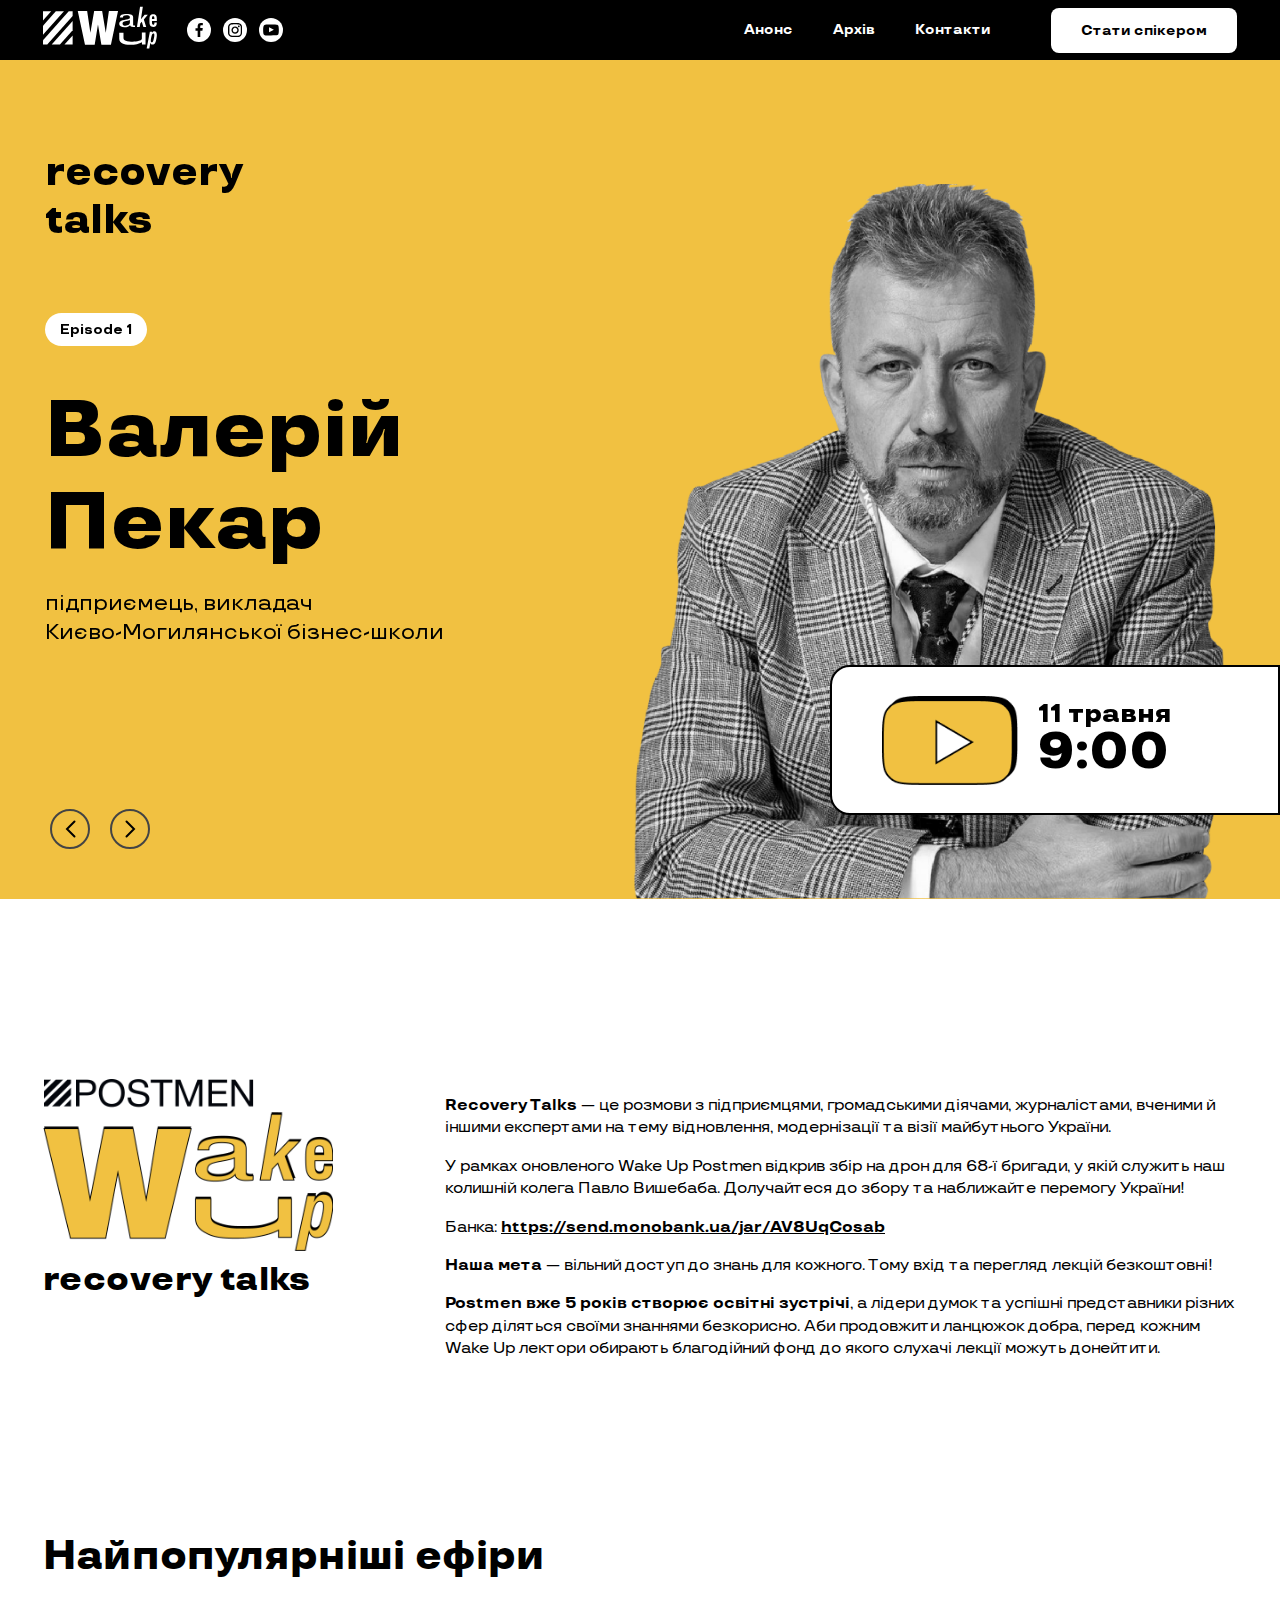
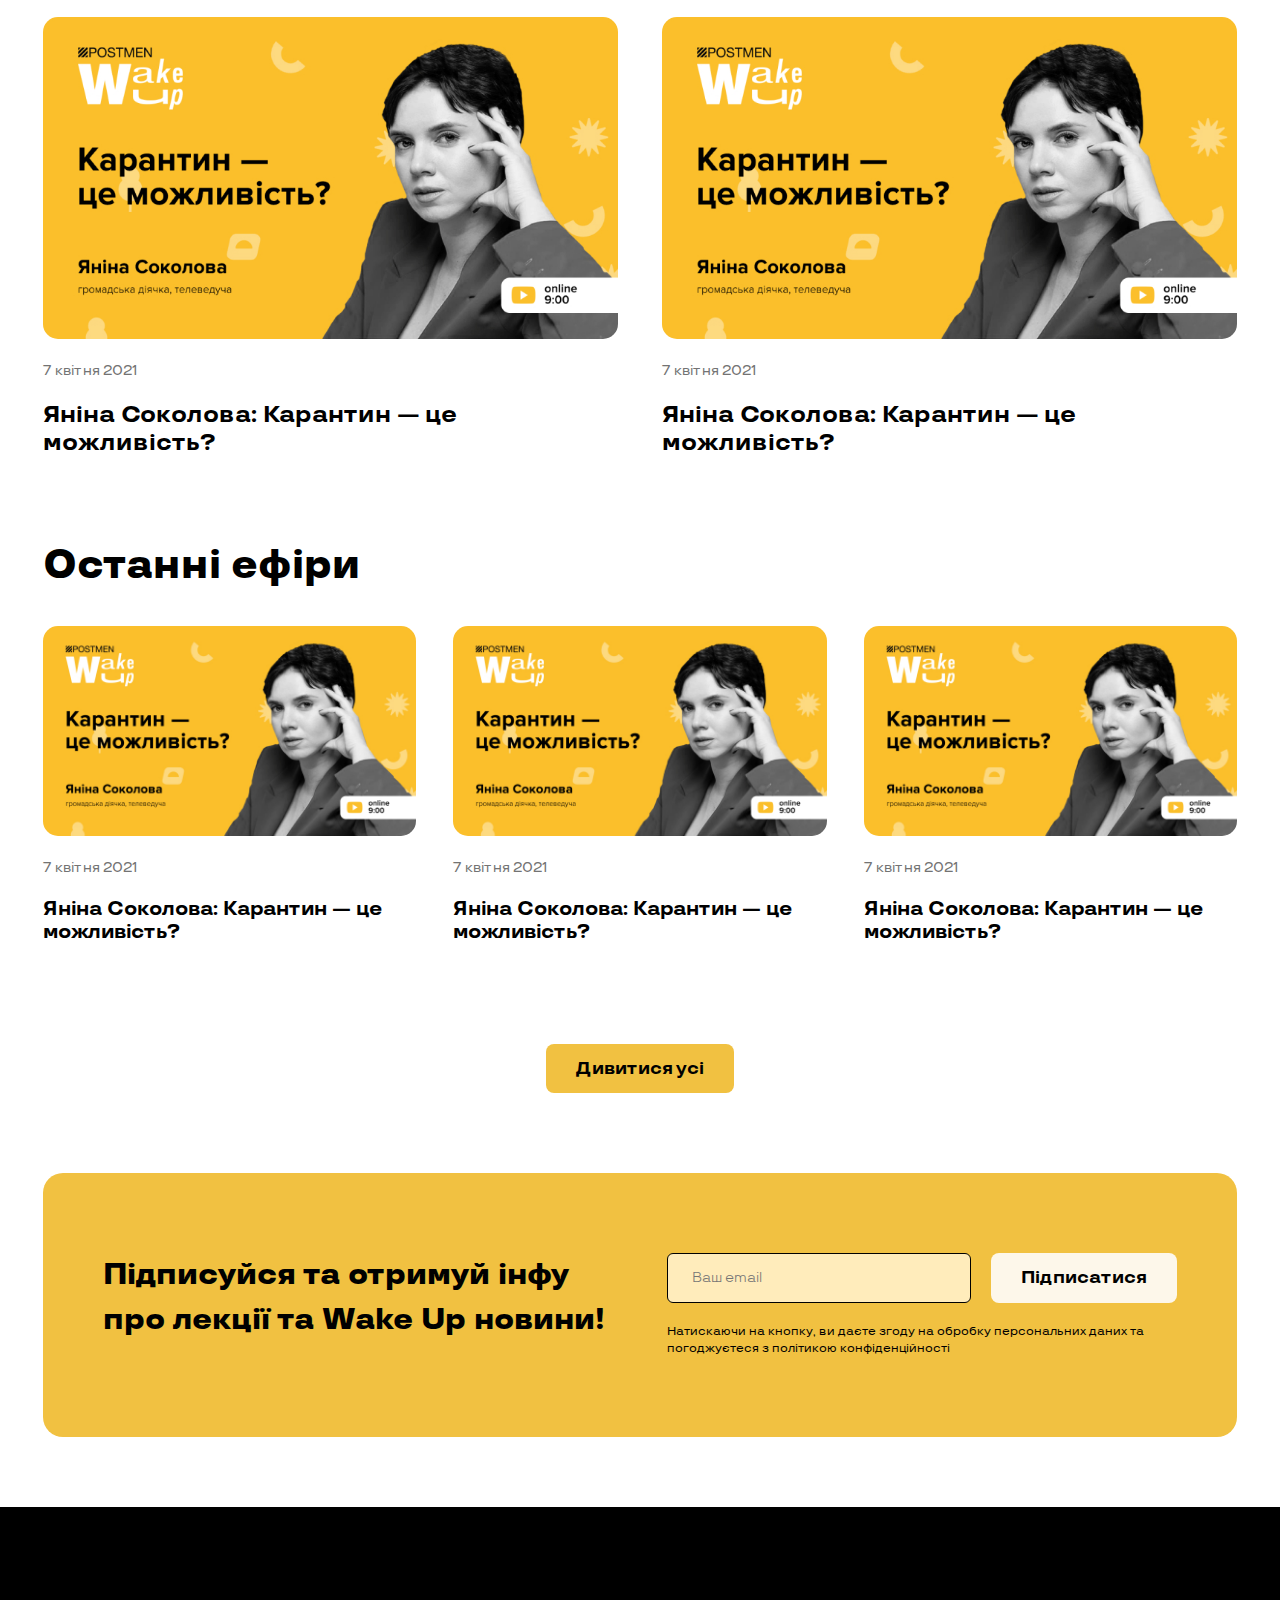
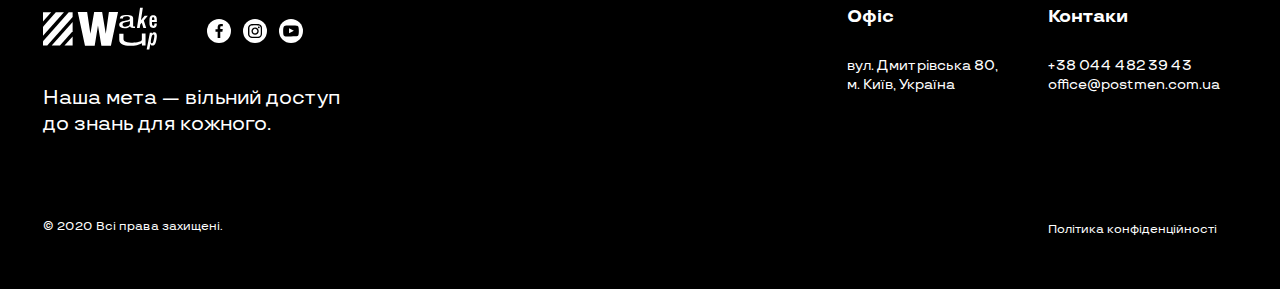
<file: index.html>
<!DOCTYPE html>
<html lang="uk">
<head>
    <meta charset="UTF-8">
    <title>Wake Up</title>
    <meta name="viewport" content="width=device-width, initial-scale=1">
    <link rel="icon" type="image/x-icon" href="images/favicon.svg">
    <link rel="stylesheet" type="text/css" href="style/styles.css">
</head>
<body>

<header class="header is-none-border">
    <div class="container u-height-100">
        <div class="row u-height-100">
            <div class="col-6 d-flex u-height-100 align-items-center">
                <a href="index.html" class="brand-name">
                    <img src="images/new-logo.svg" alt="Logo">
                </a>
                <div class="social d-xl-flex d-none">
                    <a href="" class="social_link">
                        <svg width="8" height="14" viewBox="0 0 8 14" fill="none" xmlns="http://www.w3.org/2000/svg">
                            <path fill-rule="evenodd" clip-rule="evenodd" d="M6.33481 2.33935H7.81367V0.0717564C7.58064 0.0717564 7.33864 0.0179791 7.09664 5.34113e-05H5.76118C5.08882 -0.00378772 4.43161 0.199636 3.87899 0.582638C3.57296 0.80424 3.31453 1.08501 3.11901 1.40832C2.92348 1.73163 2.79484 2.0909 2.74071 2.46483C2.69017 2.78509 2.6632 3.10862 2.66004 3.43282V5.14472H0.5V7.66328H2.65108V14H5.27719V7.65431H7.41931L7.75093 5.11783H5.25926V3.32527C5.30408 2.58135 5.74326 2.35728 6.33481 2.33935Z" fill="white"/>
                        </svg>
                    </a>
                    <a href="" class="social_link">
                        <svg width="14" height="14" viewBox="0 0 14 14" fill="none" xmlns="http://www.w3.org/2000/svg">
                            <path d="M3.72717 0H10.4258C10.5747 0.0744292 10.7979 0.0744291 10.9468 0.148858C11.6 0.254722 12.2108 0.540668 12.7104 0.97456C13.21 1.40845 13.5787 1.97309 13.7751 2.60502C13.885 2.96918 13.9598 3.34304 13.9984 3.72146V10.2712C13.892 11.1013 13.5855 11.8931 13.1053 12.5785C12.6933 13.0559 12.1768 13.4318 11.5959 13.677C11.015 13.9223 10.3854 14.0303 9.75594 13.9927H4.17375C3.17755 14.041 2.19806 13.7234 1.41987 13.0995C0.946647 12.6907 0.573204 12.179 0.328099 11.6037C0.082994 11.0283 -0.02728 10.4045 0.00571072 9.78V4.56995C-0.00658486 4.19626 0.0183477 3.82227 0.0801399 3.45352C0.155298 2.69046 0.469041 1.9705 0.976781 1.39595C1.48452 0.821402 2.16043 0.421494 2.90845 0.253059L3.72717 0ZM1.41987 7.07077V9.97351C1.38813 10.3432 1.43758 10.7153 1.56476 11.0638C1.69193 11.4123 1.89375 11.7288 2.15609 11.9912C2.41843 12.2535 2.73494 12.4553 3.08347 12.5825C3.43199 12.7097 3.8041 12.7591 4.17375 12.7274C6.10891 12.8018 8.04406 12.8018 9.97922 12.7274C11.6911 12.7274 12.6587 11.6854 12.7331 9.97351C12.8075 8.03835 12.8075 6.1032 12.7331 4.16804C12.7524 3.80131 12.6944 3.43463 12.5628 3.09178C12.4312 2.74893 12.229 2.43756 11.9694 2.17789C11.7097 1.91822 11.3983 1.71604 11.0555 1.58447C10.7126 1.4529 10.3459 1.39487 9.97922 1.41416C8.04406 1.33973 6.10891 1.33973 4.17375 1.41416C3.8041 1.38242 3.43199 1.43187 3.08347 1.55905C2.73494 1.68622 2.41843 1.88804 2.15609 2.15038C1.89375 2.41272 1.69193 2.72923 1.56476 3.07776C1.43758 3.42628 1.38813 3.79839 1.41987 4.16804V7.07077Z" fill="white"/>
                            <path d="M3.45898 7.10016C3.46095 6.13351 3.84582 5.20701 4.52935 4.52349C5.21287 3.83996 6.13937 3.45509 7.10601 3.45312C8.0673 3.47217 8.98392 3.86252 9.66379 4.54238C10.3437 5.22225 10.734 6.13887 10.753 7.10016C10.7511 8.0668 10.3662 8.9933 9.68268 9.67682C8.99916 10.3603 8.07266 10.7452 7.10601 10.7472C6.14473 10.7281 5.22811 10.3378 4.54824 9.65793C3.86838 8.97806 3.47803 8.06144 3.45898 7.10016ZM7.10601 4.79285C6.65395 4.7855 6.20998 4.9133 5.83102 5.15989C5.45206 5.40647 5.15535 5.7606 4.97894 6.17689C4.80253 6.59318 4.75444 7.05266 4.84085 7.49646C4.92725 7.94025 5.1442 8.34814 5.4639 8.66784C5.78361 8.98754 6.19149 9.20449 6.63528 9.29089C7.07908 9.3773 7.53856 9.32921 7.95485 9.1528C8.37114 8.97639 8.72527 8.67969 8.97185 8.30072C9.21844 7.92176 9.34624 7.47779 9.33889 7.02573C9.33889 6.43353 9.10364 5.86559 8.6849 5.44684C8.26615 5.0281 7.69821 4.79285 7.10601 4.79285Z" fill="white"/>
                            <path d="M9.93461 3.30457C9.93046 3.18616 9.95071 3.06816 9.99413 2.95792C10.0375 2.84768 10.1032 2.74755 10.187 2.66377C10.2707 2.57999 10.3709 2.51435 10.4811 2.47093C10.5914 2.42752 10.7094 2.40726 10.8278 2.41142C11.0595 2.42709 11.2777 2.52623 11.4419 2.69045C11.6061 2.85467 11.7052 3.07285 11.7209 3.30457C11.7209 3.54145 11.6268 3.76863 11.4593 3.93612C11.2918 4.10362 11.0646 4.19772 10.8278 4.19772C10.5909 4.19772 10.3637 4.10362 10.1962 3.93612C10.0287 3.76863 9.93461 3.54145 9.93461 3.30457Z" fill="white"/>
                        </svg>
                    </a>
                    <a href="" class="social_link">
                        <svg width="16" height="12" viewBox="0 0 16 12" fill="none" xmlns="http://www.w3.org/2000/svg">
                            <path fill-rule="evenodd" clip-rule="evenodd" d="M1.75881 11.1748C1.47894 11.09 1.22357 10.9391 1.01426 10.7349C0.804945 10.5306 0.647835 10.279 0.556183 10.0013C0.0324556 8.56591 -0.122723 2.57215 0.885936 1.38891C1.22164 1.004 1.6956 0.767014 2.20495 0.729402C4.91088 0.438442 13.2711 0.477237 14.2313 0.826389C14.5013 0.914002 14.7481 1.0616 14.953 1.25811C15.1579 1.45463 15.3157 1.69497 15.4145 1.96113C15.9867 3.44502 16.0061 8.83747 15.3369 10.2632C15.1594 10.6343 14.8622 10.9349 14.4931 11.1167C13.4845 11.621 3.09723 11.6113 1.75881 11.1748ZM6.05532 8.36224L10.9046 5.84059L6.05532 3.29954V8.36224Z" fill="white"/>
                        </svg>
                    </a>
                </div>
            </div>
            <div class="col-6 d-flex justify-content-end u-height-100 align-items-center">
                <nav class="header-navigation d-xl-flex d-none">
                    <a class="header-navigation_link" href="announcement.html">Анонс</a>
                    <a class="header-navigation_link" href="archive.html">Архів</a>
                    <a class="header-navigation_link" href="contacts.html">Контакти</a>
                </nav>
                <button type="button" class="burger-button d-xl-none">
                    <span></span>
                    <span></span>
                    <span></span>
                </button>

                <button class="header-button button is-on-dark-bg is-small" type="button">Стати спікером</button>
            </div>
        </div>
    </div>


    <div class="burger">
        <div class="burger-menu">
            <nav class="burger-nav">
                <a class="burger-nav-item" href="">Про проєкт</a>
                <a class="burger-nav-item" href="announcement.html">Анонс</a>
                <a class="burger-nav-item" href="archive.html">Архів</a>
                <a class="burger-nav-item" href="contacts.html">Контакти</a>
            </nav>
            <div class="social">
                <a href="" class="social_link">
                    <svg width="8" height="14" viewBox="0 0 8 14" fill="none" xmlns="http://www.w3.org/2000/svg">
                        <path fill-rule="evenodd" clip-rule="evenodd" d="M6.33481 2.33935H7.81367V0.0717564C7.58064 0.0717564 7.33864 0.0179791 7.09664 5.34113e-05H5.76118C5.08882 -0.00378772 4.43161 0.199636 3.87899 0.582638C3.57296 0.80424 3.31453 1.08501 3.11901 1.40832C2.92348 1.73163 2.79484 2.0909 2.74071 2.46483C2.69017 2.78509 2.6632 3.10862 2.66004 3.43282V5.14472H0.5V7.66328H2.65108V14H5.27719V7.65431H7.41931L7.75093 5.11783H5.25926V3.32527C5.30408 2.58135 5.74326 2.35728 6.33481 2.33935Z" fill="white"/>
                    </svg>
                </a>
                <a href="" class="social_link">
                    <svg width="14" height="14" viewBox="0 0 14 14" fill="none" xmlns="http://www.w3.org/2000/svg">
                        <path d="M3.72717 0H10.4258C10.5747 0.0744292 10.7979 0.0744291 10.9468 0.148858C11.6 0.254722 12.2108 0.540668 12.7104 0.97456C13.21 1.40845 13.5787 1.97309 13.7751 2.60502C13.885 2.96918 13.9598 3.34304 13.9984 3.72146V10.2712C13.892 11.1013 13.5855 11.8931 13.1053 12.5785C12.6933 13.0559 12.1768 13.4318 11.5959 13.677C11.015 13.9223 10.3854 14.0303 9.75594 13.9927H4.17375C3.17755 14.041 2.19806 13.7234 1.41987 13.0995C0.946647 12.6907 0.573204 12.179 0.328099 11.6037C0.082994 11.0283 -0.02728 10.4045 0.00571072 9.78V4.56995C-0.00658486 4.19626 0.0183477 3.82227 0.0801399 3.45352C0.155298 2.69046 0.469041 1.9705 0.976781 1.39595C1.48452 0.821402 2.16043 0.421494 2.90845 0.253059L3.72717 0ZM1.41987 7.07077V9.97351C1.38813 10.3432 1.43758 10.7153 1.56476 11.0638C1.69193 11.4123 1.89375 11.7288 2.15609 11.9912C2.41843 12.2535 2.73494 12.4553 3.08347 12.5825C3.43199 12.7097 3.8041 12.7591 4.17375 12.7274C6.10891 12.8018 8.04406 12.8018 9.97922 12.7274C11.6911 12.7274 12.6587 11.6854 12.7331 9.97351C12.8075 8.03835 12.8075 6.1032 12.7331 4.16804C12.7524 3.80131 12.6944 3.43463 12.5628 3.09178C12.4312 2.74893 12.229 2.43756 11.9694 2.17789C11.7097 1.91822 11.3983 1.71604 11.0555 1.58447C10.7126 1.4529 10.3459 1.39487 9.97922 1.41416C8.04406 1.33973 6.10891 1.33973 4.17375 1.41416C3.8041 1.38242 3.43199 1.43187 3.08347 1.55905C2.73494 1.68622 2.41843 1.88804 2.15609 2.15038C1.89375 2.41272 1.69193 2.72923 1.56476 3.07776C1.43758 3.42628 1.38813 3.79839 1.41987 4.16804V7.07077Z" fill="white"/>
                        <path d="M3.45898 7.10016C3.46095 6.13351 3.84582 5.20701 4.52935 4.52349C5.21287 3.83996 6.13937 3.45509 7.10601 3.45312C8.0673 3.47217 8.98392 3.86252 9.66379 4.54238C10.3437 5.22225 10.734 6.13887 10.753 7.10016C10.7511 8.0668 10.3662 8.9933 9.68268 9.67682C8.99916 10.3603 8.07266 10.7452 7.10601 10.7472C6.14473 10.7281 5.22811 10.3378 4.54824 9.65793C3.86838 8.97806 3.47803 8.06144 3.45898 7.10016ZM7.10601 4.79285C6.65395 4.7855 6.20998 4.9133 5.83102 5.15989C5.45206 5.40647 5.15535 5.7606 4.97894 6.17689C4.80253 6.59318 4.75444 7.05266 4.84085 7.49646C4.92725 7.94025 5.1442 8.34814 5.4639 8.66784C5.78361 8.98754 6.19149 9.20449 6.63528 9.29089C7.07908 9.3773 7.53856 9.32921 7.95485 9.1528C8.37114 8.97639 8.72527 8.67969 8.97185 8.30072C9.21844 7.92176 9.34624 7.47779 9.33889 7.02573C9.33889 6.43353 9.10364 5.86559 8.6849 5.44684C8.26615 5.0281 7.69821 4.79285 7.10601 4.79285Z" fill="white"/>
                        <path d="M9.93461 3.30457C9.93046 3.18616 9.95071 3.06816 9.99413 2.95792C10.0375 2.84768 10.1032 2.74755 10.187 2.66377C10.2707 2.57999 10.3709 2.51435 10.4811 2.47093C10.5914 2.42752 10.7094 2.40726 10.8278 2.41142C11.0595 2.42709 11.2777 2.52623 11.4419 2.69045C11.6061 2.85467 11.7052 3.07285 11.7209 3.30457C11.7209 3.54145 11.6268 3.76863 11.4593 3.93612C11.2918 4.10362 11.0646 4.19772 10.8278 4.19772C10.5909 4.19772 10.3637 4.10362 10.1962 3.93612C10.0287 3.76863 9.93461 3.54145 9.93461 3.30457Z" fill="white"/>
                    </svg>
                </a>
                <a href="" class="social_link">
                    <svg width="16" height="12" viewBox="0 0 16 12" fill="none" xmlns="http://www.w3.org/2000/svg">
                        <path fill-rule="evenodd" clip-rule="evenodd" d="M1.75881 11.1748C1.47894 11.09 1.22357 10.9391 1.01426 10.7349C0.804945 10.5306 0.647835 10.279 0.556183 10.0013C0.0324556 8.56591 -0.122723 2.57215 0.885936 1.38891C1.22164 1.004 1.6956 0.767014 2.20495 0.729402C4.91088 0.438442 13.2711 0.477237 14.2313 0.826389C14.5013 0.914002 14.7481 1.0616 14.953 1.25811C15.1579 1.45463 15.3157 1.69497 15.4145 1.96113C15.9867 3.44502 16.0061 8.83747 15.3369 10.2632C15.1594 10.6343 14.8622 10.9349 14.4931 11.1167C13.4845 11.621 3.09723 11.6113 1.75881 11.1748ZM6.05532 8.36224L10.9046 5.84059L6.05532 3.29954V8.36224Z" fill="white"/>
                    </svg>
                </a>
            </div>
        </div>
    </div>

</header>



<main>
    <div class="hero-block-wrapper">
        <div class="hero-block">

            <div class="slider-hero-block">
                <div>
                    <div class="hero-block-slide">
                        <a href="#" class="hero-block-item ">
                            <div class="hero-block-item-container container">
                                <div class="row">
                                    <div class="hero-block_info col-12 col-lg-6">
                                        <h2 class="hero-block_info_h2 d-none d-lg-block">recovery <br>
                                            talks</h2>
                                        <div>
                                            <span class="label is-white">Episode 1</span>
                                        </div>
                                        <h1 class="hero-block_info_h1">Валерій <br>
                                            Пекар
                                        </h1>
                                        <p class="hero-block_info_p">підприємець, викладач <br>
                                            Києво-Могилянської бізнес-школи </p>
                                    </div>

                                    <div class="hero-block_img is-bottom col-12 col-lg-6">
                                        <h2 class="hero-block_info_h2 d-block d-lg-none">recovery<br>
                                            talks</h2>

                                        <img class="u-img-fluid" src="images/valerii.png"
                                             srcset="
                        images/valerii_x2.png 800w,
                        images/valerii_x3.png  1200w,
                      "
                                             alt="Валерій Пекар">
                                    </div>
                                </div>

                            </div>

                            <div class="hero-block_capture">
                                <img src="images/hero-block-capture-img.png" alt="youtube icon">
                                <div class="hero-block_capture_info">
                                    <p class="hero-block_capture_info_date">11 травня</p>
                                    <p class="hero-block_capture_info_time">9:00</p>
                                </div>
                            </div>
                        </a>

                    </div>
                </div>
                <div>
                    <div class="hero-block-slide">
                        <a href="#" class="hero-block-item ">
                            <div class="hero-block-item-container container">
                                <div class="row">
                                    <div class="hero-block_info col-12 col-lg-6">
                                        <h2 class="hero-block_info_h2 d-none d-lg-block">recovery <br>
                                            talks</h2>
                                        <div>
                                            <span class="label is-white">Episode 1</span>
                                        </div>
                                        <h1 class="hero-block_info_h1">Валерій <br>
                                            Пекар
                                        </h1>
                                        <p class="hero-block_info_p">підприємець, викладач <br>
                                            Києво-Могилянської бізнес-школи </p>
                                    </div>

                                    <div class="hero-block_img is-bottom col-12 col-lg-6">
                                        <h2 class="hero-block_info_h2 d-block d-lg-none">recovery<br>
                                            talks</h2>

                                        <img class="u-img-fluid" src="images/valerii.png"
                                             srcset="
                        images/valerii_x2.png 800w,
                        images/valerii_x3.png  1200w,
                      "
                                             alt="Валерій Пекар">
                                    </div>
                                </div>

                            </div>

                            <div class="hero-block_capture">
                                <img src="images/hero-block-capture-img.png" alt="youtube icon">
                                <div class="hero-block_capture_info">
                                    <p class="hero-block_capture_info_date">11 травня</p>
                                    <p class="hero-block_capture_info_time">9:00</p>
                                </div>
                            </div>
                        </a>

                    </div>
                </div>
            </div>
        </div>
    </div>

    <div class="container container-index-about">
        <div class="row">
            <div class="col-lg-4 col-12 container-index-about-img">
                <img class="u-img-fluid" src="images/new-postmen-wake-up.png" alt="Postmen Wake Up">
                <p class="container-index-about-img_text">recovery talks</p>
            </div>
            <div class="col-lg-8 col-12">
                <p><strong>Recovery Talks</strong> — це розмови з підприємцями, громадськими діячами, журналістами, вченими й іншими експертами на тему відновлення, модернізації та візії майбутнього України.</p>

                <p>У рамках оновленого Wake Up Postmen відкрив збір на дрон для 68-ї бригади, у якій служить наш колишній колега Павло Вишебаба. Долучайтеся до збору та наближайте перемогу України!</p>

                <p>
                    Банка: <a href="https://send.monobank.ua/jar/AV8UqCosab"><strong>https://send.monobank.ua/jar/AV8UqCosab</strong></a>
                </p>

                <p>
                    <strong>Наша мета</strong> — вільний доступ до знань для кожного. Тому вхід та перегляд лекцій безкоштовні!
                </p>

                <p>
                    <strong>Postmen вже 5 років створює освітні зустрічі</strong>, а лідери думок та успішні представники різних сфер діляться своїми знаннями безкорисно. Аби продовжити ланцюжок добра, перед кожним Wake Up лектори обирають благодійний фонд до якого слухачі лекції можуть донейтити.
                </p>
            </div>
        </div>
    </div>

    <section class="container container-popular">
        <div class="title-main u-h1">Найпопулярніші ефіри</div>
        <div class="card-container is-big">
            <a href="lecture.html" class="card">
                <div class="card_image">
                    <img class="" src="images/card-img.jpg" alt="card image">
                </div>
                <div class="card_time">
                    7 квітня 2021
                </div>
                <div class="card_title">
                    Яніна Соколова: Карантин — це можливість?
                </div>
            </a>

            <a href="lecture.html" class="card">
                <div class="card_image">
                    <img class="" src="images/card-img.jpg" alt="card image">
                </div>
                <div class="card_time">
                    7 квітня 2021
                </div>
                <div class="card_title">
                    Яніна Соколова: Карантин — це можливість?
                </div>
            </a>
        </div>
    </section>

    <section class="container container-cards">
        <div class="title-main u-h1">Останні ефіри</div>
        <div class="card-container">
            <a  href="lecture.html" class="card">
                <div class="card_image">
                    <img class="" src="images/card-img.jpg" alt="card image">
                </div>
                <div class="card_time">
                    7 квітня 2021
                </div>
                <div class="card_title">
                    Яніна Соколова: Карантин — це можливість?
                </div>
            </a>
            <a  href="lecture.html" class="card">
                <div class="card_image">
                    <img class="" src="images/card-img.jpg" alt="card image">
                </div>
                <div class="card_time">
                    7 квітня 2021
                </div>
                <div class="card_title">
                    Яніна Соколова: Карантин — це можливість?
                </div>
            </a>
            <a  href="lecture.html" class="card">
                <div class="card_image">
                    <img class="" src="images/card-img.jpg" alt="card image">
                </div>
                <div class="card_time">
                    7 квітня 2021
                </div>
                <div class="card_title">
                    Яніна Соколова: Карантин — це можливість?
                </div>
            </a>
        </div>
        <div class="u-text-center">
            <button class="button" type="button">Дивитися усі</button>
        </div>
    </section>

    <section class="container">
        <div class="subscribe-section">
            <div class="subscribe-title u-h2">
                Підписуйся та отримуй інфу про лекції та Wake Up новини!
            </div>
            <form class="subscribe-form subscribe-form-step-one is-active" action="">
                <div class="form-control is-subscribe">
                    <input class="form-control_input" type="email" placeholder="Ваш email">
                    <span class="error">This is not valid</span>
                </div>
                <button class="button is-subscribe" type="submit" onclick="subscribeForm()">Підписатися</button>
                <p class="subscribe-form_text">Натискаючи на кнопку, ви даєте згоду на обробку персональних даних
                    та погоджуєтеся з політикою конфіденційності</p>
            </form>
            <div class="subscribe-form-step-two">
                <div class="subscribe-form-circle-approve">
                    <img src="images/check.svg" alt="check mark">
                </div>
                Дякую. Підписка оформлена
            </div>
        </div>
    </section>

</main>

<footer class="footer">
    <div class="container">
        <div class="row">
            <div class="col-xl-8 col-lg-6 col-md-4 col-12">
                <div class="d-flex justify-content-between justify-content-lg-start">
                    <a href="index.html" class="brand-name">
                        <img src="images/new-logo.svg" alt="Logo">
                    </a>
                    <div class="social d-flex d-md-none d-lg-flex align-items-center">
                        <a href="" class="social_link">
                            <svg width="8" height="14" viewBox="0 0 8 14" fill="none" xmlns="http://www.w3.org/2000/svg">
                                <path fill-rule="evenodd" clip-rule="evenodd" d="M6.33481 2.33935H7.81367V0.0717564C7.58064 0.0717564 7.33864 0.0179791 7.09664 5.34113e-05H5.76118C5.08882 -0.00378772 4.43161 0.199636 3.87899 0.582638C3.57296 0.80424 3.31453 1.08501 3.11901 1.40832C2.92348 1.73163 2.79484 2.0909 2.74071 2.46483C2.69017 2.78509 2.6632 3.10862 2.66004 3.43282V5.14472H0.5V7.66328H2.65108V14H5.27719V7.65431H7.41931L7.75093 5.11783H5.25926V3.32527C5.30408 2.58135 5.74326 2.35728 6.33481 2.33935Z" fill="white"/>
                            </svg>
                        </a>
                        <a href="" class="social_link">
                            <svg width="14" height="14" viewBox="0 0 14 14" fill="none" xmlns="http://www.w3.org/2000/svg">
                                <path d="M3.72717 0H10.4258C10.5747 0.0744292 10.7979 0.0744291 10.9468 0.148858C11.6 0.254722 12.2108 0.540668 12.7104 0.97456C13.21 1.40845 13.5787 1.97309 13.7751 2.60502C13.885 2.96918 13.9598 3.34304 13.9984 3.72146V10.2712C13.892 11.1013 13.5855 11.8931 13.1053 12.5785C12.6933 13.0559 12.1768 13.4318 11.5959 13.677C11.015 13.9223 10.3854 14.0303 9.75594 13.9927H4.17375C3.17755 14.041 2.19806 13.7234 1.41987 13.0995C0.946647 12.6907 0.573204 12.179 0.328099 11.6037C0.082994 11.0283 -0.02728 10.4045 0.00571072 9.78V4.56995C-0.00658486 4.19626 0.0183477 3.82227 0.0801399 3.45352C0.155298 2.69046 0.469041 1.9705 0.976781 1.39595C1.48452 0.821402 2.16043 0.421494 2.90845 0.253059L3.72717 0ZM1.41987 7.07077V9.97351C1.38813 10.3432 1.43758 10.7153 1.56476 11.0638C1.69193 11.4123 1.89375 11.7288 2.15609 11.9912C2.41843 12.2535 2.73494 12.4553 3.08347 12.5825C3.43199 12.7097 3.8041 12.7591 4.17375 12.7274C6.10891 12.8018 8.04406 12.8018 9.97922 12.7274C11.6911 12.7274 12.6587 11.6854 12.7331 9.97351C12.8075 8.03835 12.8075 6.1032 12.7331 4.16804C12.7524 3.80131 12.6944 3.43463 12.5628 3.09178C12.4312 2.74893 12.229 2.43756 11.9694 2.17789C11.7097 1.91822 11.3983 1.71604 11.0555 1.58447C10.7126 1.4529 10.3459 1.39487 9.97922 1.41416C8.04406 1.33973 6.10891 1.33973 4.17375 1.41416C3.8041 1.38242 3.43199 1.43187 3.08347 1.55905C2.73494 1.68622 2.41843 1.88804 2.15609 2.15038C1.89375 2.41272 1.69193 2.72923 1.56476 3.07776C1.43758 3.42628 1.38813 3.79839 1.41987 4.16804V7.07077Z" fill="white"/>
                                <path d="M3.45898 7.10016C3.46095 6.13351 3.84582 5.20701 4.52935 4.52349C5.21287 3.83996 6.13937 3.45509 7.10601 3.45312C8.0673 3.47217 8.98392 3.86252 9.66379 4.54238C10.3437 5.22225 10.734 6.13887 10.753 7.10016C10.7511 8.0668 10.3662 8.9933 9.68268 9.67682C8.99916 10.3603 8.07266 10.7452 7.10601 10.7472C6.14473 10.7281 5.22811 10.3378 4.54824 9.65793C3.86838 8.97806 3.47803 8.06144 3.45898 7.10016ZM7.10601 4.79285C6.65395 4.7855 6.20998 4.9133 5.83102 5.15989C5.45206 5.40647 5.15535 5.7606 4.97894 6.17689C4.80253 6.59318 4.75444 7.05266 4.84085 7.49646C4.92725 7.94025 5.1442 8.34814 5.4639 8.66784C5.78361 8.98754 6.19149 9.20449 6.63528 9.29089C7.07908 9.3773 7.53856 9.32921 7.95485 9.1528C8.37114 8.97639 8.72527 8.67969 8.97185 8.30072C9.21844 7.92176 9.34624 7.47779 9.33889 7.02573C9.33889 6.43353 9.10364 5.86559 8.6849 5.44684C8.26615 5.0281 7.69821 4.79285 7.10601 4.79285Z" fill="white"/>
                                <path d="M9.93461 3.30457C9.93046 3.18616 9.95071 3.06816 9.99413 2.95792C10.0375 2.84768 10.1032 2.74755 10.187 2.66377C10.2707 2.57999 10.3709 2.51435 10.4811 2.47093C10.5914 2.42752 10.7094 2.40726 10.8278 2.41142C11.0595 2.42709 11.2777 2.52623 11.4419 2.69045C11.6061 2.85467 11.7052 3.07285 11.7209 3.30457C11.7209 3.54145 11.6268 3.76863 11.4593 3.93612C11.2918 4.10362 11.0646 4.19772 10.8278 4.19772C10.5909 4.19772 10.3637 4.10362 10.1962 3.93612C10.0287 3.76863 9.93461 3.54145 9.93461 3.30457Z" fill="white"/>
                            </svg>
                        </a>
                        <a href="" class="social_link">
                            <svg width="16" height="12" viewBox="0 0 16 12" fill="none" xmlns="http://www.w3.org/2000/svg">
                                <path fill-rule="evenodd" clip-rule="evenodd" d="M1.75881 11.1748C1.47894 11.09 1.22357 10.9391 1.01426 10.7349C0.804945 10.5306 0.647835 10.279 0.556183 10.0013C0.0324556 8.56591 -0.122723 2.57215 0.885936 1.38891C1.22164 1.004 1.6956 0.767014 2.20495 0.729402C4.91088 0.438442 13.2711 0.477237 14.2313 0.826389C14.5013 0.914002 14.7481 1.0616 14.953 1.25811C15.1579 1.45463 15.3157 1.69497 15.4145 1.96113C15.9867 3.44502 16.0061 8.83747 15.3369 10.2632C15.1594 10.6343 14.8622 10.9349 14.4931 11.1167C13.4845 11.621 3.09723 11.6113 1.75881 11.1748ZM6.05532 8.36224L10.9046 5.84059L6.05532 3.29954V8.36224Z" fill="white"/>
                            </svg>
                        </a>
                    </div>
                </div>
                <div class="footer-tagline">Наша мета — вільний доступ <br> до знань для кожного.</div>
            </div>
            <div class="col-xl-2 col-lg-3 col-md-4 col-6">
                <div class="footer-title">Офіс</div>
                <div class="footer-info">вул. Дмитрівська 80, <br> м. Київ, Україна</div>
            </div>
            <div class="col-xl-2 col-lg-3 col-md-4 col-6">
                <div class="footer-title">Контаки</div>
                <div class="footer-info">
                    <a class="footer-link" href="tel:+380444823943">+38 044 482 39 43</a> <br>
                    <a class="footer-link" href="mailto:office@postmen.com.ua">office@postmen.com.ua</a>
                </div>
            </div>
        </div>

        <div class="row footer-copytext">
            <div class="social  col-md-4 d-none d-md-flex d-lg-none">
                <a href="" class="social_link">
                    <svg width="8" height="14" viewBox="0 0 8 14" fill="none" xmlns="http://www.w3.org/2000/svg">
                        <path fill-rule="evenodd" clip-rule="evenodd" d="M6.33481 2.33935H7.81367V0.0717564C7.58064 0.0717564 7.33864 0.0179791 7.09664 5.34113e-05H5.76118C5.08882 -0.00378772 4.43161 0.199636 3.87899 0.582638C3.57296 0.80424 3.31453 1.08501 3.11901 1.40832C2.92348 1.73163 2.79484 2.0909 2.74071 2.46483C2.69017 2.78509 2.6632 3.10862 2.66004 3.43282V5.14472H0.5V7.66328H2.65108V14H5.27719V7.65431H7.41931L7.75093 5.11783H5.25926V3.32527C5.30408 2.58135 5.74326 2.35728 6.33481 2.33935Z" fill="white"/>
                    </svg>
                </a>
                <a href="" class="social_link">
                    <svg width="14" height="14" viewBox="0 0 14 14" fill="none" xmlns="http://www.w3.org/2000/svg">
                        <path d="M3.72717 0H10.4258C10.5747 0.0744292 10.7979 0.0744291 10.9468 0.148858C11.6 0.254722 12.2108 0.540668 12.7104 0.97456C13.21 1.40845 13.5787 1.97309 13.7751 2.60502C13.885 2.96918 13.9598 3.34304 13.9984 3.72146V10.2712C13.892 11.1013 13.5855 11.8931 13.1053 12.5785C12.6933 13.0559 12.1768 13.4318 11.5959 13.677C11.015 13.9223 10.3854 14.0303 9.75594 13.9927H4.17375C3.17755 14.041 2.19806 13.7234 1.41987 13.0995C0.946647 12.6907 0.573204 12.179 0.328099 11.6037C0.082994 11.0283 -0.02728 10.4045 0.00571072 9.78V4.56995C-0.00658486 4.19626 0.0183477 3.82227 0.0801399 3.45352C0.155298 2.69046 0.469041 1.9705 0.976781 1.39595C1.48452 0.821402 2.16043 0.421494 2.90845 0.253059L3.72717 0ZM1.41987 7.07077V9.97351C1.38813 10.3432 1.43758 10.7153 1.56476 11.0638C1.69193 11.4123 1.89375 11.7288 2.15609 11.9912C2.41843 12.2535 2.73494 12.4553 3.08347 12.5825C3.43199 12.7097 3.8041 12.7591 4.17375 12.7274C6.10891 12.8018 8.04406 12.8018 9.97922 12.7274C11.6911 12.7274 12.6587 11.6854 12.7331 9.97351C12.8075 8.03835 12.8075 6.1032 12.7331 4.16804C12.7524 3.80131 12.6944 3.43463 12.5628 3.09178C12.4312 2.74893 12.229 2.43756 11.9694 2.17789C11.7097 1.91822 11.3983 1.71604 11.0555 1.58447C10.7126 1.4529 10.3459 1.39487 9.97922 1.41416C8.04406 1.33973 6.10891 1.33973 4.17375 1.41416C3.8041 1.38242 3.43199 1.43187 3.08347 1.55905C2.73494 1.68622 2.41843 1.88804 2.15609 2.15038C1.89375 2.41272 1.69193 2.72923 1.56476 3.07776C1.43758 3.42628 1.38813 3.79839 1.41987 4.16804V7.07077Z" fill="white"/>
                        <path d="M3.45898 7.10016C3.46095 6.13351 3.84582 5.20701 4.52935 4.52349C5.21287 3.83996 6.13937 3.45509 7.10601 3.45312C8.0673 3.47217 8.98392 3.86252 9.66379 4.54238C10.3437 5.22225 10.734 6.13887 10.753 7.10016C10.7511 8.0668 10.3662 8.9933 9.68268 9.67682C8.99916 10.3603 8.07266 10.7452 7.10601 10.7472C6.14473 10.7281 5.22811 10.3378 4.54824 9.65793C3.86838 8.97806 3.47803 8.06144 3.45898 7.10016ZM7.10601 4.79285C6.65395 4.7855 6.20998 4.9133 5.83102 5.15989C5.45206 5.40647 5.15535 5.7606 4.97894 6.17689C4.80253 6.59318 4.75444 7.05266 4.84085 7.49646C4.92725 7.94025 5.1442 8.34814 5.4639 8.66784C5.78361 8.98754 6.19149 9.20449 6.63528 9.29089C7.07908 9.3773 7.53856 9.32921 7.95485 9.1528C8.37114 8.97639 8.72527 8.67969 8.97185 8.30072C9.21844 7.92176 9.34624 7.47779 9.33889 7.02573C9.33889 6.43353 9.10364 5.86559 8.6849 5.44684C8.26615 5.0281 7.69821 4.79285 7.10601 4.79285Z" fill="white"/>
                        <path d="M9.93461 3.30457C9.93046 3.18616 9.95071 3.06816 9.99413 2.95792C10.0375 2.84768 10.1032 2.74755 10.187 2.66377C10.2707 2.57999 10.3709 2.51435 10.4811 2.47093C10.5914 2.42752 10.7094 2.40726 10.8278 2.41142C11.0595 2.42709 11.2777 2.52623 11.4419 2.69045C11.6061 2.85467 11.7052 3.07285 11.7209 3.30457C11.7209 3.54145 11.6268 3.76863 11.4593 3.93612C11.2918 4.10362 11.0646 4.19772 10.8278 4.19772C10.5909 4.19772 10.3637 4.10362 10.1962 3.93612C10.0287 3.76863 9.93461 3.54145 9.93461 3.30457Z" fill="white"/>
                    </svg>
                </a>
                <a href="" class="social_link">
                    <svg width="16" height="12" viewBox="0 0 16 12" fill="none" xmlns="http://www.w3.org/2000/svg">
                        <path fill-rule="evenodd" clip-rule="evenodd" d="M1.75881 11.1748C1.47894 11.09 1.22357 10.9391 1.01426 10.7349C0.804945 10.5306 0.647835 10.279 0.556183 10.0013C0.0324556 8.56591 -0.122723 2.57215 0.885936 1.38891C1.22164 1.004 1.6956 0.767014 2.20495 0.729402C4.91088 0.438442 13.2711 0.477237 14.2313 0.826389C14.5013 0.914002 14.7481 1.0616 14.953 1.25811C15.1579 1.45463 15.3157 1.69497 15.4145 1.96113C15.9867 3.44502 16.0061 8.83747 15.3369 10.2632C15.1594 10.6343 14.8622 10.9349 14.4931 11.1167C13.4845 11.621 3.09723 11.6113 1.75881 11.1748ZM6.05532 8.36224L10.9046 5.84059L6.05532 3.29954V8.36224Z" fill="white"/>
                    </svg>
                </a>
            </div>
            <div class="col-xl-10 col-lg-9 col-md-4 col-12 u-font-size-smalled">© 2020 Всі права захищені.</div>
            <div class="col-xl-2 col-lg-3 col-md-4 col-12"><a class="footer-link u-font-size-smalled" href="privacy-policy.html">Політика конфіденційності</a></div>
        </div>
    </div>
</footer>

<div class="modal is-hidden">
    <div class="modal-container">
        <button class="close-modal"><img src="images/close.svg" alt="close icon"></button>
        <div class="step-one is-active">
            <h2 class="u-h2 title-main u-text-center">Стати спікером</h2>
            <form action="" class="modal-form">
                <div class="modal-form-control">
                    <input type="text" placeholder="Ім’я" class="modal-form-control_input">
                    <span class="error">This is not valid</span>
                </div>
                <div class="modal-form-control">
                    <input type="tel" placeholder="Телефон" class="modal-form-control_input">
                    <span class="error">This is not valid</span>
                </div>
                <div class="modal-form-control col-all">
                    <input type="text" placeholder="Запропонуй тему" class="modal-form-control_input">
                    <span class="error">This is not valid</span>
                </div>
                <div class="modal-form-control col-all">
                    <input type="text" placeholder="Чому ця тема важлива" class="modal-form-control_input">
                    <span class="error">This is not valid</span>
                </div>
                <div class="modal-form-control col-all">
                    <textarea name="" id="" cols="30" rows="3" placeholder="Ща саме ти розкажеш" class="modal-form-control_input col-all"></textarea>
                    <span class="error">This is not valid</span>
                </div>
                <div class="modal-button-container u-text-center col-all">
                    <button class="modal-button button" onclick="stepForm()">Відправити</button>
                </div>
            </form>
        </div>
        <div class="step-two">
            <div class="circle-approve">
                <img src="images/check.svg" alt="check mark">
            </div>
            <h2 class="u-h1 u-font-family-stinger">Дякую</h2>
            <p class="u-h5">Ваш запит надіслано. <br>
                Найближчим часом з Вам зв'яжуться</p>
        </div>
    </div>

    <div class="overlay is-hidden"></div>
</div>

<script type="text/javascript" src="script/jquery-3.6.1.min.js"></script>
<script src="script/slick.min.js" type="text/javascript" charset="utf-8"></script>
<script src="script/main.js" type="text/javascript" charset="utf-8"></script>
<script type="text/javascript" charset="utf-8">
    $(document).ready(function(){
        $('.slider-hero-block').slick({
            infinite: true,
            slidesToShow: 1,
            slidesToScroll: 1,
        });
    });
</script>

</body>
</html>
</file>
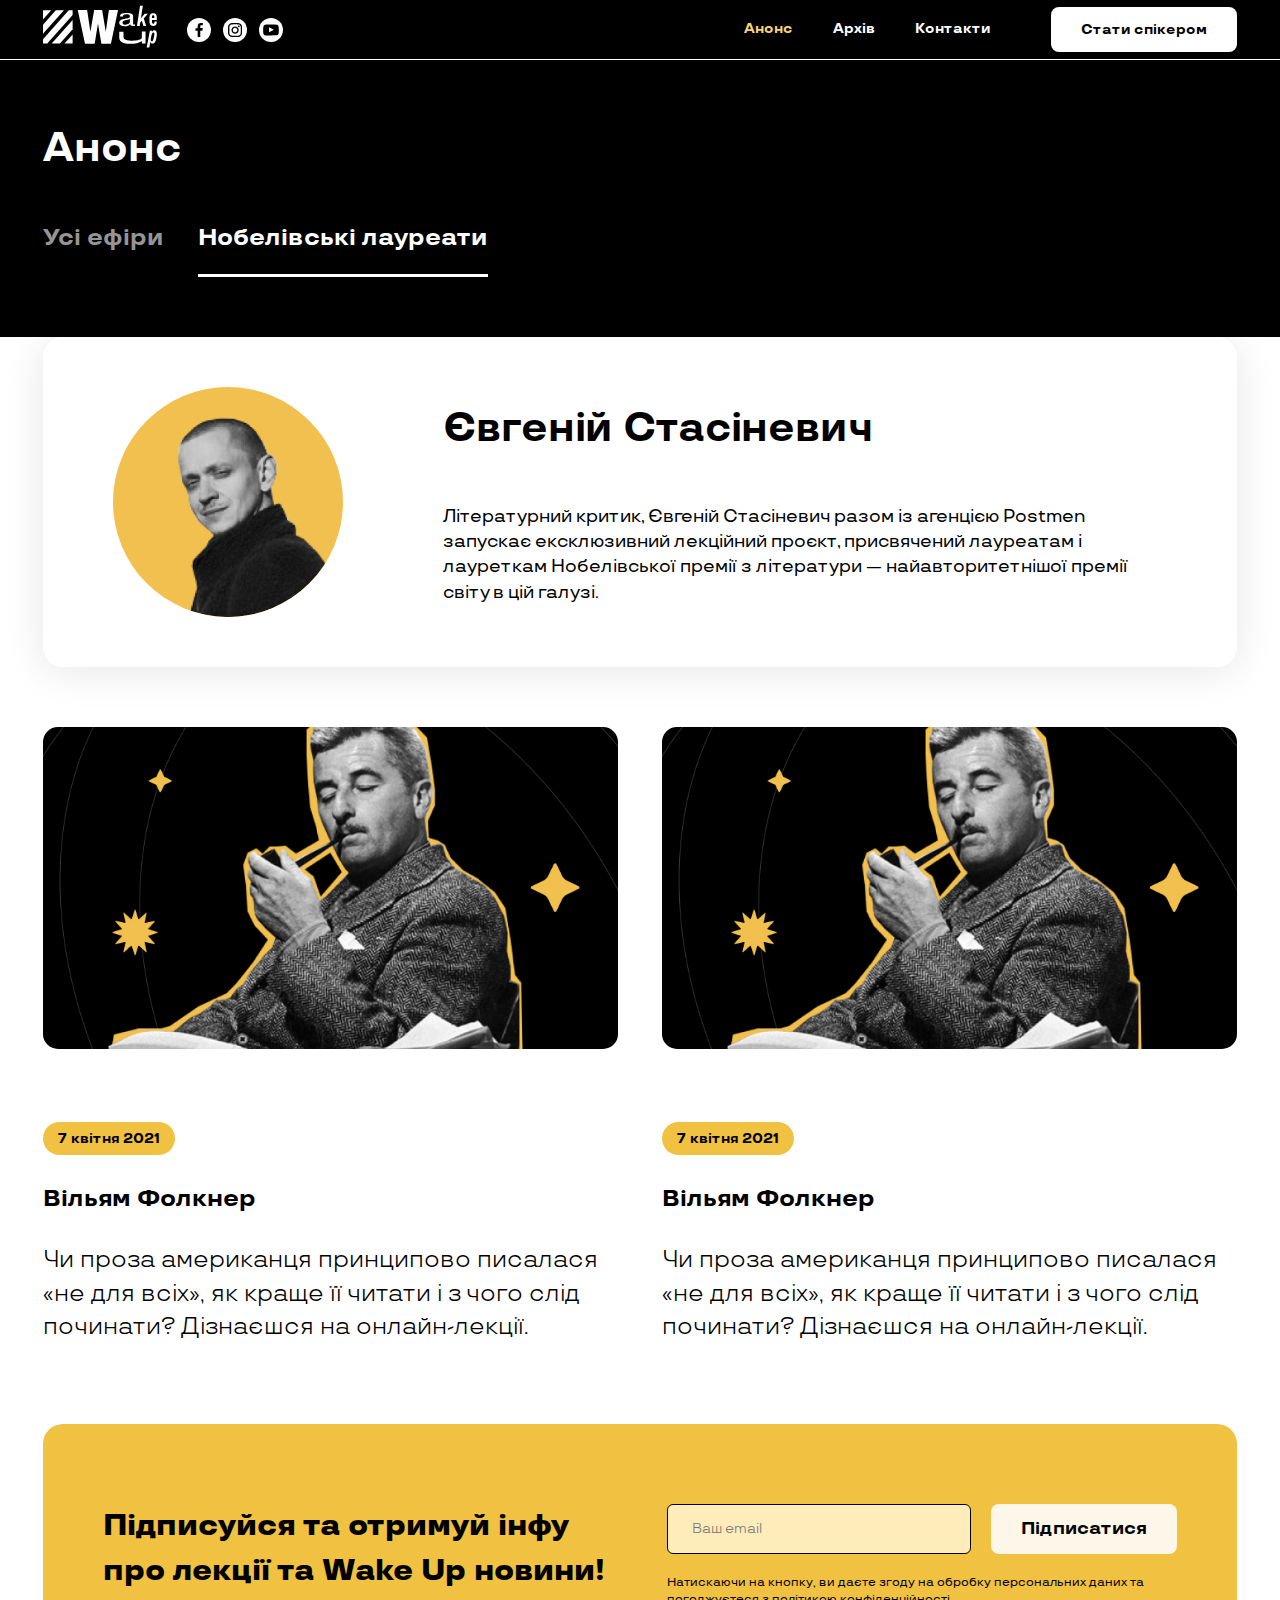
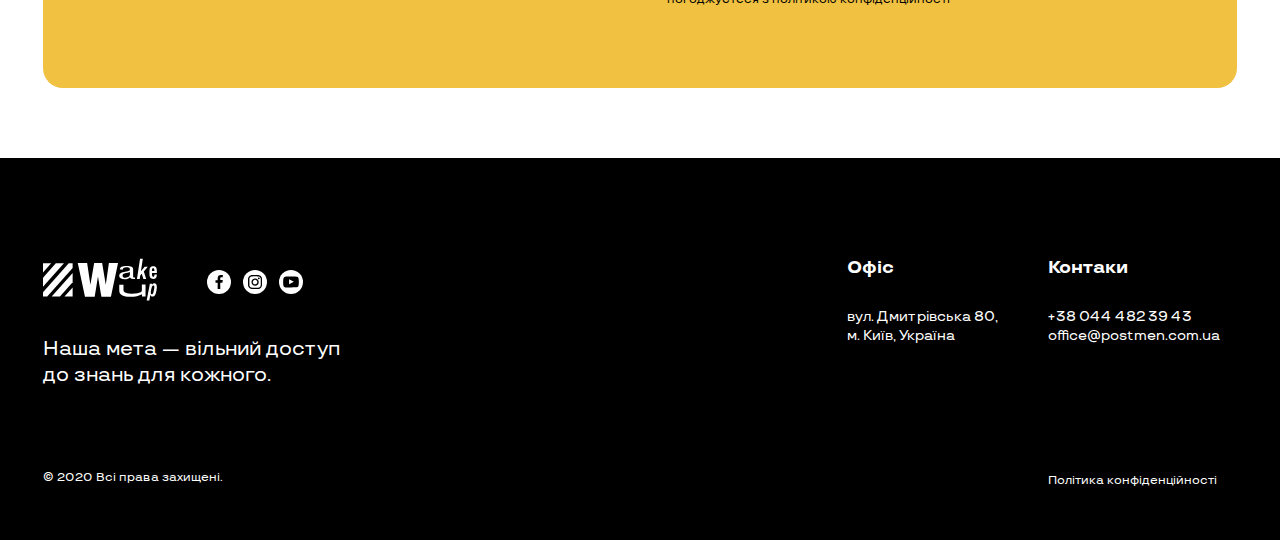
<file: announcement.html>
<!DOCTYPE html>
<html lang="uk">
<head>
    <meta charset="UTF-8">
    <title>Wake Up</title>
    <meta name="viewport" content="width=device-width, initial-scale=1">
    <link rel="icon" type="image/x-icon" href="images/favicon.svg">
    <link rel="stylesheet" type="text/css" href="style/styles.css">
</head>
<body>

<header class="header">
    <div class="container u-height-100">
        <div class="row u-height-100">
            <div class="col-6 d-flex u-height-100 align-items-center">
                <a href="index.html" class="brand-name">
                    <img src="images/new-logo.svg" alt="Logo">
                </a>
                <div class="social d-xl-flex d-none">
                    <a href="" class="social_link">
                        <svg width="8" height="14" viewBox="0 0 8 14" fill="none" xmlns="http://www.w3.org/2000/svg">
                            <path fill-rule="evenodd" clip-rule="evenodd" d="M6.33481 2.33935H7.81367V0.0717564C7.58064 0.0717564 7.33864 0.0179791 7.09664 5.34113e-05H5.76118C5.08882 -0.00378772 4.43161 0.199636 3.87899 0.582638C3.57296 0.80424 3.31453 1.08501 3.11901 1.40832C2.92348 1.73163 2.79484 2.0909 2.74071 2.46483C2.69017 2.78509 2.6632 3.10862 2.66004 3.43282V5.14472H0.5V7.66328H2.65108V14H5.27719V7.65431H7.41931L7.75093 5.11783H5.25926V3.32527C5.30408 2.58135 5.74326 2.35728 6.33481 2.33935Z" fill="white"/>
                        </svg>
                    </a>
                    <a href="" class="social_link">
                        <svg width="14" height="14" viewBox="0 0 14 14" fill="none" xmlns="http://www.w3.org/2000/svg">
                            <path d="M3.72717 0H10.4258C10.5747 0.0744292 10.7979 0.0744291 10.9468 0.148858C11.6 0.254722 12.2108 0.540668 12.7104 0.97456C13.21 1.40845 13.5787 1.97309 13.7751 2.60502C13.885 2.96918 13.9598 3.34304 13.9984 3.72146V10.2712C13.892 11.1013 13.5855 11.8931 13.1053 12.5785C12.6933 13.0559 12.1768 13.4318 11.5959 13.677C11.015 13.9223 10.3854 14.0303 9.75594 13.9927H4.17375C3.17755 14.041 2.19806 13.7234 1.41987 13.0995C0.946647 12.6907 0.573204 12.179 0.328099 11.6037C0.082994 11.0283 -0.02728 10.4045 0.00571072 9.78V4.56995C-0.00658486 4.19626 0.0183477 3.82227 0.0801399 3.45352C0.155298 2.69046 0.469041 1.9705 0.976781 1.39595C1.48452 0.821402 2.16043 0.421494 2.90845 0.253059L3.72717 0ZM1.41987 7.07077V9.97351C1.38813 10.3432 1.43758 10.7153 1.56476 11.0638C1.69193 11.4123 1.89375 11.7288 2.15609 11.9912C2.41843 12.2535 2.73494 12.4553 3.08347 12.5825C3.43199 12.7097 3.8041 12.7591 4.17375 12.7274C6.10891 12.8018 8.04406 12.8018 9.97922 12.7274C11.6911 12.7274 12.6587 11.6854 12.7331 9.97351C12.8075 8.03835 12.8075 6.1032 12.7331 4.16804C12.7524 3.80131 12.6944 3.43463 12.5628 3.09178C12.4312 2.74893 12.229 2.43756 11.9694 2.17789C11.7097 1.91822 11.3983 1.71604 11.0555 1.58447C10.7126 1.4529 10.3459 1.39487 9.97922 1.41416C8.04406 1.33973 6.10891 1.33973 4.17375 1.41416C3.8041 1.38242 3.43199 1.43187 3.08347 1.55905C2.73494 1.68622 2.41843 1.88804 2.15609 2.15038C1.89375 2.41272 1.69193 2.72923 1.56476 3.07776C1.43758 3.42628 1.38813 3.79839 1.41987 4.16804V7.07077Z" fill="white"/>
                            <path d="M3.45898 7.10016C3.46095 6.13351 3.84582 5.20701 4.52935 4.52349C5.21287 3.83996 6.13937 3.45509 7.10601 3.45312C8.0673 3.47217 8.98392 3.86252 9.66379 4.54238C10.3437 5.22225 10.734 6.13887 10.753 7.10016C10.7511 8.0668 10.3662 8.9933 9.68268 9.67682C8.99916 10.3603 8.07266 10.7452 7.10601 10.7472C6.14473 10.7281 5.22811 10.3378 4.54824 9.65793C3.86838 8.97806 3.47803 8.06144 3.45898 7.10016ZM7.10601 4.79285C6.65395 4.7855 6.20998 4.9133 5.83102 5.15989C5.45206 5.40647 5.15535 5.7606 4.97894 6.17689C4.80253 6.59318 4.75444 7.05266 4.84085 7.49646C4.92725 7.94025 5.1442 8.34814 5.4639 8.66784C5.78361 8.98754 6.19149 9.20449 6.63528 9.29089C7.07908 9.3773 7.53856 9.32921 7.95485 9.1528C8.37114 8.97639 8.72527 8.67969 8.97185 8.30072C9.21844 7.92176 9.34624 7.47779 9.33889 7.02573C9.33889 6.43353 9.10364 5.86559 8.6849 5.44684C8.26615 5.0281 7.69821 4.79285 7.10601 4.79285Z" fill="white"/>
                            <path d="M9.93461 3.30457C9.93046 3.18616 9.95071 3.06816 9.99413 2.95792C10.0375 2.84768 10.1032 2.74755 10.187 2.66377C10.2707 2.57999 10.3709 2.51435 10.4811 2.47093C10.5914 2.42752 10.7094 2.40726 10.8278 2.41142C11.0595 2.42709 11.2777 2.52623 11.4419 2.69045C11.6061 2.85467 11.7052 3.07285 11.7209 3.30457C11.7209 3.54145 11.6268 3.76863 11.4593 3.93612C11.2918 4.10362 11.0646 4.19772 10.8278 4.19772C10.5909 4.19772 10.3637 4.10362 10.1962 3.93612C10.0287 3.76863 9.93461 3.54145 9.93461 3.30457Z" fill="white"/>
                        </svg>
                    </a>
                    <a href="" class="social_link">
                        <svg width="16" height="12" viewBox="0 0 16 12" fill="none" xmlns="http://www.w3.org/2000/svg">
                            <path fill-rule="evenodd" clip-rule="evenodd" d="M1.75881 11.1748C1.47894 11.09 1.22357 10.9391 1.01426 10.7349C0.804945 10.5306 0.647835 10.279 0.556183 10.0013C0.0324556 8.56591 -0.122723 2.57215 0.885936 1.38891C1.22164 1.004 1.6956 0.767014 2.20495 0.729402C4.91088 0.438442 13.2711 0.477237 14.2313 0.826389C14.5013 0.914002 14.7481 1.0616 14.953 1.25811C15.1579 1.45463 15.3157 1.69497 15.4145 1.96113C15.9867 3.44502 16.0061 8.83747 15.3369 10.2632C15.1594 10.6343 14.8622 10.9349 14.4931 11.1167C13.4845 11.621 3.09723 11.6113 1.75881 11.1748ZM6.05532 8.36224L10.9046 5.84059L6.05532 3.29954V8.36224Z" fill="white"/>
                        </svg>
                    </a>
                </div>
            </div>
            <div class="col-6 d-flex justify-content-end u-height-100 align-items-center">
                <nav class="header-navigation d-xl-flex d-none">
                    <a class="header-navigation_link is-active" href="announcement.html">Анонс</a>
                    <a class="header-navigation_link" href="archive.html">Архів</a>
                    <a class="header-navigation_link" href="contacts.html">Контакти</a>
                </nav>
                <button type="button" class="burger-button d-xl-none">
                    <span></span>
                    <span></span>
                    <span></span>
                </button>

                <button class="header-button button is-on-dark-bg is-small" type="button">Стати спікером </button>
            </div>
        </div>
    </div>


    <div class="burger">
        <div class="burger-menu">
            <nav class="burger-nav">
                <a class="burger-nav-item" href="">Про проєкт</a>
                <a class="burger-nav-item" href="announcement.html">Анонс</a>
                <a class="burger-nav-item" href="archive.html">Архів</a>
                <a class="burger-nav-item" href="contacts.html">Контакти</a>
            </nav>
            <div class="social">
                <a href="" class="social_link"><img src="images/facebook.svg" alt="facebook icon"></a>
                <a href="" class="social_link"><img src="images/instagram.svg" alt="instagram icon"></a>
                <a href="" class="social_link"><img src="images/youtube.svg" alt="youtube icon"></a>
            </div>
        </div>
    </div>

</header>

<div class="after-header ">
    <div class="container container-title">
        <h1 class="u-h1 container-title-h1">Анонс</h1>
        <div class="tabs">
            <button class="tab-link" onclick="openTab(event, 'ethers')">Усі ефіри</button>
            <button class="tab-link is-active" onclick="openTab(event, 'laureates')">Нобелівські лауреати</button>
        </div>
    </div>
</div>

<main>
    <div id="ethers" class="tab-content ">
        <section class="container">
            <div class="card-container is-big">
                <a  href="lecture.html" class="card">
                    <div class="card_image">
                        <img class="" src="images/card-img.jpg" alt="card image">
                    </div>
                    <div class="card_time">
                        7 квітня 2021
                    </div>
                    <div class="card_title">
                        Яніна Соколова: Карантин — це можливість?
                    </div>
                </a>

                <a href="lecture.html" class="card">
                    <div class="card_image">
                        <img class="" src="images/card-img.jpg" alt="card image">
                    </div>
                    <div class="card_time">
                        7 квітня 2021
                    </div>
                    <div class="card_title">
                        Яніна Соколова: Карантин — це можливість?
                    </div>
                </a>
            </div>
        </section>
    </div>

    <div id="laureates" class="tab-content is-active">
        <div class="container">
            <div class="container-laureate">
                <div class="container-laureate_image">
                    <img src="images/laureate.png" alt="laureate">
                </div>
                <h2 class="u-h1 u-font-family-stinger container-laureate_info_title">Євгеній Стасіневич</h2>
                <p class="container-laureate_info_p">Літературний критик, Євгеній Стасіневич разом із агенцією Postmen запускає ексклюзивний
                    лекційний проєкт, присвячений лауреатам і лауреткам Нобелівської премії з літератури —
                    найавторитетнішої премії світу в цій галузі.</p>
            </div>
        </div>

        <section class="container">
            <div class="card-container is-big">
                <div class="card">
                    <a href="lecture.html" class="card_image">
                        <img class="" src="images/card-announcement.jpg" alt="card image">
                    </a>
                    <div class="card_label label is-accent">
                        7 квітня 2021
                    </div>
                    <a href="lecture.html" class="card_title">
                        Вільям Фолкнер
                    </a>
                    <div class="card_text">
                        Чи проза американця принципово писалася «не для всіх», як краще її читати і з чого
                        слід починати? Дізнаєшся на онлайн-лекції.
                    </div>
                </div>
                <div class="card">
                    <a href="lecture.html" class="card_image">
                        <img class="" src="images/card-announcement.jpg" alt="card image">
                    </a>
                    <div class="card_label label is-accent">
                        7 квітня 2021
                    </div>
                    <a href="lecture.html" class="card_title">
                        Вільям Фолкнер
                    </a>
                    <div class="card_text">
                        Чи проза американця принципово писалася «не для всіх», як краще її читати і з чого
                        слід починати? Дізнаєшся на онлайн-лекції.
                    </div>
                </div>
            </div>
        </section>
    </div>



    <section class="container">
        <div class="subscribe-section">
            <div class="subscribe-title u-h2">
                Підписуйся та отримуй інфу про лекції та Wake Up новини!
            </div>
            <form class="subscribe-form subscribe-form-step-one is-active" action="">
                <div class="form-control is-subscribe">
                    <input class="form-control_input" type="email" placeholder="Ваш email">
                    <span class="error">This is not valid</span>
                </div>
                <button class="button is-subscribe" type="submit" onclick="subscribeForm()">Підписатися</button>
                <p class="subscribe-form_text">Натискаючи на кнопку, ви даєте згоду на обробку персональних даних
                    та погоджуєтеся з політикою конфіденційності</p>
            </form>
            <div class="subscribe-form-step-two">
                <div class="subscribe-form-circle-approve">
                    <img src="images/check.svg" alt="check mark">
                </div>
                Дякую. Підписка оформлена
            </div>
        </div>
    </section>

</main>

<footer class="footer">
    <div class="container">
        <div class="row">
            <div class="col-xl-8 col-lg-6 col-md-4 col-12">
                <div class="d-flex justify-content-between justify-content-lg-start">
                    <a href="index.html" class="brand-name">
                        <img src="images/new-logo.svg" alt="Logo">
                    </a>
                    <div class="social d-flex d-md-none d-lg-flex align-items-center">
                        <a href="" class="social_link">
                            <svg width="8" height="14" viewBox="0 0 8 14" fill="none" xmlns="http://www.w3.org/2000/svg">
                                <path fill-rule="evenodd" clip-rule="evenodd" d="M6.33481 2.33935H7.81367V0.0717564C7.58064 0.0717564 7.33864 0.0179791 7.09664 5.34113e-05H5.76118C5.08882 -0.00378772 4.43161 0.199636 3.87899 0.582638C3.57296 0.80424 3.31453 1.08501 3.11901 1.40832C2.92348 1.73163 2.79484 2.0909 2.74071 2.46483C2.69017 2.78509 2.6632 3.10862 2.66004 3.43282V5.14472H0.5V7.66328H2.65108V14H5.27719V7.65431H7.41931L7.75093 5.11783H5.25926V3.32527C5.30408 2.58135 5.74326 2.35728 6.33481 2.33935Z" fill="white"/>
                            </svg>
                        </a>
                        <a href="" class="social_link">
                            <svg width="14" height="14" viewBox="0 0 14 14" fill="none" xmlns="http://www.w3.org/2000/svg">
                                <path d="M3.72717 0H10.4258C10.5747 0.0744292 10.7979 0.0744291 10.9468 0.148858C11.6 0.254722 12.2108 0.540668 12.7104 0.97456C13.21 1.40845 13.5787 1.97309 13.7751 2.60502C13.885 2.96918 13.9598 3.34304 13.9984 3.72146V10.2712C13.892 11.1013 13.5855 11.8931 13.1053 12.5785C12.6933 13.0559 12.1768 13.4318 11.5959 13.677C11.015 13.9223 10.3854 14.0303 9.75594 13.9927H4.17375C3.17755 14.041 2.19806 13.7234 1.41987 13.0995C0.946647 12.6907 0.573204 12.179 0.328099 11.6037C0.082994 11.0283 -0.02728 10.4045 0.00571072 9.78V4.56995C-0.00658486 4.19626 0.0183477 3.82227 0.0801399 3.45352C0.155298 2.69046 0.469041 1.9705 0.976781 1.39595C1.48452 0.821402 2.16043 0.421494 2.90845 0.253059L3.72717 0ZM1.41987 7.07077V9.97351C1.38813 10.3432 1.43758 10.7153 1.56476 11.0638C1.69193 11.4123 1.89375 11.7288 2.15609 11.9912C2.41843 12.2535 2.73494 12.4553 3.08347 12.5825C3.43199 12.7097 3.8041 12.7591 4.17375 12.7274C6.10891 12.8018 8.04406 12.8018 9.97922 12.7274C11.6911 12.7274 12.6587 11.6854 12.7331 9.97351C12.8075 8.03835 12.8075 6.1032 12.7331 4.16804C12.7524 3.80131 12.6944 3.43463 12.5628 3.09178C12.4312 2.74893 12.229 2.43756 11.9694 2.17789C11.7097 1.91822 11.3983 1.71604 11.0555 1.58447C10.7126 1.4529 10.3459 1.39487 9.97922 1.41416C8.04406 1.33973 6.10891 1.33973 4.17375 1.41416C3.8041 1.38242 3.43199 1.43187 3.08347 1.55905C2.73494 1.68622 2.41843 1.88804 2.15609 2.15038C1.89375 2.41272 1.69193 2.72923 1.56476 3.07776C1.43758 3.42628 1.38813 3.79839 1.41987 4.16804V7.07077Z" fill="white"/>
                                <path d="M3.45898 7.10016C3.46095 6.13351 3.84582 5.20701 4.52935 4.52349C5.21287 3.83996 6.13937 3.45509 7.10601 3.45312C8.0673 3.47217 8.98392 3.86252 9.66379 4.54238C10.3437 5.22225 10.734 6.13887 10.753 7.10016C10.7511 8.0668 10.3662 8.9933 9.68268 9.67682C8.99916 10.3603 8.07266 10.7452 7.10601 10.7472C6.14473 10.7281 5.22811 10.3378 4.54824 9.65793C3.86838 8.97806 3.47803 8.06144 3.45898 7.10016ZM7.10601 4.79285C6.65395 4.7855 6.20998 4.9133 5.83102 5.15989C5.45206 5.40647 5.15535 5.7606 4.97894 6.17689C4.80253 6.59318 4.75444 7.05266 4.84085 7.49646C4.92725 7.94025 5.1442 8.34814 5.4639 8.66784C5.78361 8.98754 6.19149 9.20449 6.63528 9.29089C7.07908 9.3773 7.53856 9.32921 7.95485 9.1528C8.37114 8.97639 8.72527 8.67969 8.97185 8.30072C9.21844 7.92176 9.34624 7.47779 9.33889 7.02573C9.33889 6.43353 9.10364 5.86559 8.6849 5.44684C8.26615 5.0281 7.69821 4.79285 7.10601 4.79285Z" fill="white"/>
                                <path d="M9.93461 3.30457C9.93046 3.18616 9.95071 3.06816 9.99413 2.95792C10.0375 2.84768 10.1032 2.74755 10.187 2.66377C10.2707 2.57999 10.3709 2.51435 10.4811 2.47093C10.5914 2.42752 10.7094 2.40726 10.8278 2.41142C11.0595 2.42709 11.2777 2.52623 11.4419 2.69045C11.6061 2.85467 11.7052 3.07285 11.7209 3.30457C11.7209 3.54145 11.6268 3.76863 11.4593 3.93612C11.2918 4.10362 11.0646 4.19772 10.8278 4.19772C10.5909 4.19772 10.3637 4.10362 10.1962 3.93612C10.0287 3.76863 9.93461 3.54145 9.93461 3.30457Z" fill="white"/>
                            </svg>
                        </a>
                        <a href="" class="social_link">
                            <svg width="16" height="12" viewBox="0 0 16 12" fill="none" xmlns="http://www.w3.org/2000/svg">
                                <path fill-rule="evenodd" clip-rule="evenodd" d="M1.75881 11.1748C1.47894 11.09 1.22357 10.9391 1.01426 10.7349C0.804945 10.5306 0.647835 10.279 0.556183 10.0013C0.0324556 8.56591 -0.122723 2.57215 0.885936 1.38891C1.22164 1.004 1.6956 0.767014 2.20495 0.729402C4.91088 0.438442 13.2711 0.477237 14.2313 0.826389C14.5013 0.914002 14.7481 1.0616 14.953 1.25811C15.1579 1.45463 15.3157 1.69497 15.4145 1.96113C15.9867 3.44502 16.0061 8.83747 15.3369 10.2632C15.1594 10.6343 14.8622 10.9349 14.4931 11.1167C13.4845 11.621 3.09723 11.6113 1.75881 11.1748ZM6.05532 8.36224L10.9046 5.84059L6.05532 3.29954V8.36224Z" fill="white"/>
                            </svg>
                        </a>
                    </div>
                </div>
                <div class="footer-tagline">Наша мета — вільний доступ <br> до знань для кожного.</div>
            </div>
            <div class="col-xl-2 col-lg-3 col-md-4 col-6">
                <div class="footer-title">Офіс</div>
                <div class="footer-info">вул. Дмитрівська 80, <br> м. Київ, Україна</div>
            </div>
            <div class="col-xl-2 col-lg-3 col-md-4 col-6">
                <div class="footer-title">Контаки</div>
                <div class="footer-info">
                    <a class="footer-link" href="tel:+380444823943">+38 044 482 39 43</a> <br>
                    <a class="footer-link" href="mailto:office@postmen.com.ua">office@postmen.com.ua</a>
                </div>
            </div>
        </div>

        <div class="row footer-copytext">
            <div class="social  col-md-4 d-none d-md-flex d-lg-none">
                <a href="" class="social_link">
                    <svg width="8" height="14" viewBox="0 0 8 14" fill="none" xmlns="http://www.w3.org/2000/svg">
                        <path fill-rule="evenodd" clip-rule="evenodd" d="M6.33481 2.33935H7.81367V0.0717564C7.58064 0.0717564 7.33864 0.0179791 7.09664 5.34113e-05H5.76118C5.08882 -0.00378772 4.43161 0.199636 3.87899 0.582638C3.57296 0.80424 3.31453 1.08501 3.11901 1.40832C2.92348 1.73163 2.79484 2.0909 2.74071 2.46483C2.69017 2.78509 2.6632 3.10862 2.66004 3.43282V5.14472H0.5V7.66328H2.65108V14H5.27719V7.65431H7.41931L7.75093 5.11783H5.25926V3.32527C5.30408 2.58135 5.74326 2.35728 6.33481 2.33935Z" fill="white"/>
                    </svg>
                </a>
                <a href="" class="social_link">
                    <svg width="14" height="14" viewBox="0 0 14 14" fill="none" xmlns="http://www.w3.org/2000/svg">
                        <path d="M3.72717 0H10.4258C10.5747 0.0744292 10.7979 0.0744291 10.9468 0.148858C11.6 0.254722 12.2108 0.540668 12.7104 0.97456C13.21 1.40845 13.5787 1.97309 13.7751 2.60502C13.885 2.96918 13.9598 3.34304 13.9984 3.72146V10.2712C13.892 11.1013 13.5855 11.8931 13.1053 12.5785C12.6933 13.0559 12.1768 13.4318 11.5959 13.677C11.015 13.9223 10.3854 14.0303 9.75594 13.9927H4.17375C3.17755 14.041 2.19806 13.7234 1.41987 13.0995C0.946647 12.6907 0.573204 12.179 0.328099 11.6037C0.082994 11.0283 -0.02728 10.4045 0.00571072 9.78V4.56995C-0.00658486 4.19626 0.0183477 3.82227 0.0801399 3.45352C0.155298 2.69046 0.469041 1.9705 0.976781 1.39595C1.48452 0.821402 2.16043 0.421494 2.90845 0.253059L3.72717 0ZM1.41987 7.07077V9.97351C1.38813 10.3432 1.43758 10.7153 1.56476 11.0638C1.69193 11.4123 1.89375 11.7288 2.15609 11.9912C2.41843 12.2535 2.73494 12.4553 3.08347 12.5825C3.43199 12.7097 3.8041 12.7591 4.17375 12.7274C6.10891 12.8018 8.04406 12.8018 9.97922 12.7274C11.6911 12.7274 12.6587 11.6854 12.7331 9.97351C12.8075 8.03835 12.8075 6.1032 12.7331 4.16804C12.7524 3.80131 12.6944 3.43463 12.5628 3.09178C12.4312 2.74893 12.229 2.43756 11.9694 2.17789C11.7097 1.91822 11.3983 1.71604 11.0555 1.58447C10.7126 1.4529 10.3459 1.39487 9.97922 1.41416C8.04406 1.33973 6.10891 1.33973 4.17375 1.41416C3.8041 1.38242 3.43199 1.43187 3.08347 1.55905C2.73494 1.68622 2.41843 1.88804 2.15609 2.15038C1.89375 2.41272 1.69193 2.72923 1.56476 3.07776C1.43758 3.42628 1.38813 3.79839 1.41987 4.16804V7.07077Z" fill="white"/>
                        <path d="M3.45898 7.10016C3.46095 6.13351 3.84582 5.20701 4.52935 4.52349C5.21287 3.83996 6.13937 3.45509 7.10601 3.45312C8.0673 3.47217 8.98392 3.86252 9.66379 4.54238C10.3437 5.22225 10.734 6.13887 10.753 7.10016C10.7511 8.0668 10.3662 8.9933 9.68268 9.67682C8.99916 10.3603 8.07266 10.7452 7.10601 10.7472C6.14473 10.7281 5.22811 10.3378 4.54824 9.65793C3.86838 8.97806 3.47803 8.06144 3.45898 7.10016ZM7.10601 4.79285C6.65395 4.7855 6.20998 4.9133 5.83102 5.15989C5.45206 5.40647 5.15535 5.7606 4.97894 6.17689C4.80253 6.59318 4.75444 7.05266 4.84085 7.49646C4.92725 7.94025 5.1442 8.34814 5.4639 8.66784C5.78361 8.98754 6.19149 9.20449 6.63528 9.29089C7.07908 9.3773 7.53856 9.32921 7.95485 9.1528C8.37114 8.97639 8.72527 8.67969 8.97185 8.30072C9.21844 7.92176 9.34624 7.47779 9.33889 7.02573C9.33889 6.43353 9.10364 5.86559 8.6849 5.44684C8.26615 5.0281 7.69821 4.79285 7.10601 4.79285Z" fill="white"/>
                        <path d="M9.93461 3.30457C9.93046 3.18616 9.95071 3.06816 9.99413 2.95792C10.0375 2.84768 10.1032 2.74755 10.187 2.66377C10.2707 2.57999 10.3709 2.51435 10.4811 2.47093C10.5914 2.42752 10.7094 2.40726 10.8278 2.41142C11.0595 2.42709 11.2777 2.52623 11.4419 2.69045C11.6061 2.85467 11.7052 3.07285 11.7209 3.30457C11.7209 3.54145 11.6268 3.76863 11.4593 3.93612C11.2918 4.10362 11.0646 4.19772 10.8278 4.19772C10.5909 4.19772 10.3637 4.10362 10.1962 3.93612C10.0287 3.76863 9.93461 3.54145 9.93461 3.30457Z" fill="white"/>
                    </svg>
                </a>
                <a href="" class="social_link">
                    <svg width="16" height="12" viewBox="0 0 16 12" fill="none" xmlns="http://www.w3.org/2000/svg">
                        <path fill-rule="evenodd" clip-rule="evenodd" d="M1.75881 11.1748C1.47894 11.09 1.22357 10.9391 1.01426 10.7349C0.804945 10.5306 0.647835 10.279 0.556183 10.0013C0.0324556 8.56591 -0.122723 2.57215 0.885936 1.38891C1.22164 1.004 1.6956 0.767014 2.20495 0.729402C4.91088 0.438442 13.2711 0.477237 14.2313 0.826389C14.5013 0.914002 14.7481 1.0616 14.953 1.25811C15.1579 1.45463 15.3157 1.69497 15.4145 1.96113C15.9867 3.44502 16.0061 8.83747 15.3369 10.2632C15.1594 10.6343 14.8622 10.9349 14.4931 11.1167C13.4845 11.621 3.09723 11.6113 1.75881 11.1748ZM6.05532 8.36224L10.9046 5.84059L6.05532 3.29954V8.36224Z" fill="white"/>
                    </svg>
                </a>
            </div>
            <div class="col-xl-10 col-lg-9 col-md-4 col-12 u-font-size-smalled">© 2020 Всі права захищені.</div>
            <div class="col-xl-2 col-lg-3 col-md-4 col-12"><a class="footer-link u-font-size-smalled" href="privacy-policy.html">Політика конфіденційності</a></div>
        </div>
    </div>
</footer>


<div class="modal is-hidden">
    <div class="modal-container">
        <button class="close-modal"><img src="images/close.svg" alt="close icon"></button>
        <div class="step-one is-active">
            <h2 class="u-h2 title-main u-text-center">Стати спікером</h2>
            <form action="" class="modal-form">
                <div class="modal-form-control">
                    <input type="text" placeholder="Ім’я" class="modal-form-control_input">
                    <span class="error">This is not valid</span>
                </div>
                <div class="modal-form-control">
                    <input type="tel" placeholder="Телефон" class="modal-form-control_input">
                    <span class="error">This is not valid</span>
                </div>
                <div class="modal-form-control col-all">
                    <input type="text" placeholder="Запропонуй тему" class="modal-form-control_input">
                    <span class="error">This is not valid</span>
                </div>
                <div class="modal-form-control col-all">
                    <input type="text" placeholder="Чому ця тема важлива" class="modal-form-control_input">
                    <span class="error">This is not valid</span>
                </div>
                <div class="modal-form-control col-all">
                    <textarea name="" id="" cols="30" rows="3" placeholder="Ща саме ти розкажеш" class="modal-form-control_input col-all"></textarea>
                    <span class="error">This is not valid</span>
                </div>
                <div class="modal-button-container u-text-center col-all">
                    <button class="modal-button button" onclick="stepForm()">Відправити</button>
                </div>
            </form>
        </div>
        <div class="step-two">
            <div class="circle-approve">
                <img src="images/check.svg" alt="check mark">
            </div>
            <h2 class="u-h1 u-font-family-stinger">Дякую</h2>
            <p class="u-h5">Ваш запит надіслано. <br>
                Найближчим часом з Вам зв'яжуться</p>
        </div>
    </div>

    <div class="overlay is-hidden"></div>
</div>

<script src="script/main.js" type="text/javascript" charset="utf-8"></script>

</body>
</html>
</file>
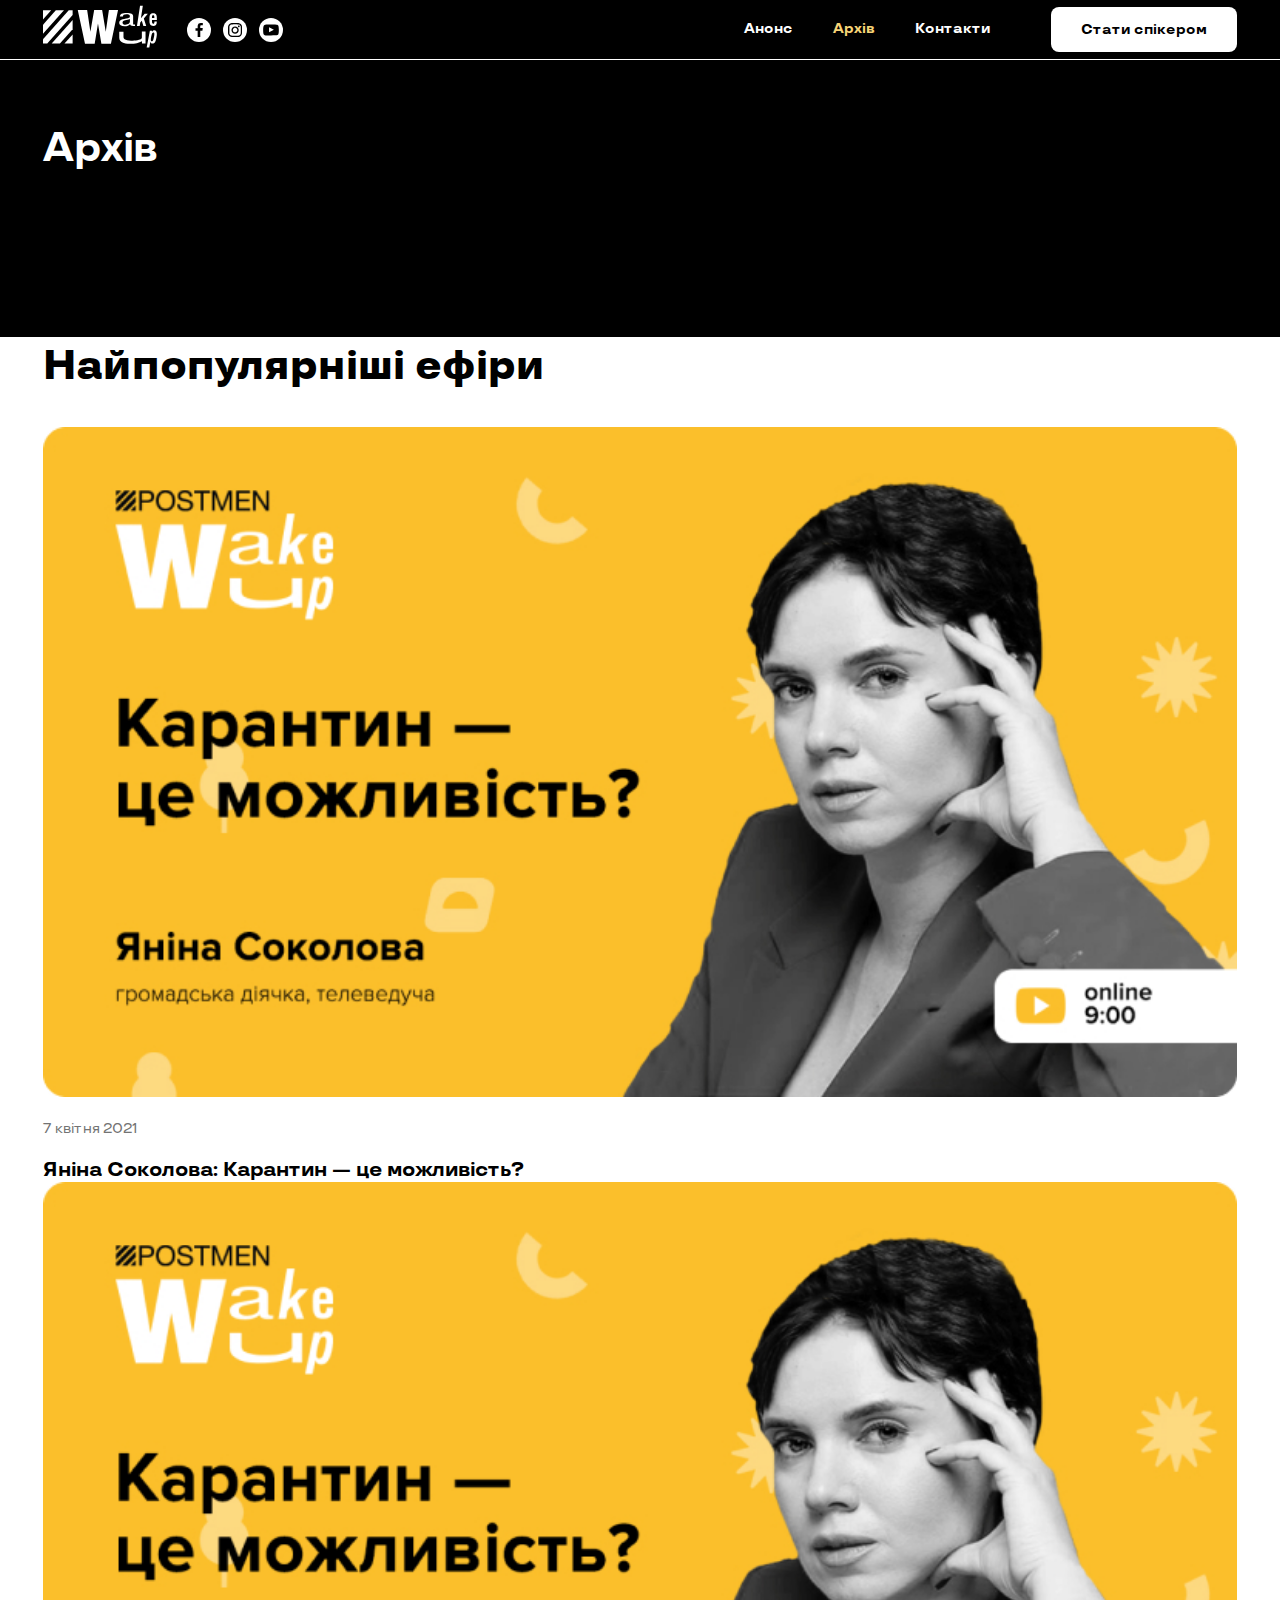
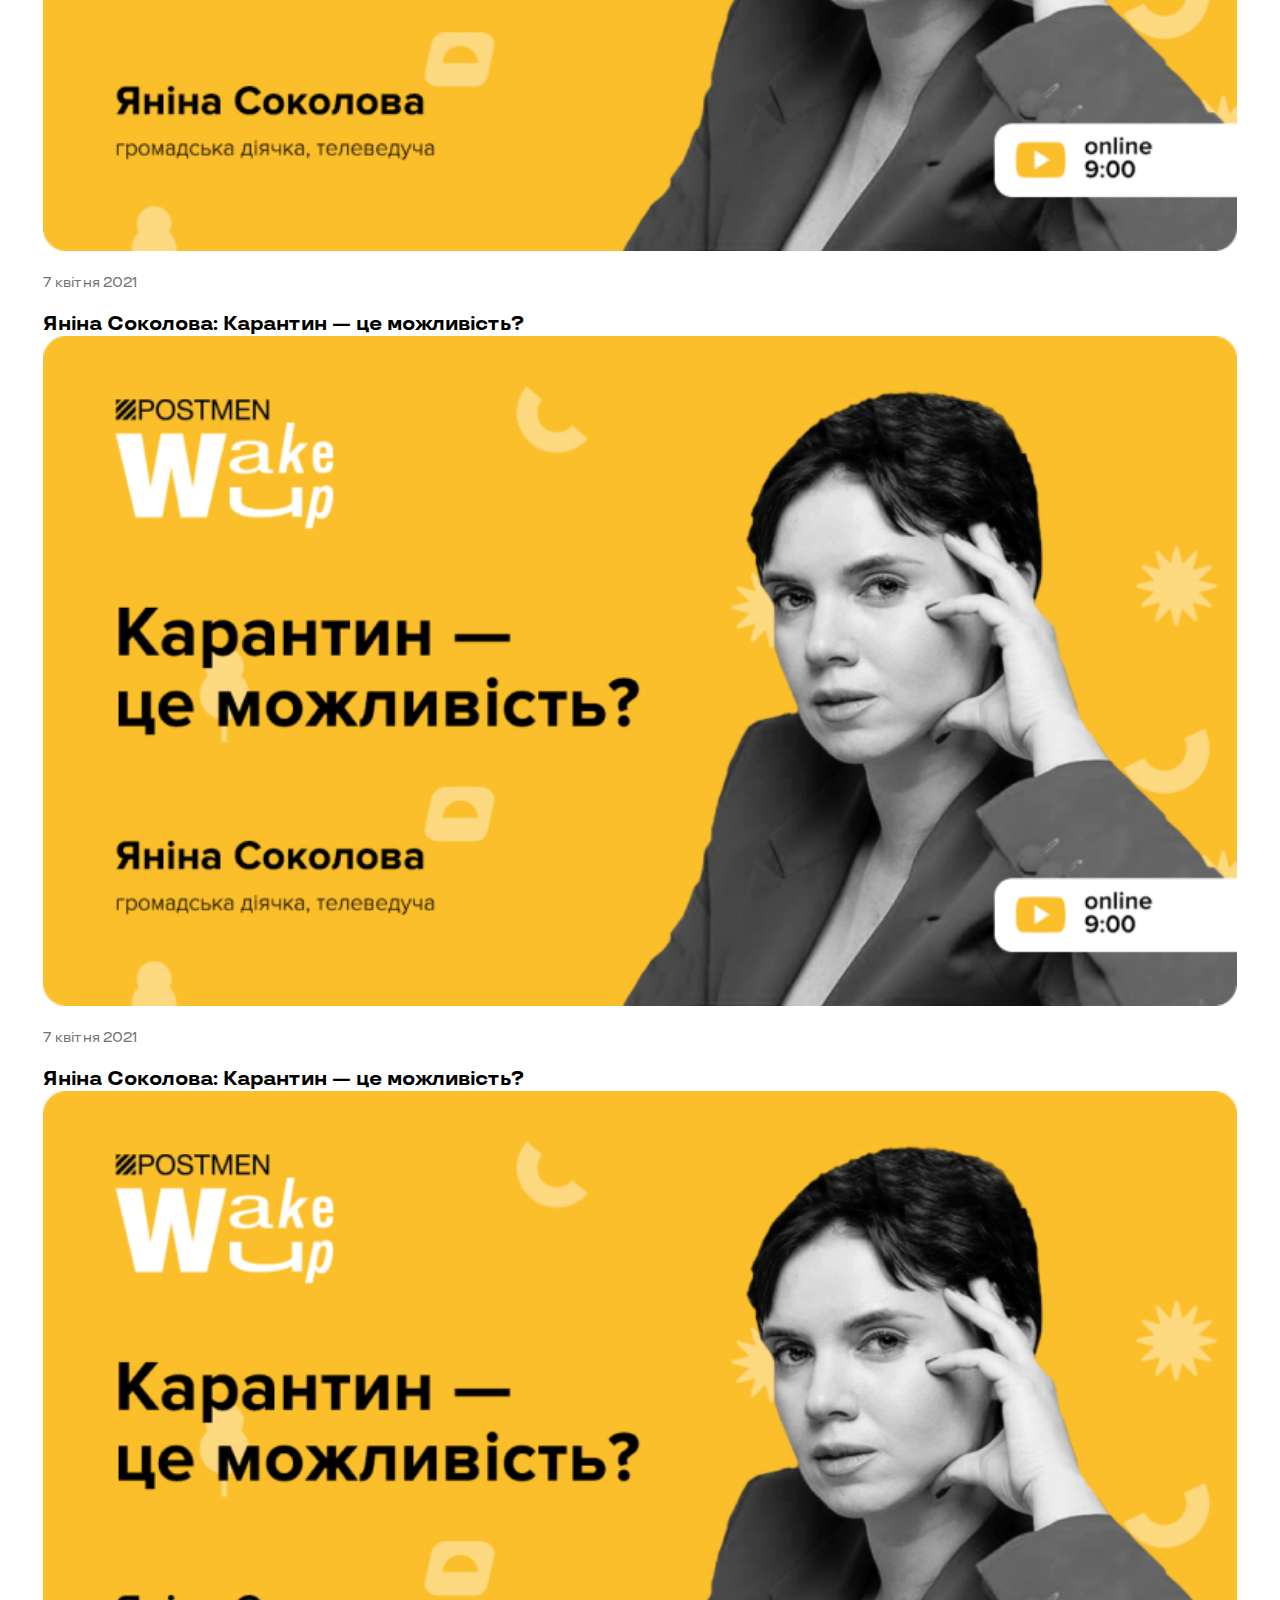
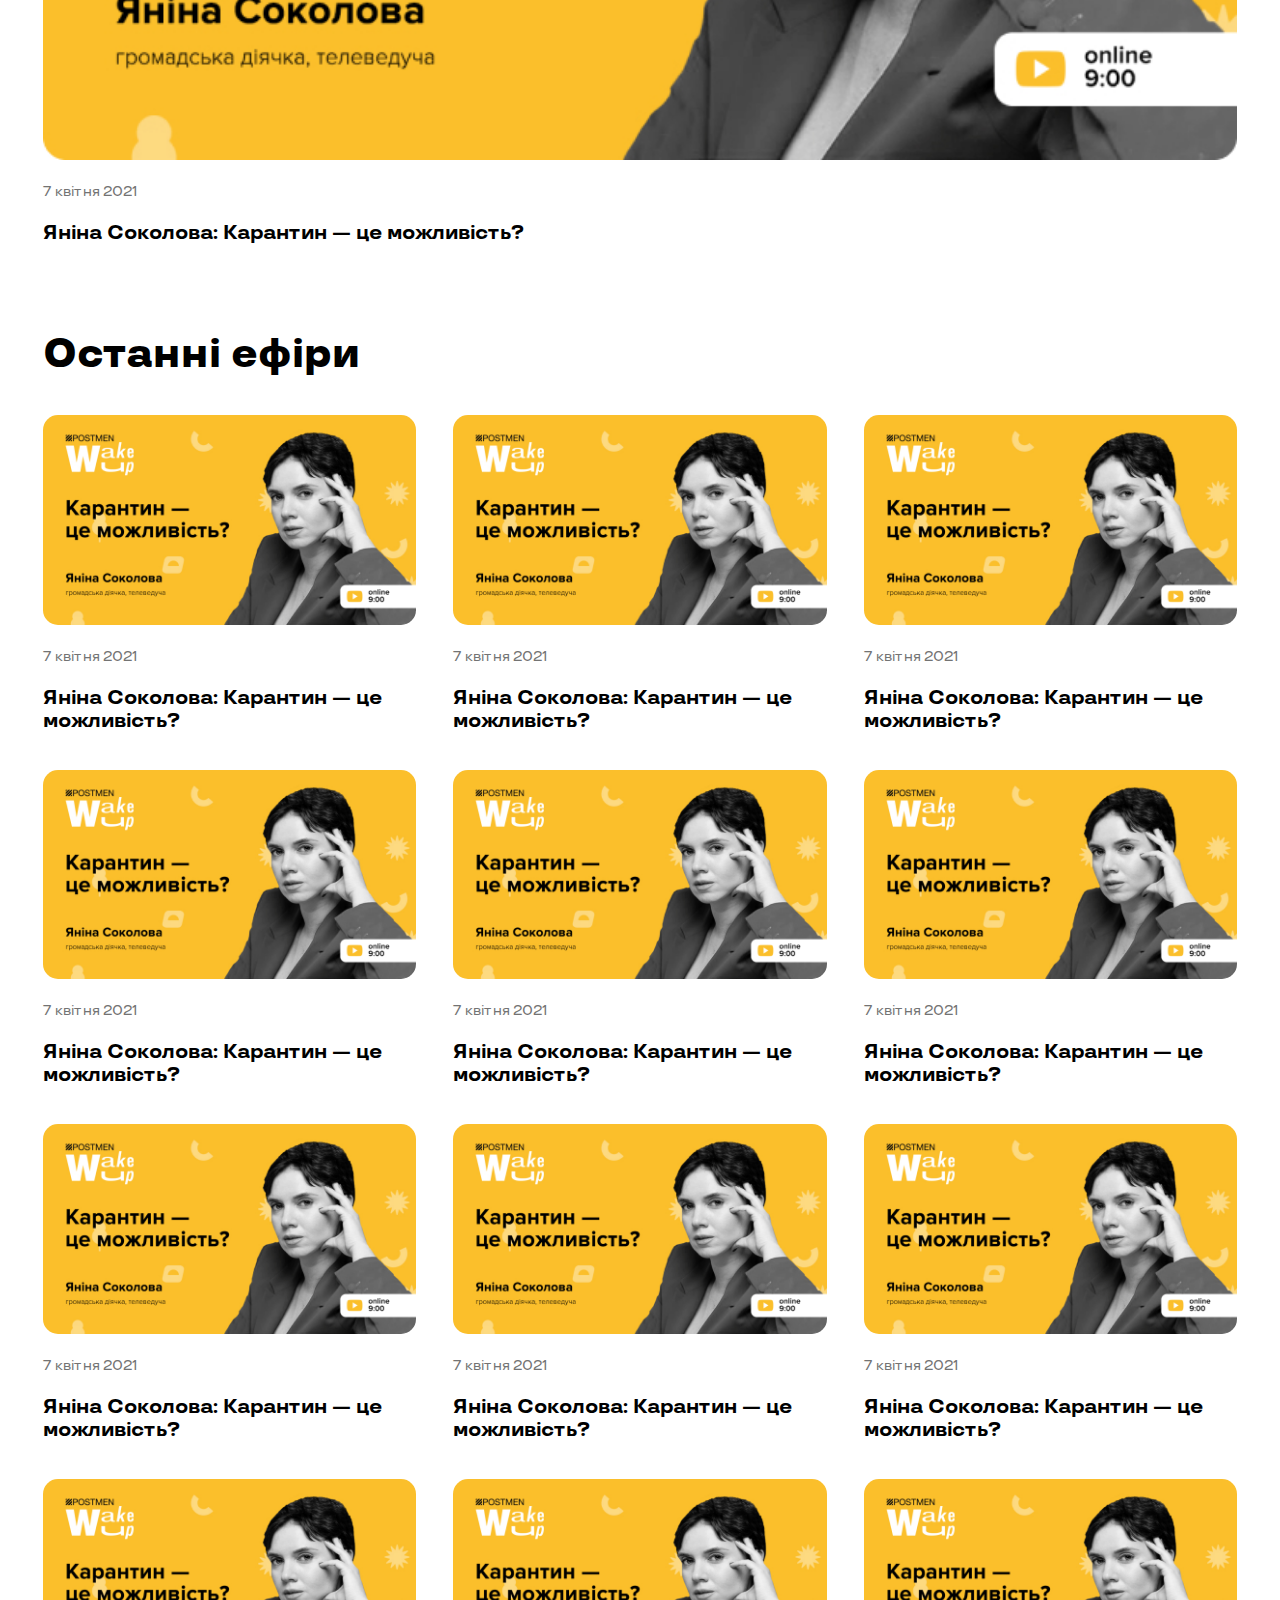
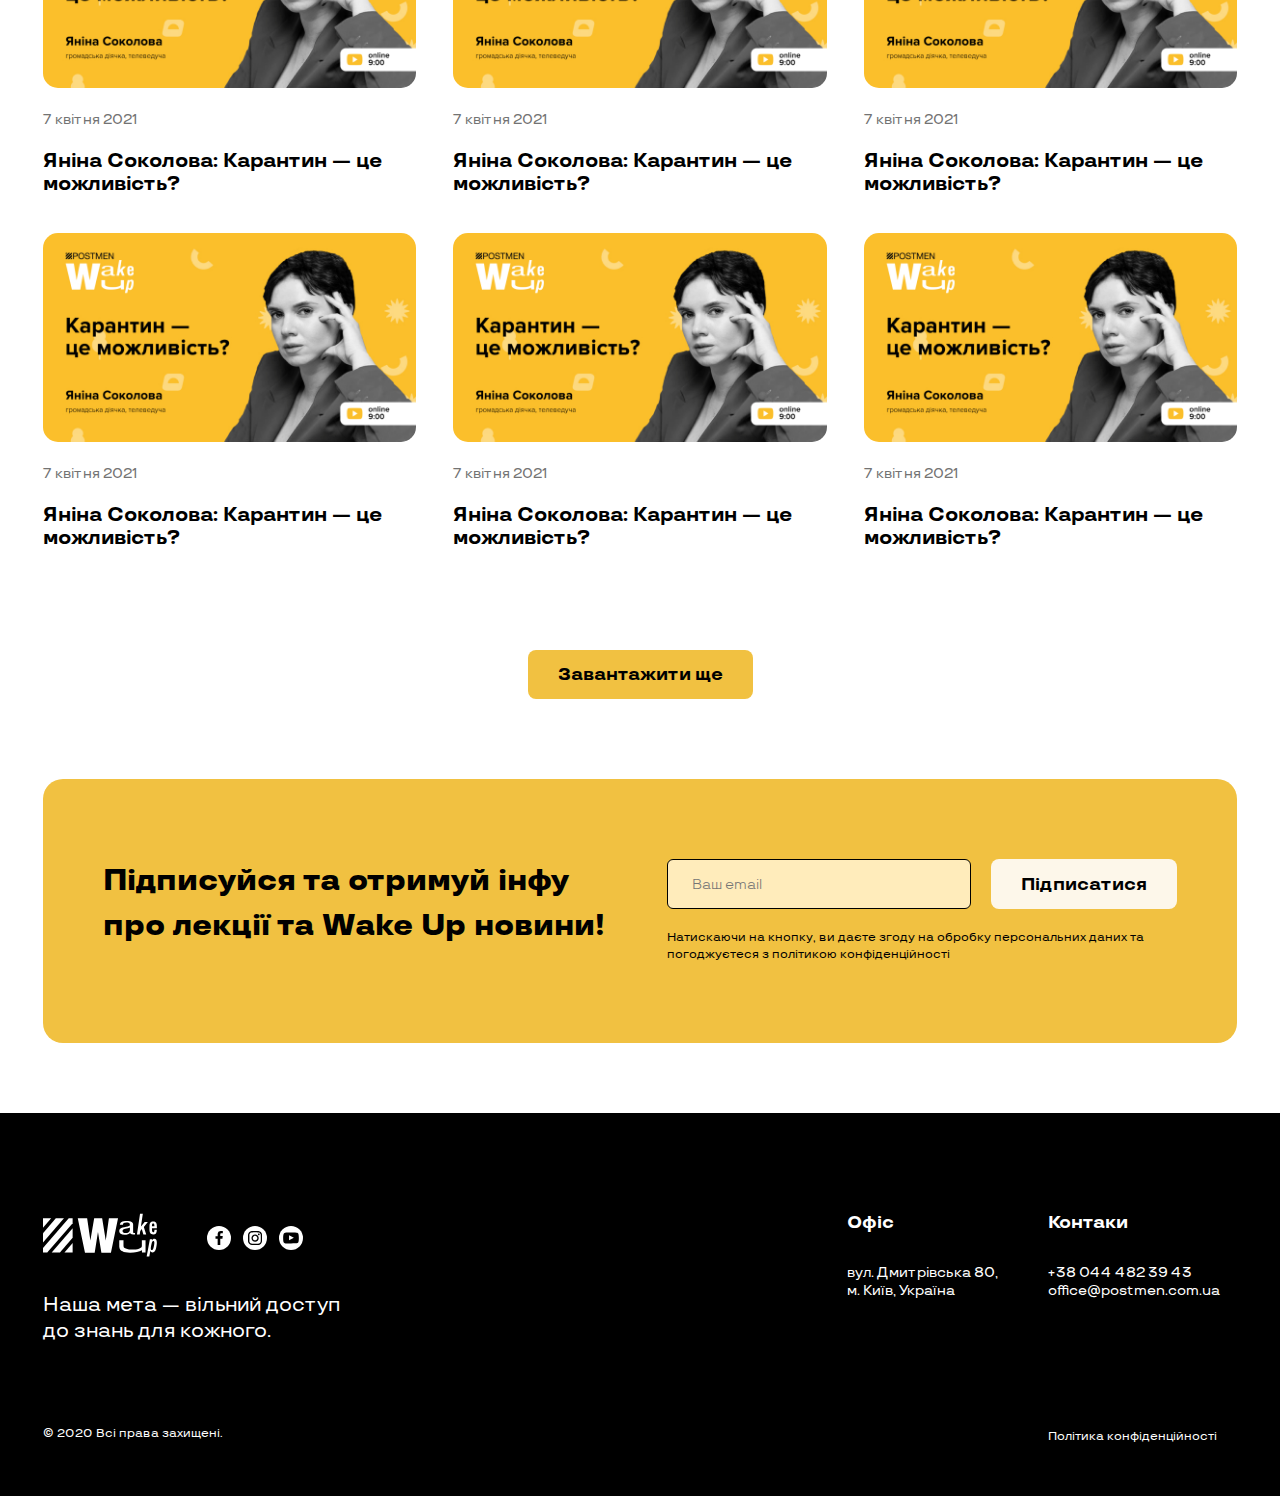
<file: archive.html>
<!DOCTYPE html>
<html lang="uk">
<head>
    <meta charset="UTF-8">
    <title>Wake Up</title>
    <meta name="viewport" content="width=device-width, initial-scale=1">
    <link rel="icon" type="image/x-icon" href="images/favicon.svg">
    <link rel="stylesheet" type="text/css" href="style/styles.css">
</head>
<body>

<header class="header">
    <div class="container u-height-100">
        <div class="row u-height-100">
            <div class="col-6 d-flex u-height-100 align-items-center">
                <a href="index.html" class="brand-name">
                    <img src="images/new-logo.svg" alt="Logo">
                </a>
                <div class="social d-xl-flex d-none">
                    <a href="" class="social_link">
                        <svg width="8" height="14" viewBox="0 0 8 14" fill="none" xmlns="http://www.w3.org/2000/svg">
                            <path fill-rule="evenodd" clip-rule="evenodd" d="M6.33481 2.33935H7.81367V0.0717564C7.58064 0.0717564 7.33864 0.0179791 7.09664 5.34113e-05H5.76118C5.08882 -0.00378772 4.43161 0.199636 3.87899 0.582638C3.57296 0.80424 3.31453 1.08501 3.11901 1.40832C2.92348 1.73163 2.79484 2.0909 2.74071 2.46483C2.69017 2.78509 2.6632 3.10862 2.66004 3.43282V5.14472H0.5V7.66328H2.65108V14H5.27719V7.65431H7.41931L7.75093 5.11783H5.25926V3.32527C5.30408 2.58135 5.74326 2.35728 6.33481 2.33935Z" fill="white"/>
                        </svg>
                    </a>
                    <a href="" class="social_link">
                        <svg width="14" height="14" viewBox="0 0 14 14" fill="none" xmlns="http://www.w3.org/2000/svg">
                            <path d="M3.72717 0H10.4258C10.5747 0.0744292 10.7979 0.0744291 10.9468 0.148858C11.6 0.254722 12.2108 0.540668 12.7104 0.97456C13.21 1.40845 13.5787 1.97309 13.7751 2.60502C13.885 2.96918 13.9598 3.34304 13.9984 3.72146V10.2712C13.892 11.1013 13.5855 11.8931 13.1053 12.5785C12.6933 13.0559 12.1768 13.4318 11.5959 13.677C11.015 13.9223 10.3854 14.0303 9.75594 13.9927H4.17375C3.17755 14.041 2.19806 13.7234 1.41987 13.0995C0.946647 12.6907 0.573204 12.179 0.328099 11.6037C0.082994 11.0283 -0.02728 10.4045 0.00571072 9.78V4.56995C-0.00658486 4.19626 0.0183477 3.82227 0.0801399 3.45352C0.155298 2.69046 0.469041 1.9705 0.976781 1.39595C1.48452 0.821402 2.16043 0.421494 2.90845 0.253059L3.72717 0ZM1.41987 7.07077V9.97351C1.38813 10.3432 1.43758 10.7153 1.56476 11.0638C1.69193 11.4123 1.89375 11.7288 2.15609 11.9912C2.41843 12.2535 2.73494 12.4553 3.08347 12.5825C3.43199 12.7097 3.8041 12.7591 4.17375 12.7274C6.10891 12.8018 8.04406 12.8018 9.97922 12.7274C11.6911 12.7274 12.6587 11.6854 12.7331 9.97351C12.8075 8.03835 12.8075 6.1032 12.7331 4.16804C12.7524 3.80131 12.6944 3.43463 12.5628 3.09178C12.4312 2.74893 12.229 2.43756 11.9694 2.17789C11.7097 1.91822 11.3983 1.71604 11.0555 1.58447C10.7126 1.4529 10.3459 1.39487 9.97922 1.41416C8.04406 1.33973 6.10891 1.33973 4.17375 1.41416C3.8041 1.38242 3.43199 1.43187 3.08347 1.55905C2.73494 1.68622 2.41843 1.88804 2.15609 2.15038C1.89375 2.41272 1.69193 2.72923 1.56476 3.07776C1.43758 3.42628 1.38813 3.79839 1.41987 4.16804V7.07077Z" fill="white"/>
                            <path d="M3.45898 7.10016C3.46095 6.13351 3.84582 5.20701 4.52935 4.52349C5.21287 3.83996 6.13937 3.45509 7.10601 3.45312C8.0673 3.47217 8.98392 3.86252 9.66379 4.54238C10.3437 5.22225 10.734 6.13887 10.753 7.10016C10.7511 8.0668 10.3662 8.9933 9.68268 9.67682C8.99916 10.3603 8.07266 10.7452 7.10601 10.7472C6.14473 10.7281 5.22811 10.3378 4.54824 9.65793C3.86838 8.97806 3.47803 8.06144 3.45898 7.10016ZM7.10601 4.79285C6.65395 4.7855 6.20998 4.9133 5.83102 5.15989C5.45206 5.40647 5.15535 5.7606 4.97894 6.17689C4.80253 6.59318 4.75444 7.05266 4.84085 7.49646C4.92725 7.94025 5.1442 8.34814 5.4639 8.66784C5.78361 8.98754 6.19149 9.20449 6.63528 9.29089C7.07908 9.3773 7.53856 9.32921 7.95485 9.1528C8.37114 8.97639 8.72527 8.67969 8.97185 8.30072C9.21844 7.92176 9.34624 7.47779 9.33889 7.02573C9.33889 6.43353 9.10364 5.86559 8.6849 5.44684C8.26615 5.0281 7.69821 4.79285 7.10601 4.79285Z" fill="white"/>
                            <path d="M9.93461 3.30457C9.93046 3.18616 9.95071 3.06816 9.99413 2.95792C10.0375 2.84768 10.1032 2.74755 10.187 2.66377C10.2707 2.57999 10.3709 2.51435 10.4811 2.47093C10.5914 2.42752 10.7094 2.40726 10.8278 2.41142C11.0595 2.42709 11.2777 2.52623 11.4419 2.69045C11.6061 2.85467 11.7052 3.07285 11.7209 3.30457C11.7209 3.54145 11.6268 3.76863 11.4593 3.93612C11.2918 4.10362 11.0646 4.19772 10.8278 4.19772C10.5909 4.19772 10.3637 4.10362 10.1962 3.93612C10.0287 3.76863 9.93461 3.54145 9.93461 3.30457Z" fill="white"/>
                        </svg>
                    </a>
                    <a href="" class="social_link">
                        <svg width="16" height="12" viewBox="0 0 16 12" fill="none" xmlns="http://www.w3.org/2000/svg">
                            <path fill-rule="evenodd" clip-rule="evenodd" d="M1.75881 11.1748C1.47894 11.09 1.22357 10.9391 1.01426 10.7349C0.804945 10.5306 0.647835 10.279 0.556183 10.0013C0.0324556 8.56591 -0.122723 2.57215 0.885936 1.38891C1.22164 1.004 1.6956 0.767014 2.20495 0.729402C4.91088 0.438442 13.2711 0.477237 14.2313 0.826389C14.5013 0.914002 14.7481 1.0616 14.953 1.25811C15.1579 1.45463 15.3157 1.69497 15.4145 1.96113C15.9867 3.44502 16.0061 8.83747 15.3369 10.2632C15.1594 10.6343 14.8622 10.9349 14.4931 11.1167C13.4845 11.621 3.09723 11.6113 1.75881 11.1748ZM6.05532 8.36224L10.9046 5.84059L6.05532 3.29954V8.36224Z" fill="white"/>
                        </svg>
                    </a>
                </div>
            </div>
            <div class="col-6 d-flex justify-content-end u-height-100 align-items-center">
                <nav class="header-navigation d-xl-flex d-none">
                    <a class="header-navigation_link" href="announcement.html">Анонс</a>
                    <a class="header-navigation_link is-active" href="archive.html">Архів</a>
                    <a class="header-navigation_link" href="contacts.html">Контакти</a>
                </nav>
                <button type="button" class="burger-button d-xl-none">
                    <span></span>
                    <span></span>
                    <span></span>
                </button>

                <button class="header-button button is-on-dark-bg is-small" type="button">Стати спікером</button>
            </div>
        </div>
    </div>


    <div class="burger">
        <div class="burger-menu">
            <nav class="burger-nav">
                <a class="burger-nav-item" href="">Про проєкт</a>
                <a class="burger-nav-item" href="announcement.html">Анонс</a>
                <a class="burger-nav-item" href="archive.html">Архів</a>
                <a class="burger-nav-item" href="contacts.html">Контакти</a>
            </nav>
            <div class="social">
                <a href="" class="social_link">
                    <svg width="8" height="14" viewBox="0 0 8 14" fill="none" xmlns="http://www.w3.org/2000/svg">
                        <path fill-rule="evenodd" clip-rule="evenodd" d="M6.33481 2.33935H7.81367V0.0717564C7.58064 0.0717564 7.33864 0.0179791 7.09664 5.34113e-05H5.76118C5.08882 -0.00378772 4.43161 0.199636 3.87899 0.582638C3.57296 0.80424 3.31453 1.08501 3.11901 1.40832C2.92348 1.73163 2.79484 2.0909 2.74071 2.46483C2.69017 2.78509 2.6632 3.10862 2.66004 3.43282V5.14472H0.5V7.66328H2.65108V14H5.27719V7.65431H7.41931L7.75093 5.11783H5.25926V3.32527C5.30408 2.58135 5.74326 2.35728 6.33481 2.33935Z" fill="white"/>
                    </svg>
                </a>
                <a href="" class="social_link">
                    <svg width="14" height="14" viewBox="0 0 14 14" fill="none" xmlns="http://www.w3.org/2000/svg">
                        <path d="M3.72717 0H10.4258C10.5747 0.0744292 10.7979 0.0744291 10.9468 0.148858C11.6 0.254722 12.2108 0.540668 12.7104 0.97456C13.21 1.40845 13.5787 1.97309 13.7751 2.60502C13.885 2.96918 13.9598 3.34304 13.9984 3.72146V10.2712C13.892 11.1013 13.5855 11.8931 13.1053 12.5785C12.6933 13.0559 12.1768 13.4318 11.5959 13.677C11.015 13.9223 10.3854 14.0303 9.75594 13.9927H4.17375C3.17755 14.041 2.19806 13.7234 1.41987 13.0995C0.946647 12.6907 0.573204 12.179 0.328099 11.6037C0.082994 11.0283 -0.02728 10.4045 0.00571072 9.78V4.56995C-0.00658486 4.19626 0.0183477 3.82227 0.0801399 3.45352C0.155298 2.69046 0.469041 1.9705 0.976781 1.39595C1.48452 0.821402 2.16043 0.421494 2.90845 0.253059L3.72717 0ZM1.41987 7.07077V9.97351C1.38813 10.3432 1.43758 10.7153 1.56476 11.0638C1.69193 11.4123 1.89375 11.7288 2.15609 11.9912C2.41843 12.2535 2.73494 12.4553 3.08347 12.5825C3.43199 12.7097 3.8041 12.7591 4.17375 12.7274C6.10891 12.8018 8.04406 12.8018 9.97922 12.7274C11.6911 12.7274 12.6587 11.6854 12.7331 9.97351C12.8075 8.03835 12.8075 6.1032 12.7331 4.16804C12.7524 3.80131 12.6944 3.43463 12.5628 3.09178C12.4312 2.74893 12.229 2.43756 11.9694 2.17789C11.7097 1.91822 11.3983 1.71604 11.0555 1.58447C10.7126 1.4529 10.3459 1.39487 9.97922 1.41416C8.04406 1.33973 6.10891 1.33973 4.17375 1.41416C3.8041 1.38242 3.43199 1.43187 3.08347 1.55905C2.73494 1.68622 2.41843 1.88804 2.15609 2.15038C1.89375 2.41272 1.69193 2.72923 1.56476 3.07776C1.43758 3.42628 1.38813 3.79839 1.41987 4.16804V7.07077Z" fill="white"/>
                        <path d="M3.45898 7.10016C3.46095 6.13351 3.84582 5.20701 4.52935 4.52349C5.21287 3.83996 6.13937 3.45509 7.10601 3.45312C8.0673 3.47217 8.98392 3.86252 9.66379 4.54238C10.3437 5.22225 10.734 6.13887 10.753 7.10016C10.7511 8.0668 10.3662 8.9933 9.68268 9.67682C8.99916 10.3603 8.07266 10.7452 7.10601 10.7472C6.14473 10.7281 5.22811 10.3378 4.54824 9.65793C3.86838 8.97806 3.47803 8.06144 3.45898 7.10016ZM7.10601 4.79285C6.65395 4.7855 6.20998 4.9133 5.83102 5.15989C5.45206 5.40647 5.15535 5.7606 4.97894 6.17689C4.80253 6.59318 4.75444 7.05266 4.84085 7.49646C4.92725 7.94025 5.1442 8.34814 5.4639 8.66784C5.78361 8.98754 6.19149 9.20449 6.63528 9.29089C7.07908 9.3773 7.53856 9.32921 7.95485 9.1528C8.37114 8.97639 8.72527 8.67969 8.97185 8.30072C9.21844 7.92176 9.34624 7.47779 9.33889 7.02573C9.33889 6.43353 9.10364 5.86559 8.6849 5.44684C8.26615 5.0281 7.69821 4.79285 7.10601 4.79285Z" fill="white"/>
                        <path d="M9.93461 3.30457C9.93046 3.18616 9.95071 3.06816 9.99413 2.95792C10.0375 2.84768 10.1032 2.74755 10.187 2.66377C10.2707 2.57999 10.3709 2.51435 10.4811 2.47093C10.5914 2.42752 10.7094 2.40726 10.8278 2.41142C11.0595 2.42709 11.2777 2.52623 11.4419 2.69045C11.6061 2.85467 11.7052 3.07285 11.7209 3.30457C11.7209 3.54145 11.6268 3.76863 11.4593 3.93612C11.2918 4.10362 11.0646 4.19772 10.8278 4.19772C10.5909 4.19772 10.3637 4.10362 10.1962 3.93612C10.0287 3.76863 9.93461 3.54145 9.93461 3.30457Z" fill="white"/>
                    </svg>
                </a>
                <a href="" class="social_link">
                    <svg width="16" height="12" viewBox="0 0 16 12" fill="none" xmlns="http://www.w3.org/2000/svg">
                        <path fill-rule="evenodd" clip-rule="evenodd" d="M1.75881 11.1748C1.47894 11.09 1.22357 10.9391 1.01426 10.7349C0.804945 10.5306 0.647835 10.279 0.556183 10.0013C0.0324556 8.56591 -0.122723 2.57215 0.885936 1.38891C1.22164 1.004 1.6956 0.767014 2.20495 0.729402C4.91088 0.438442 13.2711 0.477237 14.2313 0.826389C14.5013 0.914002 14.7481 1.0616 14.953 1.25811C15.1579 1.45463 15.3157 1.69497 15.4145 1.96113C15.9867 3.44502 16.0061 8.83747 15.3369 10.2632C15.1594 10.6343 14.8622 10.9349 14.4931 11.1167C13.4845 11.621 3.09723 11.6113 1.75881 11.1748ZM6.05532 8.36224L10.9046 5.84059L6.05532 3.29954V8.36224Z" fill="white"/>
                    </svg>
                </a>
            </div>
        </div>
    </div>

</header>

<div class="after-header ">
    <div class="container container-title">
        <h1 class="u-h1 container-title-h1">Архів</h1>
    </div>
</div>

<main>
    <section class="container container-popular">
        <div class="title-main slider-title u-h1">Найпопулярніші ефіри</div>
        <div class="slider-archive">
            <a href="lecture.html" class="card">
                <div class="card_image">
                    <img class="" src="images/card-img.jpg" alt="card image">
                </div>
                <div class="card_time">
                    7 квітня 2021
                </div>
                <div class="card_title">
                    Яніна Соколова: Карантин — це можливість?
                </div>
            </a>

            <a href="lecture.html" class="card">
                <div class="card_image">
                    <img class="" src="images/card-img.jpg" alt="card image">
                </div>
                <div class="card_time">
                    7 квітня 2021
                </div>
                <div class="card_title">
                    Яніна Соколова: Карантин — це можливість?
                </div>
            </a>

            <a href="lecture.html" class="card">
                <div class="card_image">
                    <img class="" src="images/card-img.jpg" alt="card image">
                </div>
                <div class="card_time">
                    7 квітня 2021
                </div>
                <div class="card_title">
                    Яніна Соколова: Карантин — це можливість?
                </div>
            </a>

            <a href="lecture.html" class="card">
                <div class="card_image">
                    <img class="" src="images/card-img.jpg" alt="card image">
                </div>
                <div class="card_time">
                    7 квітня 2021
                </div>
                <div class="card_title">
                    Яніна Соколова: Карантин — це можливість?
                </div>
            </a>
        </div>
    </section>

    <section class="container container-cards">
        <div class="title-main u-h1">Останні ефіри</div>
        <div class="card-container">
            <a href="lecture.html" class="card">
                <div class="card_image">
                    <img class="" src="images/card-img.jpg" alt="card image">
                </div>
                <div class="card_time">
                    7 квітня 2021
                </div>
                <div class="card_title">
                    Яніна Соколова: Карантин — це можливість?
                </div>
            </a>
            <a href="lecture.html" class="card">
                <div class="card_image">
                    <img class="" src="images/card-img.jpg" alt="card image">
                </div>
                <div class="card_time">
                    7 квітня 2021
                </div>
                <div class="card_title">
                    Яніна Соколова: Карантин — це можливість?
                </div>
            </a>
            <a href="lecture.html" class="card">
                <div class="card_image">
                    <img class="" src="images/card-img.jpg" alt="card image">
                </div>
                <div class="card_time">
                    7 квітня 2021
                </div>
                <div class="card_title">
                    Яніна Соколова: Карантин — це можливість?
                </div>
            </a>
            <a href="lecture.html" class="card">
                <div class="card_image">
                    <img class="" src="images/card-img.jpg" alt="card image">
                </div>
                <div class="card_time">
                    7 квітня 2021
                </div>
                <div class="card_title">
                    Яніна Соколова: Карантин — це можливість?
                </div>
            </a>
            <a href="lecture.html" class="card">
                <div class="card_image">
                    <img class="" src="images/card-img.jpg" alt="card image">
                </div>
                <div class="card_time">
                    7 квітня 2021
                </div>
                <div class="card_title">
                    Яніна Соколова: Карантин — це можливість?
                </div>
            </a>
            <a href="lecture.html" class="card">
                <div class="card_image">
                    <img class="" src="images/card-img.jpg" alt="card image">
                </div>
                <div class="card_time">
                    7 квітня 2021
                </div>
                <div class="card_title">
                    Яніна Соколова: Карантин — це можливість?
                </div>
            </a>
            <a href="lecture.html" class="card">
                <div class="card_image">
                    <img class="" src="images/card-img.jpg" alt="card image">
                </div>
                <div class="card_time">
                    7 квітня 2021
                </div>
                <div class="card_title">
                    Яніна Соколова: Карантин — це можливість?
                </div>
            </a>
            <a href="lecture.html" class="card">
                <div class="card_image">
                    <img class="" src="images/card-img.jpg" alt="card image">
                </div>
                <div class="card_time">
                    7 квітня 2021
                </div>
                <div class="card_title">
                    Яніна Соколова: Карантин — це можливість?
                </div>
            </a>
            <a href="lecture.html" class="card">
                <div class="card_image">
                    <img class="" src="images/card-img.jpg" alt="card image">
                </div>
                <div class="card_time">
                    7 квітня 2021
                </div>
                <div class="card_title">
                    Яніна Соколова: Карантин — це можливість?
                </div>
            </a>
            <a href="lecture.html" class="card">
                <div class="card_image">
                    <img class="" src="images/card-img.jpg" alt="card image">
                </div>
                <div class="card_time">
                    7 квітня 2021
                </div>
                <div class="card_title">
                    Яніна Соколова: Карантин — це можливість?
                </div>
            </a>
            <a href="lecture.html" class="card">
                <div class="card_image">
                    <img class="" src="images/card-img.jpg" alt="card image">
                </div>
                <div class="card_time">
                    7 квітня 2021
                </div>
                <div class="card_title">
                    Яніна Соколова: Карантин — це можливість?
                </div>
            </a>
            <a href="lecture.html" class="card">
                <div class="card_image">
                    <img class="" src="images/card-img.jpg" alt="card image">
                </div>
                <div class="card_time">
                    7 квітня 2021
                </div>
                <div class="card_title">
                    Яніна Соколова: Карантин — це можливість?
                </div>
            </a>
            <a href="lecture.html" class="card">
                <div class="card_image">
                    <img class="" src="images/card-img.jpg" alt="card image">
                </div>
                <div class="card_time">
                    7 квітня 2021
                </div>
                <div class="card_title">
                    Яніна Соколова: Карантин — це можливість?
                </div>
            </a>
            <a href="lecture.html" class="card">
                <div class="card_image">
                    <img class="" src="images/card-img.jpg" alt="card image">
                </div>
                <div class="card_time">
                    7 квітня 2021
                </div>
                <div class="card_title">
                    Яніна Соколова: Карантин — це можливість?
                </div>
            </a>
            <a href="lecture.html" class="card">
                <div class="card_image">
                    <img class="" src="images/card-img.jpg" alt="card image">
                </div>
                <div class="card_time">
                    7 квітня 2021
                </div>
                <div class="card_title">
                    Яніна Соколова: Карантин — це можливість?
                </div>
            </a>
        </div>
        <div class="u-text-center">
            <button class="button" type="button">Завантажити ще</button>
        </div>
    </section>

    <section class="container">
        <div class="subscribe-section">
            <div class="subscribe-title u-h2">
                Підписуйся та отримуй інфу про лекції та Wake Up новини!
            </div>
            <form class="subscribe-form subscribe-form-step-one is-active" action="">
                <div class="form-control is-subscribe">
                    <input class="form-control_input" type="email" placeholder="Ваш email">
                    <span class="error">This is not valid</span>
                </div>
                <button class="button is-subscribe" type="submit" onclick="subscribeForm()">Підписатися</button>
                <p class="subscribe-form_text">Натискаючи на кнопку, ви даєте згоду на обробку персональних даних
                    та погоджуєтеся з політикою конфіденційності</p>
            </form>
            <div class="subscribe-form-step-two">
                <div class="subscribe-form-circle-approve">
                    <img src="images/check.svg" alt="check mark">
                </div>
                Дякую. Підписка оформлена
            </div>
        </div>
    </section>

</main>

<footer class="footer">
    <div class="container">
        <div class="row">
            <div class="col-xl-8 col-lg-6 col-md-4 col-12">
                <div class="d-flex justify-content-between justify-content-lg-start">
                    <a href="index.html" class="brand-name">
                        <img src="images/new-logo.svg" alt="Logo">
                    </a>
                    <div class="social d-flex d-md-none d-lg-flex align-items-center">
                        <a href="" class="social_link">
                            <svg width="8" height="14" viewBox="0 0 8 14" fill="none" xmlns="http://www.w3.org/2000/svg">
                                <path fill-rule="evenodd" clip-rule="evenodd" d="M6.33481 2.33935H7.81367V0.0717564C7.58064 0.0717564 7.33864 0.0179791 7.09664 5.34113e-05H5.76118C5.08882 -0.00378772 4.43161 0.199636 3.87899 0.582638C3.57296 0.80424 3.31453 1.08501 3.11901 1.40832C2.92348 1.73163 2.79484 2.0909 2.74071 2.46483C2.69017 2.78509 2.6632 3.10862 2.66004 3.43282V5.14472H0.5V7.66328H2.65108V14H5.27719V7.65431H7.41931L7.75093 5.11783H5.25926V3.32527C5.30408 2.58135 5.74326 2.35728 6.33481 2.33935Z" fill="white"/>
                            </svg>
                        </a>
                        <a href="" class="social_link">
                            <svg width="14" height="14" viewBox="0 0 14 14" fill="none" xmlns="http://www.w3.org/2000/svg">
                                <path d="M3.72717 0H10.4258C10.5747 0.0744292 10.7979 0.0744291 10.9468 0.148858C11.6 0.254722 12.2108 0.540668 12.7104 0.97456C13.21 1.40845 13.5787 1.97309 13.7751 2.60502C13.885 2.96918 13.9598 3.34304 13.9984 3.72146V10.2712C13.892 11.1013 13.5855 11.8931 13.1053 12.5785C12.6933 13.0559 12.1768 13.4318 11.5959 13.677C11.015 13.9223 10.3854 14.0303 9.75594 13.9927H4.17375C3.17755 14.041 2.19806 13.7234 1.41987 13.0995C0.946647 12.6907 0.573204 12.179 0.328099 11.6037C0.082994 11.0283 -0.02728 10.4045 0.00571072 9.78V4.56995C-0.00658486 4.19626 0.0183477 3.82227 0.0801399 3.45352C0.155298 2.69046 0.469041 1.9705 0.976781 1.39595C1.48452 0.821402 2.16043 0.421494 2.90845 0.253059L3.72717 0ZM1.41987 7.07077V9.97351C1.38813 10.3432 1.43758 10.7153 1.56476 11.0638C1.69193 11.4123 1.89375 11.7288 2.15609 11.9912C2.41843 12.2535 2.73494 12.4553 3.08347 12.5825C3.43199 12.7097 3.8041 12.7591 4.17375 12.7274C6.10891 12.8018 8.04406 12.8018 9.97922 12.7274C11.6911 12.7274 12.6587 11.6854 12.7331 9.97351C12.8075 8.03835 12.8075 6.1032 12.7331 4.16804C12.7524 3.80131 12.6944 3.43463 12.5628 3.09178C12.4312 2.74893 12.229 2.43756 11.9694 2.17789C11.7097 1.91822 11.3983 1.71604 11.0555 1.58447C10.7126 1.4529 10.3459 1.39487 9.97922 1.41416C8.04406 1.33973 6.10891 1.33973 4.17375 1.41416C3.8041 1.38242 3.43199 1.43187 3.08347 1.55905C2.73494 1.68622 2.41843 1.88804 2.15609 2.15038C1.89375 2.41272 1.69193 2.72923 1.56476 3.07776C1.43758 3.42628 1.38813 3.79839 1.41987 4.16804V7.07077Z" fill="white"/>
                                <path d="M3.45898 7.10016C3.46095 6.13351 3.84582 5.20701 4.52935 4.52349C5.21287 3.83996 6.13937 3.45509 7.10601 3.45312C8.0673 3.47217 8.98392 3.86252 9.66379 4.54238C10.3437 5.22225 10.734 6.13887 10.753 7.10016C10.7511 8.0668 10.3662 8.9933 9.68268 9.67682C8.99916 10.3603 8.07266 10.7452 7.10601 10.7472C6.14473 10.7281 5.22811 10.3378 4.54824 9.65793C3.86838 8.97806 3.47803 8.06144 3.45898 7.10016ZM7.10601 4.79285C6.65395 4.7855 6.20998 4.9133 5.83102 5.15989C5.45206 5.40647 5.15535 5.7606 4.97894 6.17689C4.80253 6.59318 4.75444 7.05266 4.84085 7.49646C4.92725 7.94025 5.1442 8.34814 5.4639 8.66784C5.78361 8.98754 6.19149 9.20449 6.63528 9.29089C7.07908 9.3773 7.53856 9.32921 7.95485 9.1528C8.37114 8.97639 8.72527 8.67969 8.97185 8.30072C9.21844 7.92176 9.34624 7.47779 9.33889 7.02573C9.33889 6.43353 9.10364 5.86559 8.6849 5.44684C8.26615 5.0281 7.69821 4.79285 7.10601 4.79285Z" fill="white"/>
                                <path d="M9.93461 3.30457C9.93046 3.18616 9.95071 3.06816 9.99413 2.95792C10.0375 2.84768 10.1032 2.74755 10.187 2.66377C10.2707 2.57999 10.3709 2.51435 10.4811 2.47093C10.5914 2.42752 10.7094 2.40726 10.8278 2.41142C11.0595 2.42709 11.2777 2.52623 11.4419 2.69045C11.6061 2.85467 11.7052 3.07285 11.7209 3.30457C11.7209 3.54145 11.6268 3.76863 11.4593 3.93612C11.2918 4.10362 11.0646 4.19772 10.8278 4.19772C10.5909 4.19772 10.3637 4.10362 10.1962 3.93612C10.0287 3.76863 9.93461 3.54145 9.93461 3.30457Z" fill="white"/>
                            </svg>
                        </a>
                        <a href="" class="social_link">
                            <svg width="16" height="12" viewBox="0 0 16 12" fill="none" xmlns="http://www.w3.org/2000/svg">
                                <path fill-rule="evenodd" clip-rule="evenodd" d="M1.75881 11.1748C1.47894 11.09 1.22357 10.9391 1.01426 10.7349C0.804945 10.5306 0.647835 10.279 0.556183 10.0013C0.0324556 8.56591 -0.122723 2.57215 0.885936 1.38891C1.22164 1.004 1.6956 0.767014 2.20495 0.729402C4.91088 0.438442 13.2711 0.477237 14.2313 0.826389C14.5013 0.914002 14.7481 1.0616 14.953 1.25811C15.1579 1.45463 15.3157 1.69497 15.4145 1.96113C15.9867 3.44502 16.0061 8.83747 15.3369 10.2632C15.1594 10.6343 14.8622 10.9349 14.4931 11.1167C13.4845 11.621 3.09723 11.6113 1.75881 11.1748ZM6.05532 8.36224L10.9046 5.84059L6.05532 3.29954V8.36224Z" fill="white"/>
                            </svg>
                        </a>
                    </div>
                </div>
                <div class="footer-tagline">Наша мета — вільний доступ <br> до знань для кожного.</div>
            </div>
            <div class="col-xl-2 col-lg-3 col-md-4 col-6">
                <div class="footer-title">Офіс</div>
                <div class="footer-info">вул. Дмитрівська 80, <br> м. Київ, Україна</div>
            </div>
            <div class="col-xl-2 col-lg-3 col-md-4 col-6">
                <div class="footer-title">Контаки</div>
                <div class="footer-info">
                    <a class="footer-link" href="tel:+380444823943">+38 044 482 39 43</a> <br>
                    <a class="footer-link" href="mailto:office@postmen.com.ua">office@postmen.com.ua</a>
                </div>
            </div>
        </div>

        <div class="row footer-copytext">
            <div class="social  col-md-4 d-none d-md-flex d-lg-none">
                <a href="" class="social_link">
                    <svg width="8" height="14" viewBox="0 0 8 14" fill="none" xmlns="http://www.w3.org/2000/svg">
                        <path fill-rule="evenodd" clip-rule="evenodd" d="M6.33481 2.33935H7.81367V0.0717564C7.58064 0.0717564 7.33864 0.0179791 7.09664 5.34113e-05H5.76118C5.08882 -0.00378772 4.43161 0.199636 3.87899 0.582638C3.57296 0.80424 3.31453 1.08501 3.11901 1.40832C2.92348 1.73163 2.79484 2.0909 2.74071 2.46483C2.69017 2.78509 2.6632 3.10862 2.66004 3.43282V5.14472H0.5V7.66328H2.65108V14H5.27719V7.65431H7.41931L7.75093 5.11783H5.25926V3.32527C5.30408 2.58135 5.74326 2.35728 6.33481 2.33935Z" fill="white"/>
                    </svg>
                </a>
                <a href="" class="social_link">
                    <svg width="14" height="14" viewBox="0 0 14 14" fill="none" xmlns="http://www.w3.org/2000/svg">
                        <path d="M3.72717 0H10.4258C10.5747 0.0744292 10.7979 0.0744291 10.9468 0.148858C11.6 0.254722 12.2108 0.540668 12.7104 0.97456C13.21 1.40845 13.5787 1.97309 13.7751 2.60502C13.885 2.96918 13.9598 3.34304 13.9984 3.72146V10.2712C13.892 11.1013 13.5855 11.8931 13.1053 12.5785C12.6933 13.0559 12.1768 13.4318 11.5959 13.677C11.015 13.9223 10.3854 14.0303 9.75594 13.9927H4.17375C3.17755 14.041 2.19806 13.7234 1.41987 13.0995C0.946647 12.6907 0.573204 12.179 0.328099 11.6037C0.082994 11.0283 -0.02728 10.4045 0.00571072 9.78V4.56995C-0.00658486 4.19626 0.0183477 3.82227 0.0801399 3.45352C0.155298 2.69046 0.469041 1.9705 0.976781 1.39595C1.48452 0.821402 2.16043 0.421494 2.90845 0.253059L3.72717 0ZM1.41987 7.07077V9.97351C1.38813 10.3432 1.43758 10.7153 1.56476 11.0638C1.69193 11.4123 1.89375 11.7288 2.15609 11.9912C2.41843 12.2535 2.73494 12.4553 3.08347 12.5825C3.43199 12.7097 3.8041 12.7591 4.17375 12.7274C6.10891 12.8018 8.04406 12.8018 9.97922 12.7274C11.6911 12.7274 12.6587 11.6854 12.7331 9.97351C12.8075 8.03835 12.8075 6.1032 12.7331 4.16804C12.7524 3.80131 12.6944 3.43463 12.5628 3.09178C12.4312 2.74893 12.229 2.43756 11.9694 2.17789C11.7097 1.91822 11.3983 1.71604 11.0555 1.58447C10.7126 1.4529 10.3459 1.39487 9.97922 1.41416C8.04406 1.33973 6.10891 1.33973 4.17375 1.41416C3.8041 1.38242 3.43199 1.43187 3.08347 1.55905C2.73494 1.68622 2.41843 1.88804 2.15609 2.15038C1.89375 2.41272 1.69193 2.72923 1.56476 3.07776C1.43758 3.42628 1.38813 3.79839 1.41987 4.16804V7.07077Z" fill="white"/>
                        <path d="M3.45898 7.10016C3.46095 6.13351 3.84582 5.20701 4.52935 4.52349C5.21287 3.83996 6.13937 3.45509 7.10601 3.45312C8.0673 3.47217 8.98392 3.86252 9.66379 4.54238C10.3437 5.22225 10.734 6.13887 10.753 7.10016C10.7511 8.0668 10.3662 8.9933 9.68268 9.67682C8.99916 10.3603 8.07266 10.7452 7.10601 10.7472C6.14473 10.7281 5.22811 10.3378 4.54824 9.65793C3.86838 8.97806 3.47803 8.06144 3.45898 7.10016ZM7.10601 4.79285C6.65395 4.7855 6.20998 4.9133 5.83102 5.15989C5.45206 5.40647 5.15535 5.7606 4.97894 6.17689C4.80253 6.59318 4.75444 7.05266 4.84085 7.49646C4.92725 7.94025 5.1442 8.34814 5.4639 8.66784C5.78361 8.98754 6.19149 9.20449 6.63528 9.29089C7.07908 9.3773 7.53856 9.32921 7.95485 9.1528C8.37114 8.97639 8.72527 8.67969 8.97185 8.30072C9.21844 7.92176 9.34624 7.47779 9.33889 7.02573C9.33889 6.43353 9.10364 5.86559 8.6849 5.44684C8.26615 5.0281 7.69821 4.79285 7.10601 4.79285Z" fill="white"/>
                        <path d="M9.93461 3.30457C9.93046 3.18616 9.95071 3.06816 9.99413 2.95792C10.0375 2.84768 10.1032 2.74755 10.187 2.66377C10.2707 2.57999 10.3709 2.51435 10.4811 2.47093C10.5914 2.42752 10.7094 2.40726 10.8278 2.41142C11.0595 2.42709 11.2777 2.52623 11.4419 2.69045C11.6061 2.85467 11.7052 3.07285 11.7209 3.30457C11.7209 3.54145 11.6268 3.76863 11.4593 3.93612C11.2918 4.10362 11.0646 4.19772 10.8278 4.19772C10.5909 4.19772 10.3637 4.10362 10.1962 3.93612C10.0287 3.76863 9.93461 3.54145 9.93461 3.30457Z" fill="white"/>
                    </svg>
                </a>
                <a href="" class="social_link">
                    <svg width="16" height="12" viewBox="0 0 16 12" fill="none" xmlns="http://www.w3.org/2000/svg">
                        <path fill-rule="evenodd" clip-rule="evenodd" d="M1.75881 11.1748C1.47894 11.09 1.22357 10.9391 1.01426 10.7349C0.804945 10.5306 0.647835 10.279 0.556183 10.0013C0.0324556 8.56591 -0.122723 2.57215 0.885936 1.38891C1.22164 1.004 1.6956 0.767014 2.20495 0.729402C4.91088 0.438442 13.2711 0.477237 14.2313 0.826389C14.5013 0.914002 14.7481 1.0616 14.953 1.25811C15.1579 1.45463 15.3157 1.69497 15.4145 1.96113C15.9867 3.44502 16.0061 8.83747 15.3369 10.2632C15.1594 10.6343 14.8622 10.9349 14.4931 11.1167C13.4845 11.621 3.09723 11.6113 1.75881 11.1748ZM6.05532 8.36224L10.9046 5.84059L6.05532 3.29954V8.36224Z" fill="white"/>
                    </svg>
                </a>
            </div>
            <div class="col-xl-10 col-lg-9 col-md-4 col-12 u-font-size-smalled">© 2020 Всі права захищені.</div>
            <div class="col-xl-2 col-lg-3 col-md-4 col-12"><a class="footer-link u-font-size-smalled" href="privacy-policy.html">Політика конфіденційності</a></div>
        </div>
    </div>
</footer>


<div class="modal is-hidden">
    <div class="modal-container">
        <button class="close-modal"><img src="images/close.svg" alt="close icon"></button>
        <div class="step-one is-active">
            <h2 class="u-h2 title-main u-text-center">Стати спікером</h2>
            <form action="" class="modal-form">
                <div class="modal-form-control">
                    <input type="text" placeholder="Ім’я" class="modal-form-control_input">
                    <span class="error">This is not valid</span>
                </div>
                <div class="modal-form-control">
                    <input type="tel" placeholder="Телефон" class="modal-form-control_input">
                    <span class="error">This is not valid</span>
                </div>
                <div class="modal-form-control col-all">
                    <input type="text" placeholder="Запропонуй тему" class="modal-form-control_input">
                    <span class="error">This is not valid</span>
                </div>
                <div class="modal-form-control col-all">
                    <input type="text" placeholder="Чому ця тема важлива" class="modal-form-control_input">
                    <span class="error">This is not valid</span>
                </div>
                <div class="modal-form-control col-all">
                    <textarea name="" id="" cols="30" rows="3" placeholder="Ща саме ти розкажеш" class="modal-form-control_input col-all"></textarea>
                    <span class="error">This is not valid</span>
                </div>
                <div class="modal-button-container u-text-center col-all">
                    <button class="modal-button button" onclick="stepForm()">Відправити</button>
                </div>
            </form>
        </div>
        <div class="step-two">
            <div class="circle-approve">
                <img src="images/check.svg" alt="check mark">
            </div>
            <h2 class="u-h1 u-font-family-stinger">Дякую</h2>
            <p class="u-h5">Ваш запит надіслано. <br>
                Найближчим часом з Вам зв'яжуться</p>
        </div>
    </div>

    <div class="overlay is-hidden"></div>
</div>

<script type="text/javascript" src="script/jquery-3.6.1.min.js"></script>
<script src="script/slick.min.js" type="text/javascript" charset="utf-8"></script>
<script src="script/main.js" type="text/javascript" charset="utf-8"></script>

</body>
</html>
</file>
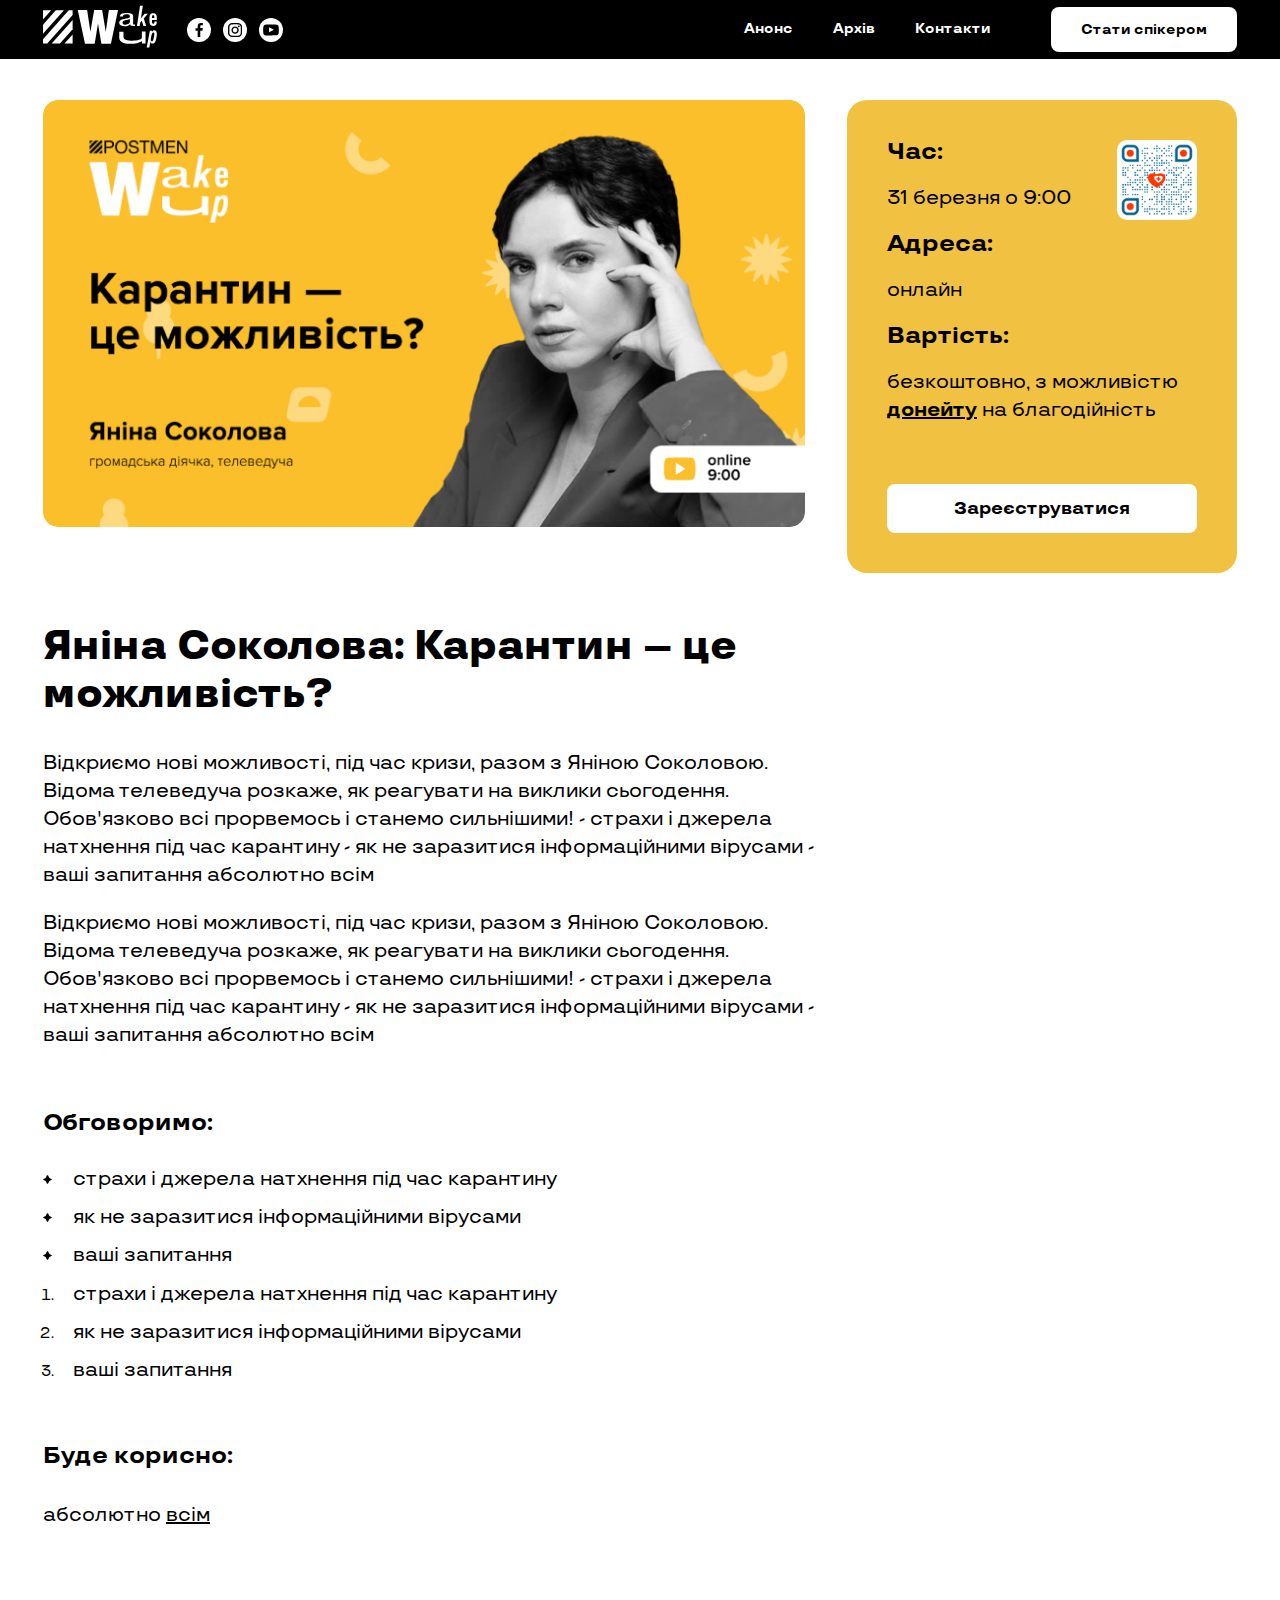
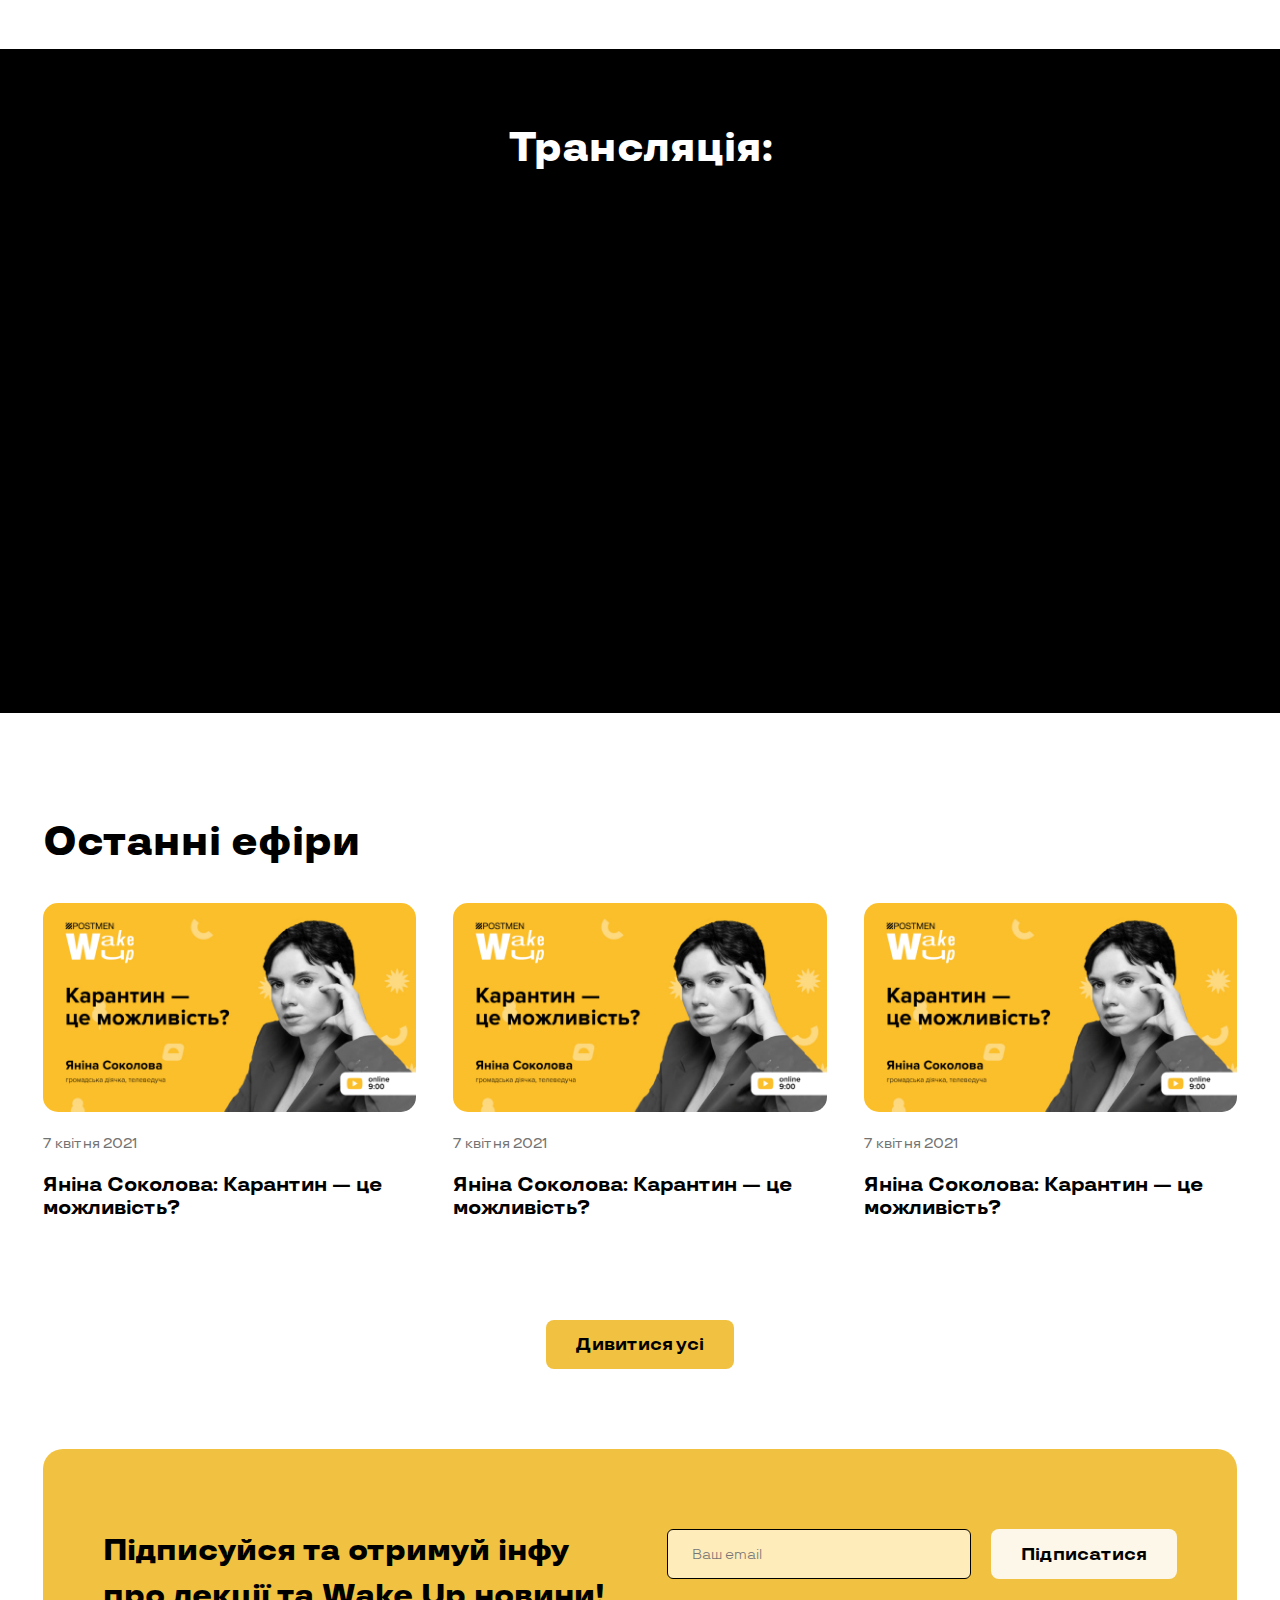
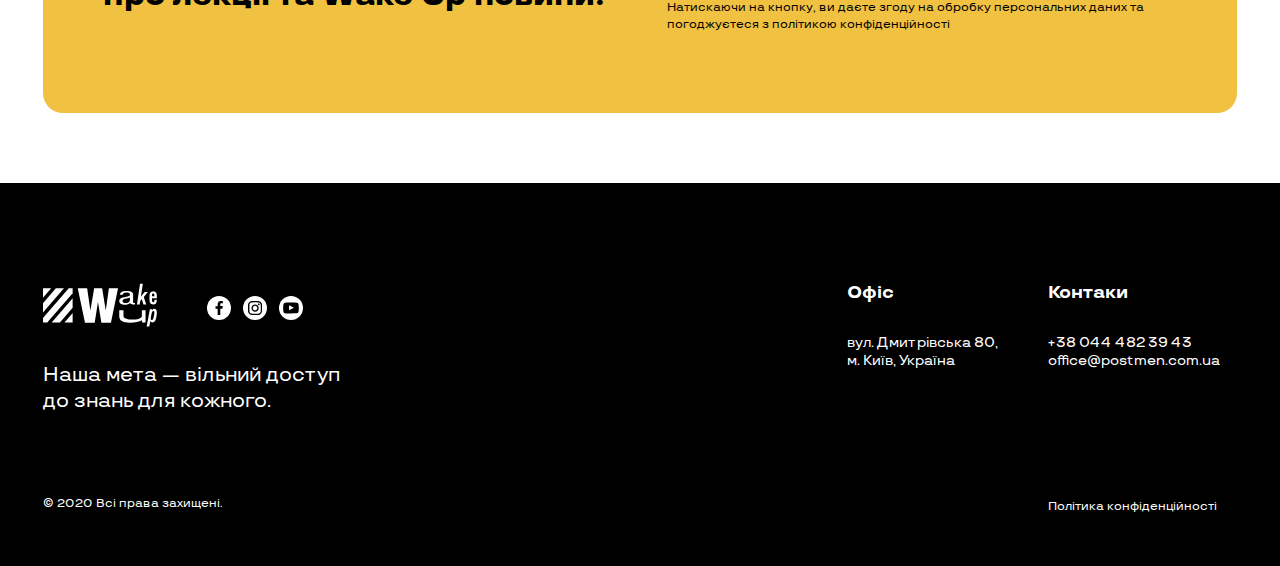
<file: lecture.html>
<!DOCTYPE html>
<html lang="uk">
<head>
    <meta charset="UTF-8">
    <title>Wake Up</title>
    <meta name="viewport" content="width=device-width, initial-scale=1">
    <link rel="icon" type="image/x-icon" href="images/favicon.svg">
    <link rel="stylesheet" type="text/css" href="style/styles.css">
</head>
<body>

<header class="header">
    <div class="container u-height-100">
        <div class="row u-height-100">
            <div class="col-6 d-flex u-height-100 align-items-center">
                <a href="index.html" class="brand-name">
                    <img src="images/new-logo.svg" alt="Logo">
                </a>
                <div class="social d-xl-flex d-none">
                    <a href="" class="social_link">
                        <svg width="8" height="14" viewBox="0 0 8 14" fill="none" xmlns="http://www.w3.org/2000/svg">
                            <path fill-rule="evenodd" clip-rule="evenodd" d="M6.33481 2.33935H7.81367V0.0717564C7.58064 0.0717564 7.33864 0.0179791 7.09664 5.34113e-05H5.76118C5.08882 -0.00378772 4.43161 0.199636 3.87899 0.582638C3.57296 0.80424 3.31453 1.08501 3.11901 1.40832C2.92348 1.73163 2.79484 2.0909 2.74071 2.46483C2.69017 2.78509 2.6632 3.10862 2.66004 3.43282V5.14472H0.5V7.66328H2.65108V14H5.27719V7.65431H7.41931L7.75093 5.11783H5.25926V3.32527C5.30408 2.58135 5.74326 2.35728 6.33481 2.33935Z" fill="white"/>
                        </svg>
                    </a>
                    <a href="" class="social_link">
                        <svg width="14" height="14" viewBox="0 0 14 14" fill="none" xmlns="http://www.w3.org/2000/svg">
                            <path d="M3.72717 0H10.4258C10.5747 0.0744292 10.7979 0.0744291 10.9468 0.148858C11.6 0.254722 12.2108 0.540668 12.7104 0.97456C13.21 1.40845 13.5787 1.97309 13.7751 2.60502C13.885 2.96918 13.9598 3.34304 13.9984 3.72146V10.2712C13.892 11.1013 13.5855 11.8931 13.1053 12.5785C12.6933 13.0559 12.1768 13.4318 11.5959 13.677C11.015 13.9223 10.3854 14.0303 9.75594 13.9927H4.17375C3.17755 14.041 2.19806 13.7234 1.41987 13.0995C0.946647 12.6907 0.573204 12.179 0.328099 11.6037C0.082994 11.0283 -0.02728 10.4045 0.00571072 9.78V4.56995C-0.00658486 4.19626 0.0183477 3.82227 0.0801399 3.45352C0.155298 2.69046 0.469041 1.9705 0.976781 1.39595C1.48452 0.821402 2.16043 0.421494 2.90845 0.253059L3.72717 0ZM1.41987 7.07077V9.97351C1.38813 10.3432 1.43758 10.7153 1.56476 11.0638C1.69193 11.4123 1.89375 11.7288 2.15609 11.9912C2.41843 12.2535 2.73494 12.4553 3.08347 12.5825C3.43199 12.7097 3.8041 12.7591 4.17375 12.7274C6.10891 12.8018 8.04406 12.8018 9.97922 12.7274C11.6911 12.7274 12.6587 11.6854 12.7331 9.97351C12.8075 8.03835 12.8075 6.1032 12.7331 4.16804C12.7524 3.80131 12.6944 3.43463 12.5628 3.09178C12.4312 2.74893 12.229 2.43756 11.9694 2.17789C11.7097 1.91822 11.3983 1.71604 11.0555 1.58447C10.7126 1.4529 10.3459 1.39487 9.97922 1.41416C8.04406 1.33973 6.10891 1.33973 4.17375 1.41416C3.8041 1.38242 3.43199 1.43187 3.08347 1.55905C2.73494 1.68622 2.41843 1.88804 2.15609 2.15038C1.89375 2.41272 1.69193 2.72923 1.56476 3.07776C1.43758 3.42628 1.38813 3.79839 1.41987 4.16804V7.07077Z" fill="white"/>
                            <path d="M3.45898 7.10016C3.46095 6.13351 3.84582 5.20701 4.52935 4.52349C5.21287 3.83996 6.13937 3.45509 7.10601 3.45312C8.0673 3.47217 8.98392 3.86252 9.66379 4.54238C10.3437 5.22225 10.734 6.13887 10.753 7.10016C10.7511 8.0668 10.3662 8.9933 9.68268 9.67682C8.99916 10.3603 8.07266 10.7452 7.10601 10.7472C6.14473 10.7281 5.22811 10.3378 4.54824 9.65793C3.86838 8.97806 3.47803 8.06144 3.45898 7.10016ZM7.10601 4.79285C6.65395 4.7855 6.20998 4.9133 5.83102 5.15989C5.45206 5.40647 5.15535 5.7606 4.97894 6.17689C4.80253 6.59318 4.75444 7.05266 4.84085 7.49646C4.92725 7.94025 5.1442 8.34814 5.4639 8.66784C5.78361 8.98754 6.19149 9.20449 6.63528 9.29089C7.07908 9.3773 7.53856 9.32921 7.95485 9.1528C8.37114 8.97639 8.72527 8.67969 8.97185 8.30072C9.21844 7.92176 9.34624 7.47779 9.33889 7.02573C9.33889 6.43353 9.10364 5.86559 8.6849 5.44684C8.26615 5.0281 7.69821 4.79285 7.10601 4.79285Z" fill="white"/>
                            <path d="M9.93461 3.30457C9.93046 3.18616 9.95071 3.06816 9.99413 2.95792C10.0375 2.84768 10.1032 2.74755 10.187 2.66377C10.2707 2.57999 10.3709 2.51435 10.4811 2.47093C10.5914 2.42752 10.7094 2.40726 10.8278 2.41142C11.0595 2.42709 11.2777 2.52623 11.4419 2.69045C11.6061 2.85467 11.7052 3.07285 11.7209 3.30457C11.7209 3.54145 11.6268 3.76863 11.4593 3.93612C11.2918 4.10362 11.0646 4.19772 10.8278 4.19772C10.5909 4.19772 10.3637 4.10362 10.1962 3.93612C10.0287 3.76863 9.93461 3.54145 9.93461 3.30457Z" fill="white"/>
                        </svg>
                    </a>
                    <a href="" class="social_link">
                        <svg width="16" height="12" viewBox="0 0 16 12" fill="none" xmlns="http://www.w3.org/2000/svg">
                            <path fill-rule="evenodd" clip-rule="evenodd" d="M1.75881 11.1748C1.47894 11.09 1.22357 10.9391 1.01426 10.7349C0.804945 10.5306 0.647835 10.279 0.556183 10.0013C0.0324556 8.56591 -0.122723 2.57215 0.885936 1.38891C1.22164 1.004 1.6956 0.767014 2.20495 0.729402C4.91088 0.438442 13.2711 0.477237 14.2313 0.826389C14.5013 0.914002 14.7481 1.0616 14.953 1.25811C15.1579 1.45463 15.3157 1.69497 15.4145 1.96113C15.9867 3.44502 16.0061 8.83747 15.3369 10.2632C15.1594 10.6343 14.8622 10.9349 14.4931 11.1167C13.4845 11.621 3.09723 11.6113 1.75881 11.1748ZM6.05532 8.36224L10.9046 5.84059L6.05532 3.29954V8.36224Z" fill="white"/>
                        </svg>
                    </a>
                </div>
            </div>
            <div class="col-6 d-flex justify-content-end u-height-100 align-items-center">
                <nav class="header-navigation d-xl-flex d-none">
                    <a class="header-navigation_link" href="announcement.html">Анонс</a>
                    <a class="header-navigation_link" href="archive.html">Архів</a>
                    <a class="header-navigation_link" href="contacts.html">Контакти</a>
                </nav>
                <button type="button" class="burger-button d-xl-none">
                    <span></span>
                    <span></span>
                    <span></span>
                </button>

                <button data-modal="modal2" class="header-button open-modal button is-on-dark-bg is-small" type="button">Стати спікером</button>
            </div>
        </div>
    </div>


    <div class="burger">
        <div class="burger-menu">
            <nav class="burger-nav">
                <a class="burger-nav-item" href="">Про проєкт</a>
                <a class="burger-nav-item" href="announcement.html">Анонс</a>
                <a class="burger-nav-item" href="archive.html">Архів</a>
                <a class="burger-nav-item" href="contacts.html">Контакти</a>
            </nav>
            <div class="social">
                <a href="" class="social_link">
                    <svg width="8" height="14" viewBox="0 0 8 14" fill="none" xmlns="http://www.w3.org/2000/svg">
                        <path fill-rule="evenodd" clip-rule="evenodd" d="M6.33481 2.33935H7.81367V0.0717564C7.58064 0.0717564 7.33864 0.0179791 7.09664 5.34113e-05H5.76118C5.08882 -0.00378772 4.43161 0.199636 3.87899 0.582638C3.57296 0.80424 3.31453 1.08501 3.11901 1.40832C2.92348 1.73163 2.79484 2.0909 2.74071 2.46483C2.69017 2.78509 2.6632 3.10862 2.66004 3.43282V5.14472H0.5V7.66328H2.65108V14H5.27719V7.65431H7.41931L7.75093 5.11783H5.25926V3.32527C5.30408 2.58135 5.74326 2.35728 6.33481 2.33935Z" fill="white"/>
                    </svg>
                </a>
                <a href="" class="social_link">
                    <svg width="14" height="14" viewBox="0 0 14 14" fill="none" xmlns="http://www.w3.org/2000/svg">
                        <path d="M3.72717 0H10.4258C10.5747 0.0744292 10.7979 0.0744291 10.9468 0.148858C11.6 0.254722 12.2108 0.540668 12.7104 0.97456C13.21 1.40845 13.5787 1.97309 13.7751 2.60502C13.885 2.96918 13.9598 3.34304 13.9984 3.72146V10.2712C13.892 11.1013 13.5855 11.8931 13.1053 12.5785C12.6933 13.0559 12.1768 13.4318 11.5959 13.677C11.015 13.9223 10.3854 14.0303 9.75594 13.9927H4.17375C3.17755 14.041 2.19806 13.7234 1.41987 13.0995C0.946647 12.6907 0.573204 12.179 0.328099 11.6037C0.082994 11.0283 -0.02728 10.4045 0.00571072 9.78V4.56995C-0.00658486 4.19626 0.0183477 3.82227 0.0801399 3.45352C0.155298 2.69046 0.469041 1.9705 0.976781 1.39595C1.48452 0.821402 2.16043 0.421494 2.90845 0.253059L3.72717 0ZM1.41987 7.07077V9.97351C1.38813 10.3432 1.43758 10.7153 1.56476 11.0638C1.69193 11.4123 1.89375 11.7288 2.15609 11.9912C2.41843 12.2535 2.73494 12.4553 3.08347 12.5825C3.43199 12.7097 3.8041 12.7591 4.17375 12.7274C6.10891 12.8018 8.04406 12.8018 9.97922 12.7274C11.6911 12.7274 12.6587 11.6854 12.7331 9.97351C12.8075 8.03835 12.8075 6.1032 12.7331 4.16804C12.7524 3.80131 12.6944 3.43463 12.5628 3.09178C12.4312 2.74893 12.229 2.43756 11.9694 2.17789C11.7097 1.91822 11.3983 1.71604 11.0555 1.58447C10.7126 1.4529 10.3459 1.39487 9.97922 1.41416C8.04406 1.33973 6.10891 1.33973 4.17375 1.41416C3.8041 1.38242 3.43199 1.43187 3.08347 1.55905C2.73494 1.68622 2.41843 1.88804 2.15609 2.15038C1.89375 2.41272 1.69193 2.72923 1.56476 3.07776C1.43758 3.42628 1.38813 3.79839 1.41987 4.16804V7.07077Z" fill="white"/>
                        <path d="M3.45898 7.10016C3.46095 6.13351 3.84582 5.20701 4.52935 4.52349C5.21287 3.83996 6.13937 3.45509 7.10601 3.45312C8.0673 3.47217 8.98392 3.86252 9.66379 4.54238C10.3437 5.22225 10.734 6.13887 10.753 7.10016C10.7511 8.0668 10.3662 8.9933 9.68268 9.67682C8.99916 10.3603 8.07266 10.7452 7.10601 10.7472C6.14473 10.7281 5.22811 10.3378 4.54824 9.65793C3.86838 8.97806 3.47803 8.06144 3.45898 7.10016ZM7.10601 4.79285C6.65395 4.7855 6.20998 4.9133 5.83102 5.15989C5.45206 5.40647 5.15535 5.7606 4.97894 6.17689C4.80253 6.59318 4.75444 7.05266 4.84085 7.49646C4.92725 7.94025 5.1442 8.34814 5.4639 8.66784C5.78361 8.98754 6.19149 9.20449 6.63528 9.29089C7.07908 9.3773 7.53856 9.32921 7.95485 9.1528C8.37114 8.97639 8.72527 8.67969 8.97185 8.30072C9.21844 7.92176 9.34624 7.47779 9.33889 7.02573C9.33889 6.43353 9.10364 5.86559 8.6849 5.44684C8.26615 5.0281 7.69821 4.79285 7.10601 4.79285Z" fill="white"/>
                        <path d="M9.93461 3.30457C9.93046 3.18616 9.95071 3.06816 9.99413 2.95792C10.0375 2.84768 10.1032 2.74755 10.187 2.66377C10.2707 2.57999 10.3709 2.51435 10.4811 2.47093C10.5914 2.42752 10.7094 2.40726 10.8278 2.41142C11.0595 2.42709 11.2777 2.52623 11.4419 2.69045C11.6061 2.85467 11.7052 3.07285 11.7209 3.30457C11.7209 3.54145 11.6268 3.76863 11.4593 3.93612C11.2918 4.10362 11.0646 4.19772 10.8278 4.19772C10.5909 4.19772 10.3637 4.10362 10.1962 3.93612C10.0287 3.76863 9.93461 3.54145 9.93461 3.30457Z" fill="white"/>
                    </svg>
                </a>
                <a href="" class="social_link">
                    <svg width="16" height="12" viewBox="0 0 16 12" fill="none" xmlns="http://www.w3.org/2000/svg">
                        <path fill-rule="evenodd" clip-rule="evenodd" d="M1.75881 11.1748C1.47894 11.09 1.22357 10.9391 1.01426 10.7349C0.804945 10.5306 0.647835 10.279 0.556183 10.0013C0.0324556 8.56591 -0.122723 2.57215 0.885936 1.38891C1.22164 1.004 1.6956 0.767014 2.20495 0.729402C4.91088 0.438442 13.2711 0.477237 14.2313 0.826389C14.5013 0.914002 14.7481 1.0616 14.953 1.25811C15.1579 1.45463 15.3157 1.69497 15.4145 1.96113C15.9867 3.44502 16.0061 8.83747 15.3369 10.2632C15.1594 10.6343 14.8622 10.9349 14.4931 11.1167C13.4845 11.621 3.09723 11.6113 1.75881 11.1748ZM6.05532 8.36224L10.9046 5.84059L6.05532 3.29954V8.36224Z" fill="white"/>
                    </svg>
                </a>
            </div>
        </div>
    </div>

</header>

<main>
    <section class="container lecture-section">
        <div class="lecture-head row">
            <div class="col-xl-8 col-12">
                <div class="lecture-head_image">
                    <img class="u-img-fluid" src="images/card-img.jpg" alt="card image">
                </div>
            </div>
            <div class="col-xl-4 col-12 footnote-wrapper">
                <div class="footnote">
                    <div class="footnote_head">
                        <div class="footnote_head_text">
                            <h3 class="u-h3">Час:</h3>
                            <p>31 березня о 9:00</p>
                        </div>
                        <div class="footnote_head_code">
                            <img src="images/qr-code.png" alt="qr code">
                        </div>
                    </div>
                    <div class="footnote_address">
                        <h3 class="u-h3">Адреса:</h3>
                        <p>онлайн</p>
                    </div>
                    <div class="footnote_cost">
                        <h3 class="u-h3">Вартість:</h3>
                        <p>безкоштовно, з можливістю <a href=""><b>донейту</b></a> на благодійність</p>
                    </div>
                    <div class="footnote_head_code d-none d-md-flex d-xl-none">
                        <img src="images/qr-code.png" alt="qr code">
                    </div>
                    <button data-modal="modal1" type="button" class="button open-modal is-light">Зареєструватися</button>
                </div>
            </div>
            <div class="col-xl-8 col-12">
                <div class="lecture-content">
                    <h1>Яніна Соколова: Карантин – це можливість?</h1>
                    <p>Відкриємо нові можливості, під час кризи, разом з Яніною Соколовою. Відома телеведуча розкаже,
                        як реагувати на виклики сьогодення. Обов'язково всі прорвемось і станемо сильнішими! - страхи
                        і джерела натхнення під час карантину - як не заразитися інформаційними вірусами - ваші
                        запитання абсолютно всім</p>

                    <p>Відкриємо нові можливості, під час кризи, разом з Яніною Соколовою. Відома телеведуча розкаже,
                        як реагувати на виклики сьогодення. Обов'язково всі прорвемось і станемо сильнішими! - страхи
                        і джерела натхнення під час карантину - як не заразитися інформаційними вірусами - ваші
                        запитання абсолютно всім</p>
                    <h3>Обговоримо:</h3>
                    <ul>
                        <li>страхи і джерела натхнення під час карантину</li>
                        <li>як не заразитися інформаційними вірусами</li>
                        <li>ваші запитання</li>
                    </ul>

                    <ol>
                        <li>страхи і джерела натхнення під час карантину</li>
                        <li>як не заразитися інформаційними вірусами</li>
                        <li>ваші запитання</li>
                    </ol>
                    <h3>Буде корисно:</h3>
                    <p>абсолютно <a href="#">всім</a></p>
                 </div>
            </div>
        </div>
    </section>

    <section class="section-broadcast">
        <div class="container">
            <h2 class="title-main u-text-center u-h1">Трансляція:</h2>
            <div class="youtube-wrapper">
                <iframe width="100%" height="auto" src="https://www.youtube.com/embed/GL6H206qxU8" title="Шойгу оголосив про здачу Херсону. Що задумали росіяни?" frameborder="0" allow="accelerometer; autoplay; clipboard-write; encrypted-media; gyroscope; picture-in-picture" allowfullscreen></iframe>
            </div>
        </div>
    </section>

    <section class="container container-cards">
        <div class="d-flex justify-content-between">
            <h2 class="title-main u-h1">Останні ефіри</h2>
        </div>
        <div class="card-container">
            <a  href="lecture.html" class="card">
                <div class="card_image">
                    <img class="" src="images/card-img.jpg" alt="card image">
                </div>
                <div class="card_time">
                    7 квітня 2021
                </div>
                <div class="card_title">
                    Яніна Соколова: Карантин — це можливість?
                </div>
            </a>
            <a href="lecture.html" class="card">
                <div class="card_image">
                    <img class="" src="images/card-img.jpg" alt="card image">
                </div>
                <div class="card_time">
                    7 квітня 2021
                </div>
                <div class="card_title">
                    Яніна Соколова: Карантин — це можливість?
                </div>
            </a>
            <a href="lecture.html" class="card">
                <div class="card_image">
                    <img class="" src="images/card-img.jpg" alt="card image">
                </div>
                <div class="card_time">
                    7 квітня 2021
                </div>
                <div class="card_title">
                    Яніна Соколова: Карантин — це можливість?
                </div>
            </a>
        </div>
        <div class="u-text-center">
            <button class="button" type="button">Дивитися усі</button>
        </div>
    </section>

    <section class="container">
        <div class="subscribe-section">
            <div class="subscribe-title u-h2">
                Підписуйся та отримуй інфу про лекції та Wake Up новини!
            </div>
            <form class="subscribe-form subscribe-form-step-one is-active" action="">
                <div class="form-control is-subscribe">
                    <input class="form-control_input" type="email" placeholder="Ваш email">
                    <span class="error">This is not valid</span>
                </div>
                <button class="button is-subscribe" type="submit" onclick="subscribeForm()">Підписатися</button>
                <p class="subscribe-form_text">Натискаючи на кнопку, ви даєте згоду на обробку персональних даних
                    та погоджуєтеся з політикою конфіденційності</p>
            </form>
            <div class="subscribe-form-step-two">
                <div class="subscribe-form-circle-approve">
                    <img src="images/check.svg" alt="check mark">
                </div>
                Дякую. Підписка оформлена
            </div>
        </div>
    </section>

</main>

<footer class="footer">
    <div class="container">
        <div class="row">
            <div class="col-xl-8 col-lg-6 col-md-4 col-12">
                <div class="d-flex justify-content-between justify-content-lg-start">
                    <a href="index.html" class="brand-name">
                        <img src="images/new-logo.svg" alt="Logo">
                    </a>
                    <div class="social d-flex d-md-none d-lg-flex align-items-center">
                        <a href="" class="social_link">
                            <svg width="8" height="14" viewBox="0 0 8 14" fill="none" xmlns="http://www.w3.org/2000/svg">
                                <path fill-rule="evenodd" clip-rule="evenodd" d="M6.33481 2.33935H7.81367V0.0717564C7.58064 0.0717564 7.33864 0.0179791 7.09664 5.34113e-05H5.76118C5.08882 -0.00378772 4.43161 0.199636 3.87899 0.582638C3.57296 0.80424 3.31453 1.08501 3.11901 1.40832C2.92348 1.73163 2.79484 2.0909 2.74071 2.46483C2.69017 2.78509 2.6632 3.10862 2.66004 3.43282V5.14472H0.5V7.66328H2.65108V14H5.27719V7.65431H7.41931L7.75093 5.11783H5.25926V3.32527C5.30408 2.58135 5.74326 2.35728 6.33481 2.33935Z" fill="white"/>
                            </svg>
                        </a>
                        <a href="" class="social_link">
                            <svg width="14" height="14" viewBox="0 0 14 14" fill="none" xmlns="http://www.w3.org/2000/svg">
                                <path d="M3.72717 0H10.4258C10.5747 0.0744292 10.7979 0.0744291 10.9468 0.148858C11.6 0.254722 12.2108 0.540668 12.7104 0.97456C13.21 1.40845 13.5787 1.97309 13.7751 2.60502C13.885 2.96918 13.9598 3.34304 13.9984 3.72146V10.2712C13.892 11.1013 13.5855 11.8931 13.1053 12.5785C12.6933 13.0559 12.1768 13.4318 11.5959 13.677C11.015 13.9223 10.3854 14.0303 9.75594 13.9927H4.17375C3.17755 14.041 2.19806 13.7234 1.41987 13.0995C0.946647 12.6907 0.573204 12.179 0.328099 11.6037C0.082994 11.0283 -0.02728 10.4045 0.00571072 9.78V4.56995C-0.00658486 4.19626 0.0183477 3.82227 0.0801399 3.45352C0.155298 2.69046 0.469041 1.9705 0.976781 1.39595C1.48452 0.821402 2.16043 0.421494 2.90845 0.253059L3.72717 0ZM1.41987 7.07077V9.97351C1.38813 10.3432 1.43758 10.7153 1.56476 11.0638C1.69193 11.4123 1.89375 11.7288 2.15609 11.9912C2.41843 12.2535 2.73494 12.4553 3.08347 12.5825C3.43199 12.7097 3.8041 12.7591 4.17375 12.7274C6.10891 12.8018 8.04406 12.8018 9.97922 12.7274C11.6911 12.7274 12.6587 11.6854 12.7331 9.97351C12.8075 8.03835 12.8075 6.1032 12.7331 4.16804C12.7524 3.80131 12.6944 3.43463 12.5628 3.09178C12.4312 2.74893 12.229 2.43756 11.9694 2.17789C11.7097 1.91822 11.3983 1.71604 11.0555 1.58447C10.7126 1.4529 10.3459 1.39487 9.97922 1.41416C8.04406 1.33973 6.10891 1.33973 4.17375 1.41416C3.8041 1.38242 3.43199 1.43187 3.08347 1.55905C2.73494 1.68622 2.41843 1.88804 2.15609 2.15038C1.89375 2.41272 1.69193 2.72923 1.56476 3.07776C1.43758 3.42628 1.38813 3.79839 1.41987 4.16804V7.07077Z" fill="white"/>
                                <path d="M3.45898 7.10016C3.46095 6.13351 3.84582 5.20701 4.52935 4.52349C5.21287 3.83996 6.13937 3.45509 7.10601 3.45312C8.0673 3.47217 8.98392 3.86252 9.66379 4.54238C10.3437 5.22225 10.734 6.13887 10.753 7.10016C10.7511 8.0668 10.3662 8.9933 9.68268 9.67682C8.99916 10.3603 8.07266 10.7452 7.10601 10.7472C6.14473 10.7281 5.22811 10.3378 4.54824 9.65793C3.86838 8.97806 3.47803 8.06144 3.45898 7.10016ZM7.10601 4.79285C6.65395 4.7855 6.20998 4.9133 5.83102 5.15989C5.45206 5.40647 5.15535 5.7606 4.97894 6.17689C4.80253 6.59318 4.75444 7.05266 4.84085 7.49646C4.92725 7.94025 5.1442 8.34814 5.4639 8.66784C5.78361 8.98754 6.19149 9.20449 6.63528 9.29089C7.07908 9.3773 7.53856 9.32921 7.95485 9.1528C8.37114 8.97639 8.72527 8.67969 8.97185 8.30072C9.21844 7.92176 9.34624 7.47779 9.33889 7.02573C9.33889 6.43353 9.10364 5.86559 8.6849 5.44684C8.26615 5.0281 7.69821 4.79285 7.10601 4.79285Z" fill="white"/>
                                <path d="M9.93461 3.30457C9.93046 3.18616 9.95071 3.06816 9.99413 2.95792C10.0375 2.84768 10.1032 2.74755 10.187 2.66377C10.2707 2.57999 10.3709 2.51435 10.4811 2.47093C10.5914 2.42752 10.7094 2.40726 10.8278 2.41142C11.0595 2.42709 11.2777 2.52623 11.4419 2.69045C11.6061 2.85467 11.7052 3.07285 11.7209 3.30457C11.7209 3.54145 11.6268 3.76863 11.4593 3.93612C11.2918 4.10362 11.0646 4.19772 10.8278 4.19772C10.5909 4.19772 10.3637 4.10362 10.1962 3.93612C10.0287 3.76863 9.93461 3.54145 9.93461 3.30457Z" fill="white"/>
                            </svg>
                        </a>
                        <a href="" class="social_link">
                            <svg width="16" height="12" viewBox="0 0 16 12" fill="none" xmlns="http://www.w3.org/2000/svg">
                                <path fill-rule="evenodd" clip-rule="evenodd" d="M1.75881 11.1748C1.47894 11.09 1.22357 10.9391 1.01426 10.7349C0.804945 10.5306 0.647835 10.279 0.556183 10.0013C0.0324556 8.56591 -0.122723 2.57215 0.885936 1.38891C1.22164 1.004 1.6956 0.767014 2.20495 0.729402C4.91088 0.438442 13.2711 0.477237 14.2313 0.826389C14.5013 0.914002 14.7481 1.0616 14.953 1.25811C15.1579 1.45463 15.3157 1.69497 15.4145 1.96113C15.9867 3.44502 16.0061 8.83747 15.3369 10.2632C15.1594 10.6343 14.8622 10.9349 14.4931 11.1167C13.4845 11.621 3.09723 11.6113 1.75881 11.1748ZM6.05532 8.36224L10.9046 5.84059L6.05532 3.29954V8.36224Z" fill="white"/>
                            </svg>
                        </a>
                    </div>
                </div>
                <div class="footer-tagline">Наша мета — вільний доступ <br> до знань для кожного.</div>
            </div>
            <div class="col-xl-2 col-lg-3 col-md-4 col-6">
                <div class="footer-title">Офіс</div>
                <div class="footer-info">вул. Дмитрівська 80, <br> м. Київ, Україна</div>
            </div>
            <div class="col-xl-2 col-lg-3 col-md-4 col-6">
                <div class="footer-title">Контаки</div>
                <div class="footer-info">
                    <a class="footer-link" href="tel:+380444823943">+38 044 482 39 43</a> <br>
                    <a class="footer-link" href="mailto:office@postmen.com.ua">office@postmen.com.ua</a>
                </div>
            </div>
        </div>

        <div class="row footer-copytext">
            <div class="social  col-md-4 d-none d-md-flex d-lg-none">
                <a href="" class="social_link">
                    <svg width="8" height="14" viewBox="0 0 8 14" fill="none" xmlns="http://www.w3.org/2000/svg">
                        <path fill-rule="evenodd" clip-rule="evenodd" d="M6.33481 2.33935H7.81367V0.0717564C7.58064 0.0717564 7.33864 0.0179791 7.09664 5.34113e-05H5.76118C5.08882 -0.00378772 4.43161 0.199636 3.87899 0.582638C3.57296 0.80424 3.31453 1.08501 3.11901 1.40832C2.92348 1.73163 2.79484 2.0909 2.74071 2.46483C2.69017 2.78509 2.6632 3.10862 2.66004 3.43282V5.14472H0.5V7.66328H2.65108V14H5.27719V7.65431H7.41931L7.75093 5.11783H5.25926V3.32527C5.30408 2.58135 5.74326 2.35728 6.33481 2.33935Z" fill="white"/>
                    </svg>
                </a>
                <a href="" class="social_link">
                    <svg width="14" height="14" viewBox="0 0 14 14" fill="none" xmlns="http://www.w3.org/2000/svg">
                        <path d="M3.72717 0H10.4258C10.5747 0.0744292 10.7979 0.0744291 10.9468 0.148858C11.6 0.254722 12.2108 0.540668 12.7104 0.97456C13.21 1.40845 13.5787 1.97309 13.7751 2.60502C13.885 2.96918 13.9598 3.34304 13.9984 3.72146V10.2712C13.892 11.1013 13.5855 11.8931 13.1053 12.5785C12.6933 13.0559 12.1768 13.4318 11.5959 13.677C11.015 13.9223 10.3854 14.0303 9.75594 13.9927H4.17375C3.17755 14.041 2.19806 13.7234 1.41987 13.0995C0.946647 12.6907 0.573204 12.179 0.328099 11.6037C0.082994 11.0283 -0.02728 10.4045 0.00571072 9.78V4.56995C-0.00658486 4.19626 0.0183477 3.82227 0.0801399 3.45352C0.155298 2.69046 0.469041 1.9705 0.976781 1.39595C1.48452 0.821402 2.16043 0.421494 2.90845 0.253059L3.72717 0ZM1.41987 7.07077V9.97351C1.38813 10.3432 1.43758 10.7153 1.56476 11.0638C1.69193 11.4123 1.89375 11.7288 2.15609 11.9912C2.41843 12.2535 2.73494 12.4553 3.08347 12.5825C3.43199 12.7097 3.8041 12.7591 4.17375 12.7274C6.10891 12.8018 8.04406 12.8018 9.97922 12.7274C11.6911 12.7274 12.6587 11.6854 12.7331 9.97351C12.8075 8.03835 12.8075 6.1032 12.7331 4.16804C12.7524 3.80131 12.6944 3.43463 12.5628 3.09178C12.4312 2.74893 12.229 2.43756 11.9694 2.17789C11.7097 1.91822 11.3983 1.71604 11.0555 1.58447C10.7126 1.4529 10.3459 1.39487 9.97922 1.41416C8.04406 1.33973 6.10891 1.33973 4.17375 1.41416C3.8041 1.38242 3.43199 1.43187 3.08347 1.55905C2.73494 1.68622 2.41843 1.88804 2.15609 2.15038C1.89375 2.41272 1.69193 2.72923 1.56476 3.07776C1.43758 3.42628 1.38813 3.79839 1.41987 4.16804V7.07077Z" fill="white"/>
                        <path d="M3.45898 7.10016C3.46095 6.13351 3.84582 5.20701 4.52935 4.52349C5.21287 3.83996 6.13937 3.45509 7.10601 3.45312C8.0673 3.47217 8.98392 3.86252 9.66379 4.54238C10.3437 5.22225 10.734 6.13887 10.753 7.10016C10.7511 8.0668 10.3662 8.9933 9.68268 9.67682C8.99916 10.3603 8.07266 10.7452 7.10601 10.7472C6.14473 10.7281 5.22811 10.3378 4.54824 9.65793C3.86838 8.97806 3.47803 8.06144 3.45898 7.10016ZM7.10601 4.79285C6.65395 4.7855 6.20998 4.9133 5.83102 5.15989C5.45206 5.40647 5.15535 5.7606 4.97894 6.17689C4.80253 6.59318 4.75444 7.05266 4.84085 7.49646C4.92725 7.94025 5.1442 8.34814 5.4639 8.66784C5.78361 8.98754 6.19149 9.20449 6.63528 9.29089C7.07908 9.3773 7.53856 9.32921 7.95485 9.1528C8.37114 8.97639 8.72527 8.67969 8.97185 8.30072C9.21844 7.92176 9.34624 7.47779 9.33889 7.02573C9.33889 6.43353 9.10364 5.86559 8.6849 5.44684C8.26615 5.0281 7.69821 4.79285 7.10601 4.79285Z" fill="white"/>
                        <path d="M9.93461 3.30457C9.93046 3.18616 9.95071 3.06816 9.99413 2.95792C10.0375 2.84768 10.1032 2.74755 10.187 2.66377C10.2707 2.57999 10.3709 2.51435 10.4811 2.47093C10.5914 2.42752 10.7094 2.40726 10.8278 2.41142C11.0595 2.42709 11.2777 2.52623 11.4419 2.69045C11.6061 2.85467 11.7052 3.07285 11.7209 3.30457C11.7209 3.54145 11.6268 3.76863 11.4593 3.93612C11.2918 4.10362 11.0646 4.19772 10.8278 4.19772C10.5909 4.19772 10.3637 4.10362 10.1962 3.93612C10.0287 3.76863 9.93461 3.54145 9.93461 3.30457Z" fill="white"/>
                    </svg>
                </a>
                <a href="" class="social_link">
                    <svg width="16" height="12" viewBox="0 0 16 12" fill="none" xmlns="http://www.w3.org/2000/svg">
                        <path fill-rule="evenodd" clip-rule="evenodd" d="M1.75881 11.1748C1.47894 11.09 1.22357 10.9391 1.01426 10.7349C0.804945 10.5306 0.647835 10.279 0.556183 10.0013C0.0324556 8.56591 -0.122723 2.57215 0.885936 1.38891C1.22164 1.004 1.6956 0.767014 2.20495 0.729402C4.91088 0.438442 13.2711 0.477237 14.2313 0.826389C14.5013 0.914002 14.7481 1.0616 14.953 1.25811C15.1579 1.45463 15.3157 1.69497 15.4145 1.96113C15.9867 3.44502 16.0061 8.83747 15.3369 10.2632C15.1594 10.6343 14.8622 10.9349 14.4931 11.1167C13.4845 11.621 3.09723 11.6113 1.75881 11.1748ZM6.05532 8.36224L10.9046 5.84059L6.05532 3.29954V8.36224Z" fill="white"/>
                    </svg>
                </a>
            </div>
            <div class="col-xl-10 col-lg-9 col-md-4 col-12 u-font-size-smalled">© 2020 Всі права захищені.</div>
            <div class="col-xl-2 col-lg-3 col-md-4 col-12"><a class="footer-link u-font-size-smalled" href="privacy-policy.html">Політика конфіденційності</a></div>
        </div>
    </div>
</footer>


<div class="modal is-hidden" id="modal2">
    <div class="modal-container">
        <button class="close-modal"><img src="images/close.svg" alt="close icon"></button>
        <div class="step-one is-active">
            <h2 class="u-h2 title-main u-text-center">Стати спікером</h2>
            <form action="" class="modal-form">
                <div class="modal-form-control">
                    <input type="text" placeholder="Ім’я" class="modal-form-control_input">
                    <span class="error">This is not valid</span>
                </div>
                <div class="modal-form-control">
                    <input type="tel" placeholder="Телефон" class="modal-form-control_input">
                    <span class="error">This is not valid</span>
                </div>
                <div class="modal-form-control col-all">
                    <input type="text" placeholder="Запропонуй тему" class="modal-form-control_input">
                    <span class="error">This is not valid</span>
                </div>
                <div class="modal-form-control col-all">
                    <input type="text" placeholder="Чому ця тема важлива" class="modal-form-control_input">
                    <span class="error">This is not valid</span>
                </div>
                <div class="modal-form-control col-all">
                    <textarea name="" id="" cols="30" rows="3" placeholder="Ща саме ти розкажеш" class="modal-form-control_input col-all"></textarea>
                    <span class="error">This is not valid</span>
                </div>
                <div class="modal-button-container u-text-center col-all">
                    <button class="modal-button button" onclick="stepForm()">Відправити</button>
                </div>
            </form>
        </div>
        <div class="step-two">
            <div class="circle-approve">
                <img src="images/check.svg" alt="check mark">
            </div>
            <h2 class="u-h1 u-font-family-stinger">Дякую</h2>
            <p class="u-h5">Ваш запит надіслано. <br>
                Найближчим часом з Вам зв'яжуться</p>
        </div>
    </div>

    <div class="overlay"></div>
</div>

<div class="modal is-hidden" id="modal1">
    <div class="modal-container">
        <button class="close-modal"><img src="images/close.svg" alt="close icon"></button>
        <div class="step-one-2 is-active">
            <h2 class="u-h2 title-main u-text-center">Змінити заголовок</h2>
            <form action="" class="modal-form">
                <div class="modal-form-control">
                    <input type="text" placeholder="Ім’я" class="modal-form-control_input">
                    <span class="error">This is not valid</span>
                </div>
                <div class="modal-form-control">
                    <input type="tel" placeholder="Телефон" class="modal-form-control_input">
                    <span class="error">This is not valid</span>
                </div>
                <div class="modal-form-control col-all">
                    <input type="email" placeholder="e-mail" class="modal-form-control_input">
                    <span class="error">This is not valid</span>
                </div>
                <div class="modal-form-control col-all">
                    <textarea name="" id="" cols="30" rows="3" placeholder="Звідки про нас дізнались?" class="modal-form-control_input"></textarea>
                    <span class="error">This is not valid</span>
                </div>
                <div class="modal-button-container u-text-center col-all">
                    <button class="modal-button button" onclick="stepForm2()">Зареєструватись</button>
                </div>
            </form>
        </div>
        <div class="step-two-2">
            <div class="circle-approve">
                <img src="images/check.svg" alt="check mark">
            </div>
            <h2 class="u-h1 u-font-family-stinger">Дякую</h2>
            <p class="u-h5">Ваш запит надіслано.</p>
        </div>
    </div>

    <div class="overlay"></div>
</div>

<script src="script/main.js" type="text/javascript" charset="utf-8"></script>

</body>
</html>
</file>
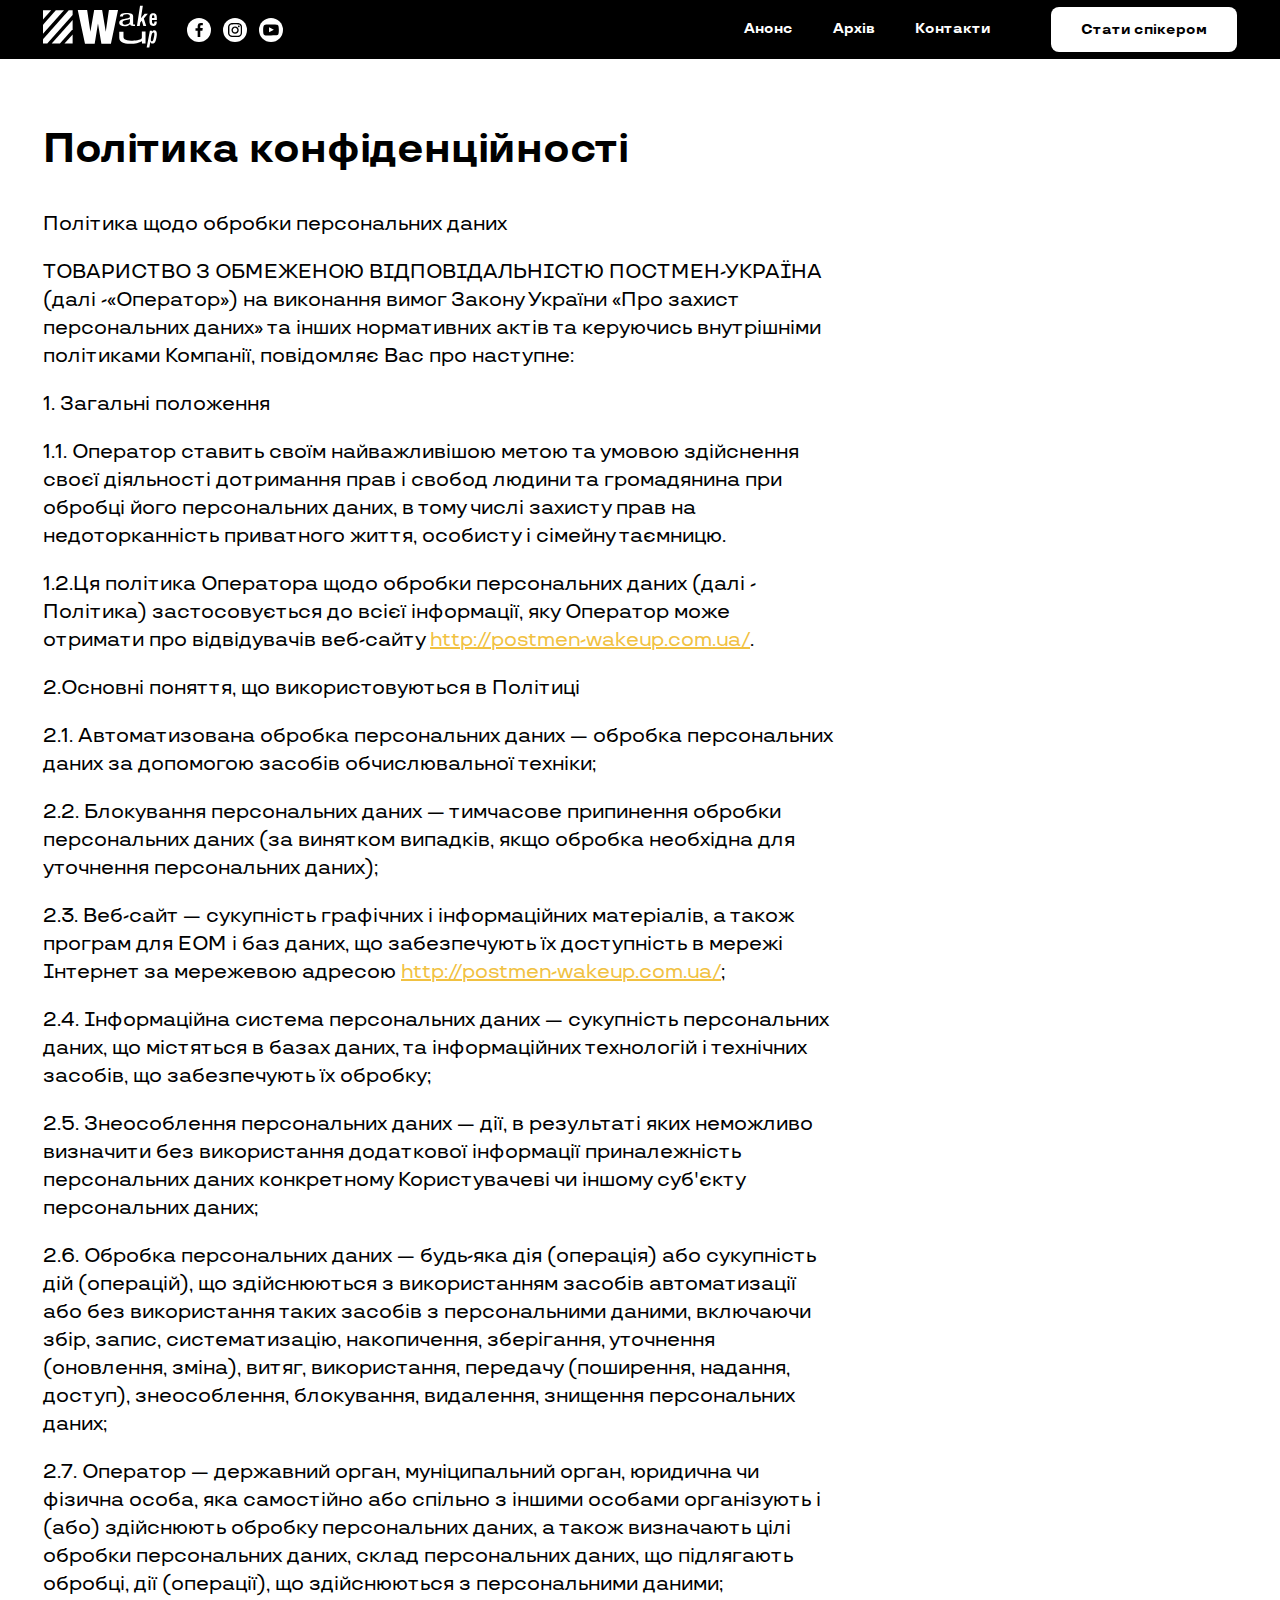
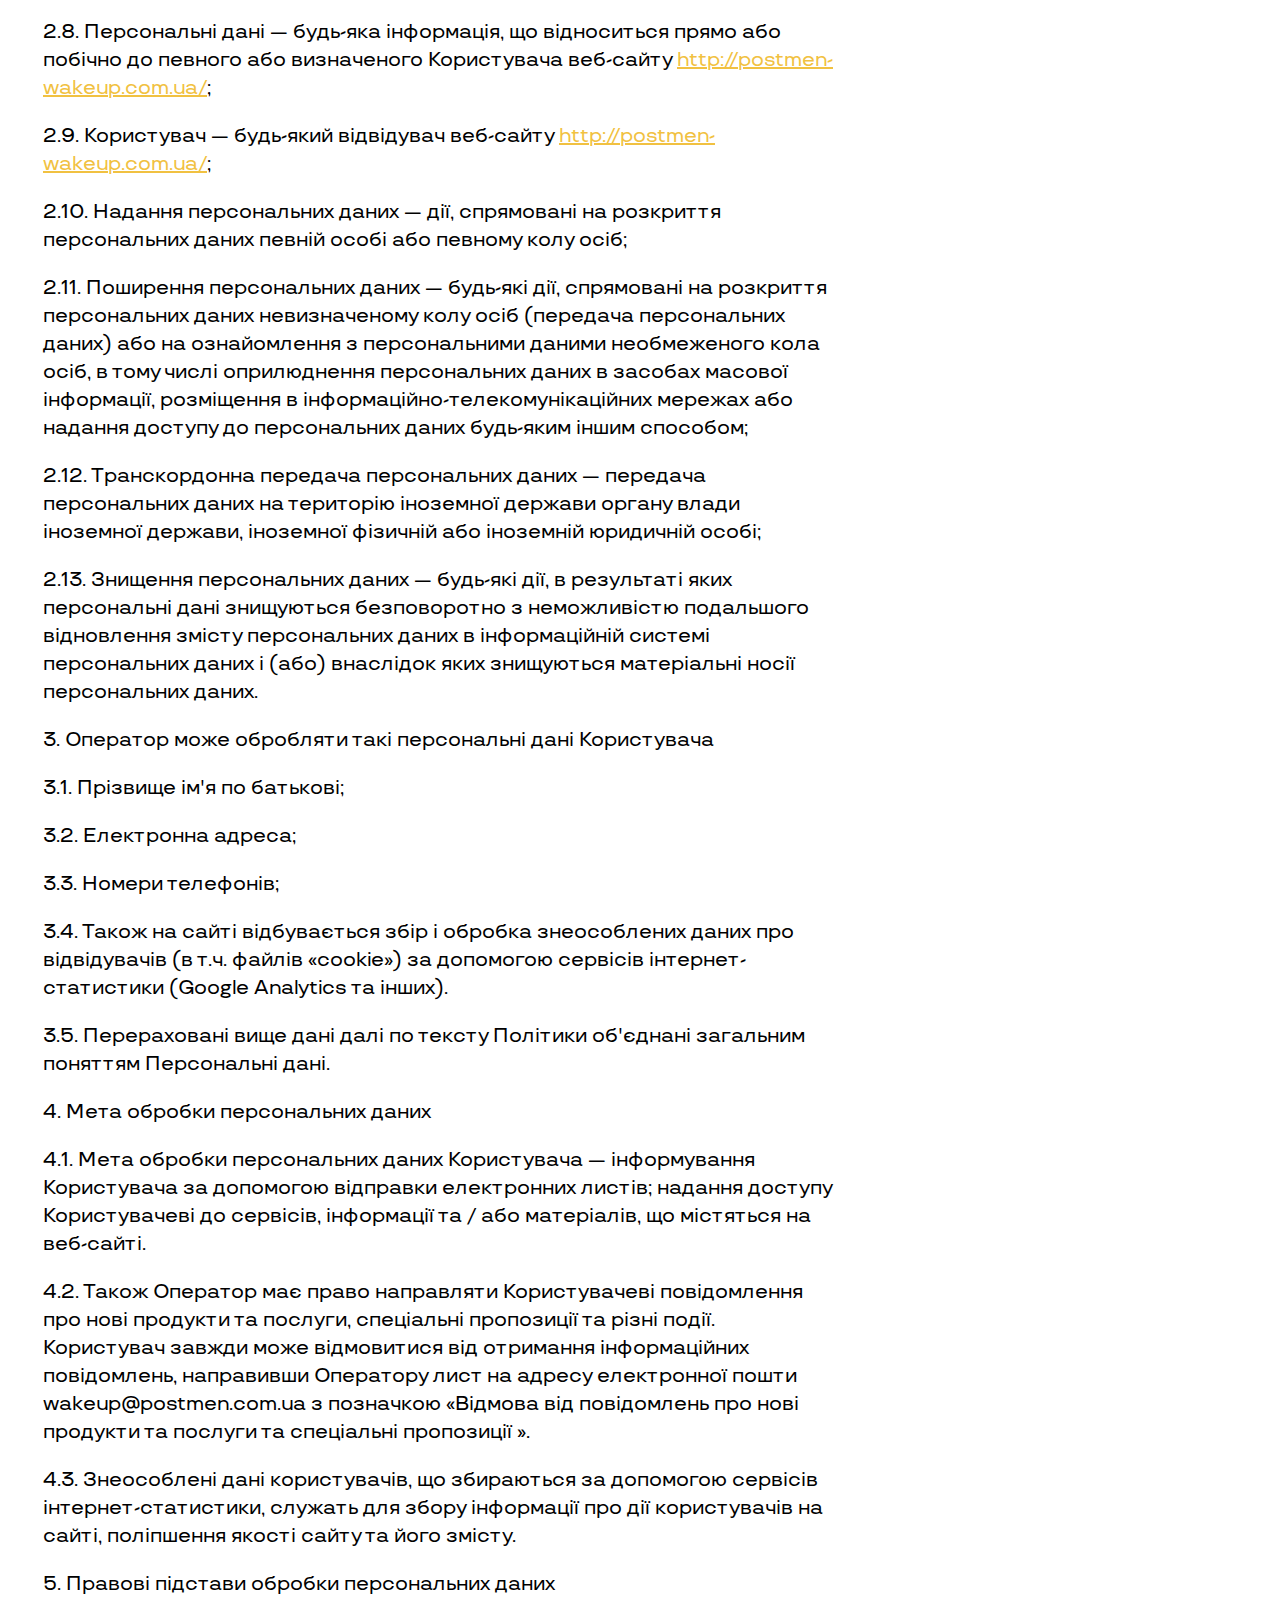
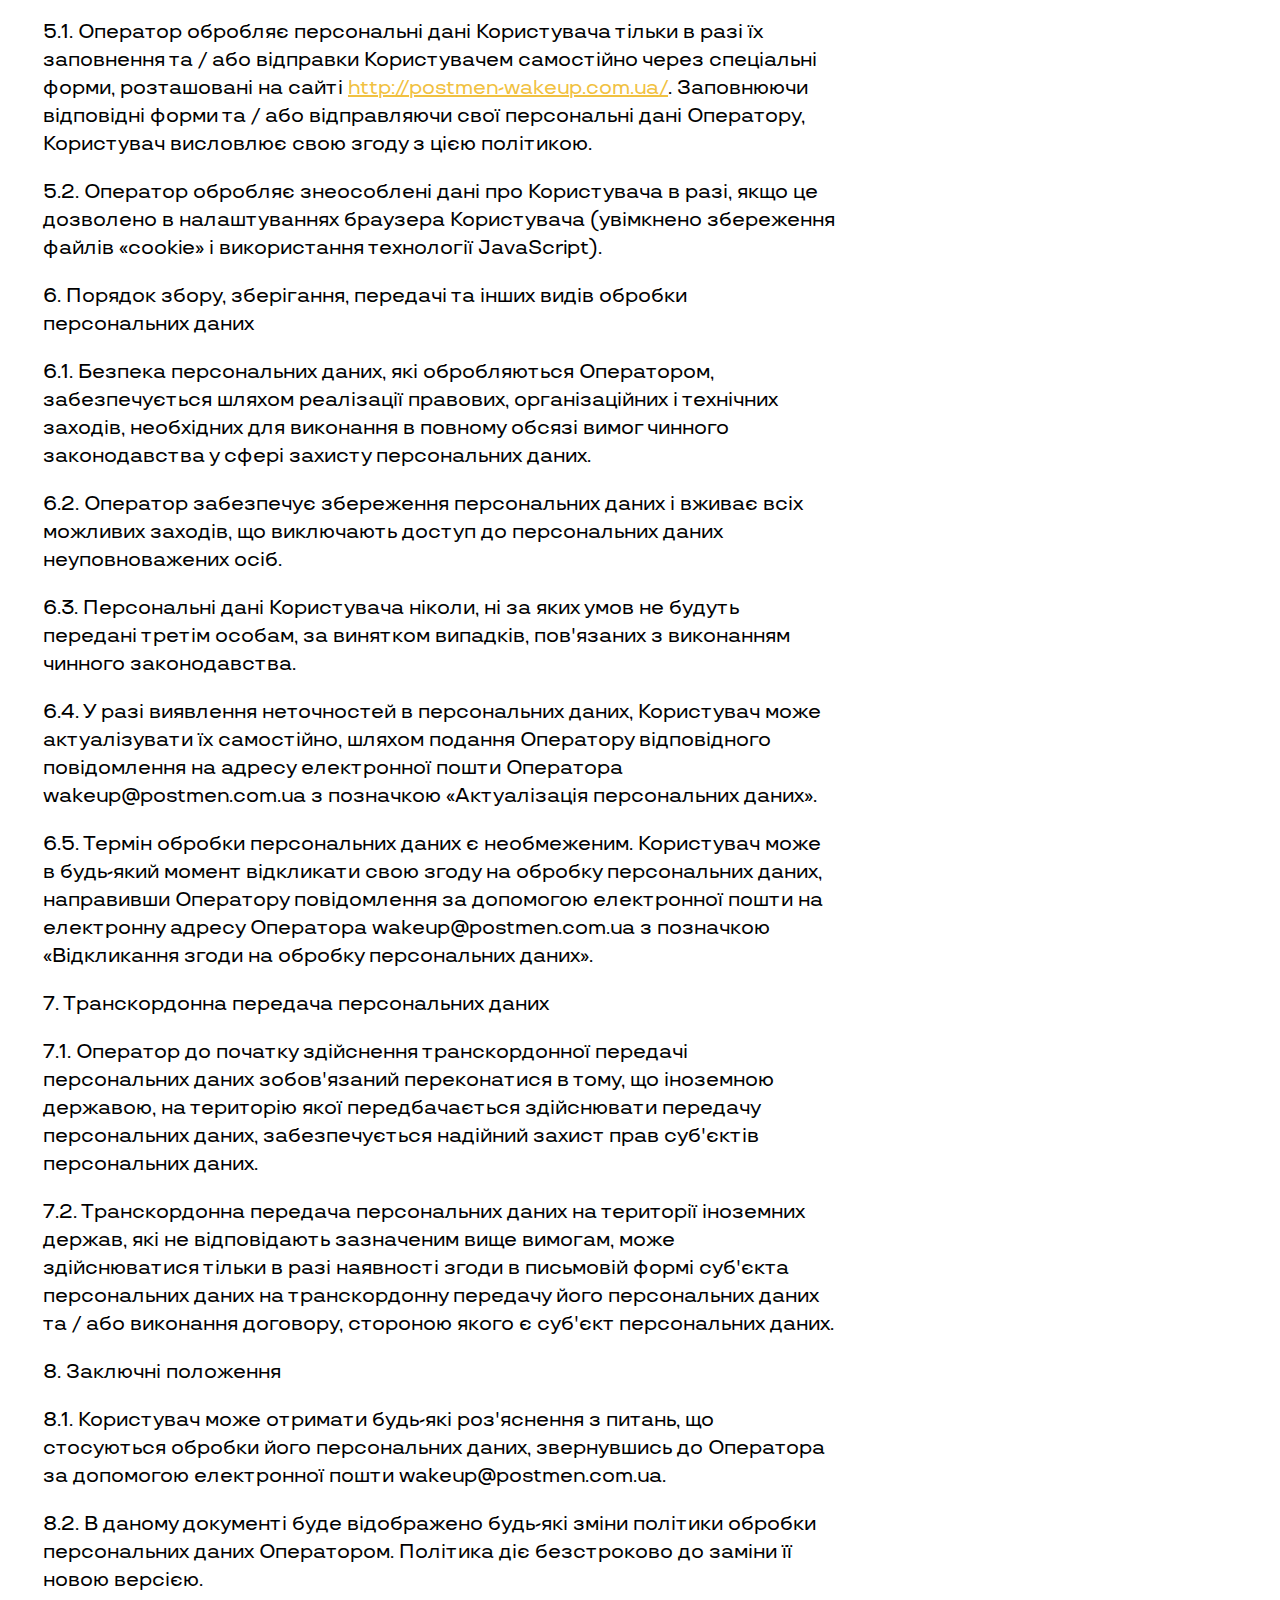
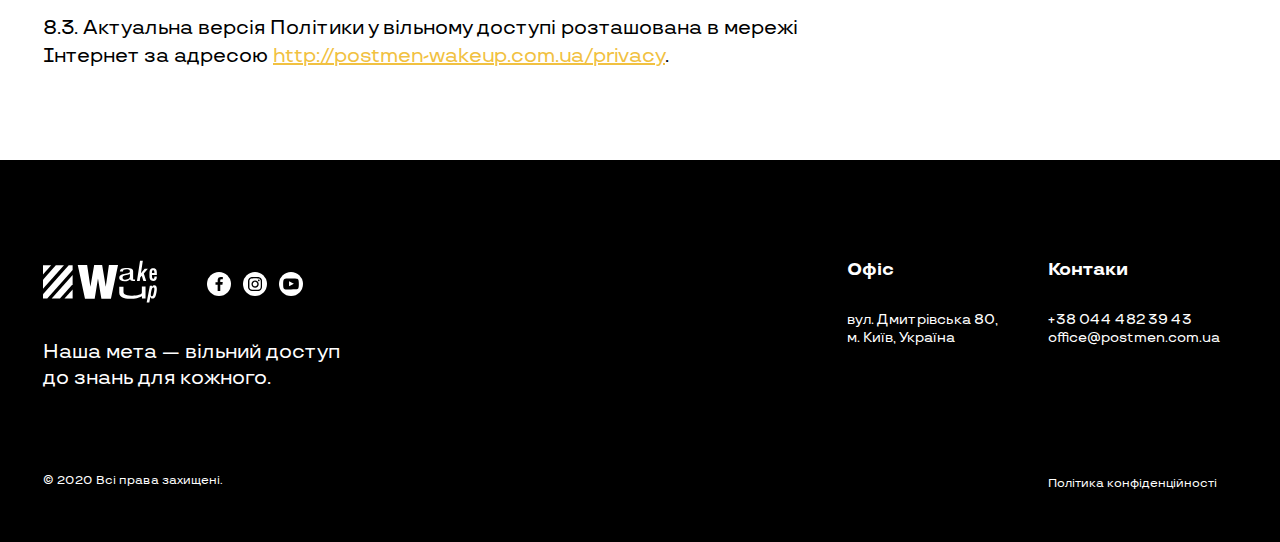
<file: privacy-policy.html>
<!DOCTYPE html>
<html lang="uk">
<head>
    <meta charset="UTF-8">
    <title>Wake Up</title>
    <meta name="viewport" content="width=device-width, initial-scale=1">
    <link rel="icon" type="image/x-icon" href="images/favicon.svg">
    <link rel="stylesheet" type="text/css" href="style/styles.css">
</head>
<body>

<header class="header">
    <div class="container u-height-100">
        <div class="row u-height-100">
            <div class="col-6 d-flex u-height-100 align-items-center">
                <a href="index.html" class="brand-name">
                    <img src="images/new-logo.svg" alt="Logo">
                </a>
                <div class="social d-xl-flex d-none">
                    <a href="" class="social_link">
                        <svg width="8" height="14" viewBox="0 0 8 14" fill="none" xmlns="http://www.w3.org/2000/svg">
                            <path fill-rule="evenodd" clip-rule="evenodd" d="M6.33481 2.33935H7.81367V0.0717564C7.58064 0.0717564 7.33864 0.0179791 7.09664 5.34113e-05H5.76118C5.08882 -0.00378772 4.43161 0.199636 3.87899 0.582638C3.57296 0.80424 3.31453 1.08501 3.11901 1.40832C2.92348 1.73163 2.79484 2.0909 2.74071 2.46483C2.69017 2.78509 2.6632 3.10862 2.66004 3.43282V5.14472H0.5V7.66328H2.65108V14H5.27719V7.65431H7.41931L7.75093 5.11783H5.25926V3.32527C5.30408 2.58135 5.74326 2.35728 6.33481 2.33935Z" fill="white"/>
                        </svg>
                    </a>
                    <a href="" class="social_link">
                        <svg width="14" height="14" viewBox="0 0 14 14" fill="none" xmlns="http://www.w3.org/2000/svg">
                            <path d="M3.72717 0H10.4258C10.5747 0.0744292 10.7979 0.0744291 10.9468 0.148858C11.6 0.254722 12.2108 0.540668 12.7104 0.97456C13.21 1.40845 13.5787 1.97309 13.7751 2.60502C13.885 2.96918 13.9598 3.34304 13.9984 3.72146V10.2712C13.892 11.1013 13.5855 11.8931 13.1053 12.5785C12.6933 13.0559 12.1768 13.4318 11.5959 13.677C11.015 13.9223 10.3854 14.0303 9.75594 13.9927H4.17375C3.17755 14.041 2.19806 13.7234 1.41987 13.0995C0.946647 12.6907 0.573204 12.179 0.328099 11.6037C0.082994 11.0283 -0.02728 10.4045 0.00571072 9.78V4.56995C-0.00658486 4.19626 0.0183477 3.82227 0.0801399 3.45352C0.155298 2.69046 0.469041 1.9705 0.976781 1.39595C1.48452 0.821402 2.16043 0.421494 2.90845 0.253059L3.72717 0ZM1.41987 7.07077V9.97351C1.38813 10.3432 1.43758 10.7153 1.56476 11.0638C1.69193 11.4123 1.89375 11.7288 2.15609 11.9912C2.41843 12.2535 2.73494 12.4553 3.08347 12.5825C3.43199 12.7097 3.8041 12.7591 4.17375 12.7274C6.10891 12.8018 8.04406 12.8018 9.97922 12.7274C11.6911 12.7274 12.6587 11.6854 12.7331 9.97351C12.8075 8.03835 12.8075 6.1032 12.7331 4.16804C12.7524 3.80131 12.6944 3.43463 12.5628 3.09178C12.4312 2.74893 12.229 2.43756 11.9694 2.17789C11.7097 1.91822 11.3983 1.71604 11.0555 1.58447C10.7126 1.4529 10.3459 1.39487 9.97922 1.41416C8.04406 1.33973 6.10891 1.33973 4.17375 1.41416C3.8041 1.38242 3.43199 1.43187 3.08347 1.55905C2.73494 1.68622 2.41843 1.88804 2.15609 2.15038C1.89375 2.41272 1.69193 2.72923 1.56476 3.07776C1.43758 3.42628 1.38813 3.79839 1.41987 4.16804V7.07077Z" fill="white"/>
                            <path d="M3.45898 7.10016C3.46095 6.13351 3.84582 5.20701 4.52935 4.52349C5.21287 3.83996 6.13937 3.45509 7.10601 3.45312C8.0673 3.47217 8.98392 3.86252 9.66379 4.54238C10.3437 5.22225 10.734 6.13887 10.753 7.10016C10.7511 8.0668 10.3662 8.9933 9.68268 9.67682C8.99916 10.3603 8.07266 10.7452 7.10601 10.7472C6.14473 10.7281 5.22811 10.3378 4.54824 9.65793C3.86838 8.97806 3.47803 8.06144 3.45898 7.10016ZM7.10601 4.79285C6.65395 4.7855 6.20998 4.9133 5.83102 5.15989C5.45206 5.40647 5.15535 5.7606 4.97894 6.17689C4.80253 6.59318 4.75444 7.05266 4.84085 7.49646C4.92725 7.94025 5.1442 8.34814 5.4639 8.66784C5.78361 8.98754 6.19149 9.20449 6.63528 9.29089C7.07908 9.3773 7.53856 9.32921 7.95485 9.1528C8.37114 8.97639 8.72527 8.67969 8.97185 8.30072C9.21844 7.92176 9.34624 7.47779 9.33889 7.02573C9.33889 6.43353 9.10364 5.86559 8.6849 5.44684C8.26615 5.0281 7.69821 4.79285 7.10601 4.79285Z" fill="white"/>
                            <path d="M9.93461 3.30457C9.93046 3.18616 9.95071 3.06816 9.99413 2.95792C10.0375 2.84768 10.1032 2.74755 10.187 2.66377C10.2707 2.57999 10.3709 2.51435 10.4811 2.47093C10.5914 2.42752 10.7094 2.40726 10.8278 2.41142C11.0595 2.42709 11.2777 2.52623 11.4419 2.69045C11.6061 2.85467 11.7052 3.07285 11.7209 3.30457C11.7209 3.54145 11.6268 3.76863 11.4593 3.93612C11.2918 4.10362 11.0646 4.19772 10.8278 4.19772C10.5909 4.19772 10.3637 4.10362 10.1962 3.93612C10.0287 3.76863 9.93461 3.54145 9.93461 3.30457Z" fill="white"/>
                        </svg>
                    </a>
                    <a href="" class="social_link">
                        <svg width="16" height="12" viewBox="0 0 16 12" fill="none" xmlns="http://www.w3.org/2000/svg">
                            <path fill-rule="evenodd" clip-rule="evenodd" d="M1.75881 11.1748C1.47894 11.09 1.22357 10.9391 1.01426 10.7349C0.804945 10.5306 0.647835 10.279 0.556183 10.0013C0.0324556 8.56591 -0.122723 2.57215 0.885936 1.38891C1.22164 1.004 1.6956 0.767014 2.20495 0.729402C4.91088 0.438442 13.2711 0.477237 14.2313 0.826389C14.5013 0.914002 14.7481 1.0616 14.953 1.25811C15.1579 1.45463 15.3157 1.69497 15.4145 1.96113C15.9867 3.44502 16.0061 8.83747 15.3369 10.2632C15.1594 10.6343 14.8622 10.9349 14.4931 11.1167C13.4845 11.621 3.09723 11.6113 1.75881 11.1748ZM6.05532 8.36224L10.9046 5.84059L6.05532 3.29954V8.36224Z" fill="white"/>
                        </svg>
                    </a>
                </div>
            </div>
            <div class="col-6 d-flex justify-content-end u-height-100 align-items-center">
                <nav class="header-navigation d-xl-flex d-none">
                    <a class="header-navigation_link" href="announcement.html">Анонс</a>
                    <a class="header-navigation_link" href="archive.html">Архів</a>
                    <a class="header-navigation_link" href="contacts.html">Контакти</a>
                </nav>
                <button type="button" class="burger-button d-xl-none">
                    <span></span>
                    <span></span>
                    <span></span>
                </button>

                <button class="header-button button is-on-dark-bg is-small" type="button">Стати спікером</button>
            </div>
        </div>
    </div>


    <div class="burger">
        <div class="burger-menu">
            <nav class="burger-nav">
                <a class="burger-nav-item" href="">Про проєкт</a>
                <a class="burger-nav-item" href="announcement.html">Анонс</a>
                <a class="burger-nav-item" href="archive.html">Архів</a>
                <a class="burger-nav-item" href="contacts.html">Контакти</a>
            </nav>
            <div class="social">
                <a href="" class="social_link">
                    <svg width="8" height="14" viewBox="0 0 8 14" fill="none" xmlns="http://www.w3.org/2000/svg">
                        <path fill-rule="evenodd" clip-rule="evenodd" d="M6.33481 2.33935H7.81367V0.0717564C7.58064 0.0717564 7.33864 0.0179791 7.09664 5.34113e-05H5.76118C5.08882 -0.00378772 4.43161 0.199636 3.87899 0.582638C3.57296 0.80424 3.31453 1.08501 3.11901 1.40832C2.92348 1.73163 2.79484 2.0909 2.74071 2.46483C2.69017 2.78509 2.6632 3.10862 2.66004 3.43282V5.14472H0.5V7.66328H2.65108V14H5.27719V7.65431H7.41931L7.75093 5.11783H5.25926V3.32527C5.30408 2.58135 5.74326 2.35728 6.33481 2.33935Z" fill="white"/>
                    </svg>
                </a>
                <a href="" class="social_link">
                    <svg width="14" height="14" viewBox="0 0 14 14" fill="none" xmlns="http://www.w3.org/2000/svg">
                        <path d="M3.72717 0H10.4258C10.5747 0.0744292 10.7979 0.0744291 10.9468 0.148858C11.6 0.254722 12.2108 0.540668 12.7104 0.97456C13.21 1.40845 13.5787 1.97309 13.7751 2.60502C13.885 2.96918 13.9598 3.34304 13.9984 3.72146V10.2712C13.892 11.1013 13.5855 11.8931 13.1053 12.5785C12.6933 13.0559 12.1768 13.4318 11.5959 13.677C11.015 13.9223 10.3854 14.0303 9.75594 13.9927H4.17375C3.17755 14.041 2.19806 13.7234 1.41987 13.0995C0.946647 12.6907 0.573204 12.179 0.328099 11.6037C0.082994 11.0283 -0.02728 10.4045 0.00571072 9.78V4.56995C-0.00658486 4.19626 0.0183477 3.82227 0.0801399 3.45352C0.155298 2.69046 0.469041 1.9705 0.976781 1.39595C1.48452 0.821402 2.16043 0.421494 2.90845 0.253059L3.72717 0ZM1.41987 7.07077V9.97351C1.38813 10.3432 1.43758 10.7153 1.56476 11.0638C1.69193 11.4123 1.89375 11.7288 2.15609 11.9912C2.41843 12.2535 2.73494 12.4553 3.08347 12.5825C3.43199 12.7097 3.8041 12.7591 4.17375 12.7274C6.10891 12.8018 8.04406 12.8018 9.97922 12.7274C11.6911 12.7274 12.6587 11.6854 12.7331 9.97351C12.8075 8.03835 12.8075 6.1032 12.7331 4.16804C12.7524 3.80131 12.6944 3.43463 12.5628 3.09178C12.4312 2.74893 12.229 2.43756 11.9694 2.17789C11.7097 1.91822 11.3983 1.71604 11.0555 1.58447C10.7126 1.4529 10.3459 1.39487 9.97922 1.41416C8.04406 1.33973 6.10891 1.33973 4.17375 1.41416C3.8041 1.38242 3.43199 1.43187 3.08347 1.55905C2.73494 1.68622 2.41843 1.88804 2.15609 2.15038C1.89375 2.41272 1.69193 2.72923 1.56476 3.07776C1.43758 3.42628 1.38813 3.79839 1.41987 4.16804V7.07077Z" fill="white"/>
                        <path d="M3.45898 7.10016C3.46095 6.13351 3.84582 5.20701 4.52935 4.52349C5.21287 3.83996 6.13937 3.45509 7.10601 3.45312C8.0673 3.47217 8.98392 3.86252 9.66379 4.54238C10.3437 5.22225 10.734 6.13887 10.753 7.10016C10.7511 8.0668 10.3662 8.9933 9.68268 9.67682C8.99916 10.3603 8.07266 10.7452 7.10601 10.7472C6.14473 10.7281 5.22811 10.3378 4.54824 9.65793C3.86838 8.97806 3.47803 8.06144 3.45898 7.10016ZM7.10601 4.79285C6.65395 4.7855 6.20998 4.9133 5.83102 5.15989C5.45206 5.40647 5.15535 5.7606 4.97894 6.17689C4.80253 6.59318 4.75444 7.05266 4.84085 7.49646C4.92725 7.94025 5.1442 8.34814 5.4639 8.66784C5.78361 8.98754 6.19149 9.20449 6.63528 9.29089C7.07908 9.3773 7.53856 9.32921 7.95485 9.1528C8.37114 8.97639 8.72527 8.67969 8.97185 8.30072C9.21844 7.92176 9.34624 7.47779 9.33889 7.02573C9.33889 6.43353 9.10364 5.86559 8.6849 5.44684C8.26615 5.0281 7.69821 4.79285 7.10601 4.79285Z" fill="white"/>
                        <path d="M9.93461 3.30457C9.93046 3.18616 9.95071 3.06816 9.99413 2.95792C10.0375 2.84768 10.1032 2.74755 10.187 2.66377C10.2707 2.57999 10.3709 2.51435 10.4811 2.47093C10.5914 2.42752 10.7094 2.40726 10.8278 2.41142C11.0595 2.42709 11.2777 2.52623 11.4419 2.69045C11.6061 2.85467 11.7052 3.07285 11.7209 3.30457C11.7209 3.54145 11.6268 3.76863 11.4593 3.93612C11.2918 4.10362 11.0646 4.19772 10.8278 4.19772C10.5909 4.19772 10.3637 4.10362 10.1962 3.93612C10.0287 3.76863 9.93461 3.54145 9.93461 3.30457Z" fill="white"/>
                    </svg>
                </a>
                <a href="" class="social_link">
                    <svg width="16" height="12" viewBox="0 0 16 12" fill="none" xmlns="http://www.w3.org/2000/svg">
                        <path fill-rule="evenodd" clip-rule="evenodd" d="M1.75881 11.1748C1.47894 11.09 1.22357 10.9391 1.01426 10.7349C0.804945 10.5306 0.647835 10.279 0.556183 10.0013C0.0324556 8.56591 -0.122723 2.57215 0.885936 1.38891C1.22164 1.004 1.6956 0.767014 2.20495 0.729402C4.91088 0.438442 13.2711 0.477237 14.2313 0.826389C14.5013 0.914002 14.7481 1.0616 14.953 1.25811C15.1579 1.45463 15.3157 1.69497 15.4145 1.96113C15.9867 3.44502 16.0061 8.83747 15.3369 10.2632C15.1594 10.6343 14.8622 10.9349 14.4931 11.1167C13.4845 11.621 3.09723 11.6113 1.75881 11.1748ZM6.05532 8.36224L10.9046 5.84059L6.05532 3.29954V8.36224Z" fill="white"/>
                    </svg>
                </a>
            </div>
        </div>
    </div>

</header>

<main>

<div class="container privacy">
    <div class="row">
        <div class="col-12 col-xl-8">
            <h1 class="u-h1 u-font-family-stinger privacy-title">Політика конфіденційності</h1>

            <p>Політика щодо обробки персональних даних</p>

            <p>ТОВАРИСТВО З ОБМЕЖЕНОЮ ВІДПОВІДАЛЬНІСТЮ ПОСТМЕН-УКРАЇНА (далі -«Оператор») на виконання вимог Закону України «Про захист персональних даних» та інших нормативних актів та керуючись внутрішніми політиками Компанії, повідомляє Вас про наступне:
            </p>

            <p>1. Загальні положення
            </p>

            <p>1.1. Оператор ставить своїм найважливішою метою та умовою здійснення своєї діяльності дотримання прав і свобод людини та громадянина при обробці його персональних даних, в тому числі захисту прав на недоторканність приватного життя, особисту і сімейну таємницю.
            </p>

            <p>1.2.Ця політика Оператора щодо обробки персональних даних (далі - Політика) застосовується до всієї інформації, яку Оператор може отримати про відвідувачів веб-сайту
                <a href="http://postmen-wakeup.com.ua/">http://postmen-wakeup.com.ua/</a>.
            </p>

            <p>2.Основні поняття, що використовуються в Політиці
            </p>

            <p>2.1. Автоматизована обробка персональних даних — обробка персональних даних за допомогою засобів обчислювальної техніки;
            </p>

            <p>2.2. Блокування персональних даних — тимчасове припинення обробки персональних даних (за винятком випадків, якщо обробка необхідна для уточнення персональних даних);
            </p>

            <p>2.3. Веб-сайт — сукупність графічних і інформаційних матеріалів, а також програм для ЕОМ і баз даних, що забезпечують їх доступність в мережі Інтернет за мережевою адресою
                <a href="http://postmen-wakeup.com.ua/">http://postmen-wakeup.com.ua/</a>;
            </p>

            <p>2.4. Інформаційна система персональних даних — сукупність персональних даних, що містяться в базах даних, та інформаційних технологій і технічних засобів, що забезпечують їх обробку;
            </p>

            <p>2.5. Знеособлення персональних даних — дії, в результаті яких неможливо визначити без використання додаткової інформації приналежність персональних даних конкретному Користувачеві чи іншому суб'єкту персональних даних;
            </p>

            <p>2.6. Обробка персональних даних — будь-яка дія (операція) або сукупність дій (операцій), що здійснюються з використанням засобів автоматизації або без використання таких засобів з персональними даними, включаючи збір, запис, систематизацію, накопичення, зберігання, уточнення (оновлення, зміна), витяг, використання, передачу (поширення, надання, доступ), знеособлення, блокування, видалення, знищення персональних даних;
            </p>

            <p>2.7. Оператор — державний орган, муніципальний орган, юридична чи фізична особа, яка самостійно або спільно з іншими особами організують і (або) здійснюють обробку персональних даних, а також визначають цілі обробки персональних даних, склад персональних даних, що підлягають обробці, дії (операції), що здійснюються з персональними даними;
            </p>

            <p>2.8. Персональні дані — будь-яка інформація, що відноситься прямо або побічно до певного або визначеного Користувача веб-сайту
                <a href="http://postmen-wakeup.com.ua/">http://postmen-wakeup.com.ua/</a>;
            </p>

            <p>2.9. Користувач — будь-який відвідувач веб-сайту <a href="http://postmen-wakeup.com.ua/">http://postmen-wakeup.com.ua/</a>;
            </p>

            <p>2.10. Надання персональних даних — дії, спрямовані на розкриття персональних даних певній особі або певному колу осіб;
            </p>

            <p>2.11. Поширення персональних даних — будь-які дії, спрямовані на розкриття персональних даних невизначеному колу осіб (передача персональних даних) або на ознайомлення з персональними даними необмеженого кола осіб, в тому числі оприлюднення персональних даних в засобах масової інформації, розміщення в інформаційно-телекомунікаційних мережах або надання доступу до персональних даних будь-яким іншим способом;
            </p>

            <p>2.12. Транскордонна передача персональних даних — передача персональних даних на територію іноземної держави органу влади іноземної держави, іноземної фізичній або іноземній юридичній особі;
            </p>

            <p>2.13. Знищення персональних даних — будь-які дії, в результаті яких персональні дані знищуються безповоротно з неможливістю подальшого відновлення змісту персональних даних в інформаційній системі персональних даних і (або) внаслідок яких знищуються матеріальні носії персональних даних.
            </p>

            <p>3. Оператор може обробляти такі персональні дані Користувача
            </p>

            <p>3.1. Прізвище ім'я по батькові;
            </p>

            <p>3.2. Електронна адреса;
            </p>

            <p>3.3. Номери телефонів;
            </p>

            <p>3.4. Також на сайті відбувається збір і обробка знеособлених даних про відвідувачів (в т.ч. файлів «cookie») за допомогою сервісів інтернет-статистики (Google Analytics та інших).
            </p>

            <p>3.5. Перераховані вище дані далі по тексту Політики об'єднані загальним поняттям Персональні дані.
            </p>

            <p>4. Мета обробки персональних даних
            </p>

            <p>4.1. Мета обробки персональних даних Користувача — інформування Користувача за допомогою відправки електронних листів; надання доступу Користувачеві до сервісів, інформації та / або матеріалів, що містяться на веб-сайті.
            </p>

            <p>4.2. Також Оператор має право направляти Користувачеві повідомлення про нові продукти та послуги, спеціальні пропозиції та різні події. Користувач завжди може відмовитися від отримання інформаційних повідомлень, направивши Оператору лист на адресу електронної пошти wakeup@postmen.com.ua з позначкою «Відмова від повідомлень про нові продукти та послуги та спеціальні пропозиції ».
            </p>

            <p>4.3. Знеособлені дані користувачів, що збираються за допомогою сервісів інтернет-статистики, служать для збору інформації про дії користувачів на сайті, поліпшення якості сайту та його змісту.
            </p>

            <p>5. Правові підстави обробки персональних даних
            </p>

            <p>5.1. Оператор обробляє персональні дані Користувача тільки в разі їх заповнення та / або відправки Користувачем самостійно через спеціальні форми, розташовані на сайті
                <a href="http://postmen-wakeup.com.ua/">http://postmen-wakeup.com.ua/</a>. Заповнюючи відповідні форми та / або відправляючи свої персональні дані Оператору, Користувач висловлює свою згоду з цією політикою.
            </p>

            <p>5.2. Оператор обробляє знеособлені дані про Користувача в разі, якщо це дозволено в налаштуваннях браузера Користувача (увімкнено збереження файлів «cookie» і використання технології JavaScript).
            </p>

            <p>6. Порядок збору, зберігання, передачі та інших видів обробки персональних даних
            </p>

            <p>6.1. Безпека персональних даних, які обробляються Оператором, забезпечується шляхом реалізації правових, організаційних і технічних заходів, необхідних для виконання в повному обсязі вимог чинного законодавства у сфері захисту персональних даних.
            </p>

            <p>6.2. Оператор забезпечує збереження персональних даних і вживає всіх можливих заходів, що виключають доступ до персональних даних неуповноважених осіб.
            </p>

            <p>6.3. Персональні дані Користувача ніколи, ні за яких умов не будуть передані третім особам, за винятком випадків, пов'язаних з виконанням чинного законодавства.
            </p>

            <p>6.4. У разі виявлення неточностей в персональних даних, Користувач може актуалізувати їх самостійно, шляхом подання Оператору відповідного повідомлення на адресу електронної пошти Оператора wakeup@postmen.com.ua з позначкою «Актуалізація персональних даних».
            </p>

            <p>6.5. Термін обробки персональних даних є необмеженим. Користувач може в будь-який момент відкликати свою згоду на обробку персональних даних, направивши Оператору повідомлення за допомогою електронної пошти на електронну адресу Оператора wakeup@postmen.com.ua з позначкою «Відкликання згоди на обробку персональних даних».
            </p>

            <p>7. Транскордонна передача персональних даних
            </p>

            <p>7.1. Оператор до початку здійснення транскордонної передачі персональних даних зобов'язаний переконатися в тому, що іноземною державою, на територію якої передбачається здійснювати передачу персональних даних, забезпечується надійний захист прав суб'єктів персональних даних.
            </p>

            <p>7.2. Транскордонна передача персональних даних на території іноземних держав, які не відповідають зазначеним вище вимогам, може здійснюватися тільки в разі наявності згоди в письмовій формі суб'єкта персональних даних на транскордонну передачу його персональних даних та / або виконання договору, стороною якого є суб'єкт персональних даних.
            </p>

            <p>8. Заключні положення
            </p>

            <p>8.1. Користувач може отримати будь-які роз'яснення з питань, що стосуються обробки його персональних даних, звернувшись до Оператора за допомогою електронної пошти wakeup@postmen.com.ua.
            </p>

            <p>8.2. В даному документі буде відображено будь-які зміни політики обробки персональних даних Оператором. Політика діє безстроково до заміни її новою версією.
            </p>

            <p>8.3. Актуальна версія Політики у вільному доступі розташована в мережі Інтернет за адресою
                <a href="http://postmen-wakeup.com.ua/privacy">http://postmen-wakeup.com.ua/privacy</a>.
            </p>

        </div>
    </div>
</div>

</main>

<footer class="footer">
    <div class="container">
        <div class="row">
            <div class="col-xl-8 col-lg-6 col-md-4 col-12">
                <div class="d-flex justify-content-between justify-content-lg-start">
                    <a href="index.html" class="brand-name">
                        <img src="images/new-logo.svg" alt="Logo">
                    </a>
                    <div class="social d-flex d-md-none d-lg-flex align-items-center">
                        <a href="" class="social_link">
                            <svg width="8" height="14" viewBox="0 0 8 14" fill="none" xmlns="http://www.w3.org/2000/svg">
                                <path fill-rule="evenodd" clip-rule="evenodd" d="M6.33481 2.33935H7.81367V0.0717564C7.58064 0.0717564 7.33864 0.0179791 7.09664 5.34113e-05H5.76118C5.08882 -0.00378772 4.43161 0.199636 3.87899 0.582638C3.57296 0.80424 3.31453 1.08501 3.11901 1.40832C2.92348 1.73163 2.79484 2.0909 2.74071 2.46483C2.69017 2.78509 2.6632 3.10862 2.66004 3.43282V5.14472H0.5V7.66328H2.65108V14H5.27719V7.65431H7.41931L7.75093 5.11783H5.25926V3.32527C5.30408 2.58135 5.74326 2.35728 6.33481 2.33935Z" fill="white"/>
                            </svg>
                        </a>
                        <a href="" class="social_link">
                            <svg width="14" height="14" viewBox="0 0 14 14" fill="none" xmlns="http://www.w3.org/2000/svg">
                                <path d="M3.72717 0H10.4258C10.5747 0.0744292 10.7979 0.0744291 10.9468 0.148858C11.6 0.254722 12.2108 0.540668 12.7104 0.97456C13.21 1.40845 13.5787 1.97309 13.7751 2.60502C13.885 2.96918 13.9598 3.34304 13.9984 3.72146V10.2712C13.892 11.1013 13.5855 11.8931 13.1053 12.5785C12.6933 13.0559 12.1768 13.4318 11.5959 13.677C11.015 13.9223 10.3854 14.0303 9.75594 13.9927H4.17375C3.17755 14.041 2.19806 13.7234 1.41987 13.0995C0.946647 12.6907 0.573204 12.179 0.328099 11.6037C0.082994 11.0283 -0.02728 10.4045 0.00571072 9.78V4.56995C-0.00658486 4.19626 0.0183477 3.82227 0.0801399 3.45352C0.155298 2.69046 0.469041 1.9705 0.976781 1.39595C1.48452 0.821402 2.16043 0.421494 2.90845 0.253059L3.72717 0ZM1.41987 7.07077V9.97351C1.38813 10.3432 1.43758 10.7153 1.56476 11.0638C1.69193 11.4123 1.89375 11.7288 2.15609 11.9912C2.41843 12.2535 2.73494 12.4553 3.08347 12.5825C3.43199 12.7097 3.8041 12.7591 4.17375 12.7274C6.10891 12.8018 8.04406 12.8018 9.97922 12.7274C11.6911 12.7274 12.6587 11.6854 12.7331 9.97351C12.8075 8.03835 12.8075 6.1032 12.7331 4.16804C12.7524 3.80131 12.6944 3.43463 12.5628 3.09178C12.4312 2.74893 12.229 2.43756 11.9694 2.17789C11.7097 1.91822 11.3983 1.71604 11.0555 1.58447C10.7126 1.4529 10.3459 1.39487 9.97922 1.41416C8.04406 1.33973 6.10891 1.33973 4.17375 1.41416C3.8041 1.38242 3.43199 1.43187 3.08347 1.55905C2.73494 1.68622 2.41843 1.88804 2.15609 2.15038C1.89375 2.41272 1.69193 2.72923 1.56476 3.07776C1.43758 3.42628 1.38813 3.79839 1.41987 4.16804V7.07077Z" fill="white"/>
                                <path d="M3.45898 7.10016C3.46095 6.13351 3.84582 5.20701 4.52935 4.52349C5.21287 3.83996 6.13937 3.45509 7.10601 3.45312C8.0673 3.47217 8.98392 3.86252 9.66379 4.54238C10.3437 5.22225 10.734 6.13887 10.753 7.10016C10.7511 8.0668 10.3662 8.9933 9.68268 9.67682C8.99916 10.3603 8.07266 10.7452 7.10601 10.7472C6.14473 10.7281 5.22811 10.3378 4.54824 9.65793C3.86838 8.97806 3.47803 8.06144 3.45898 7.10016ZM7.10601 4.79285C6.65395 4.7855 6.20998 4.9133 5.83102 5.15989C5.45206 5.40647 5.15535 5.7606 4.97894 6.17689C4.80253 6.59318 4.75444 7.05266 4.84085 7.49646C4.92725 7.94025 5.1442 8.34814 5.4639 8.66784C5.78361 8.98754 6.19149 9.20449 6.63528 9.29089C7.07908 9.3773 7.53856 9.32921 7.95485 9.1528C8.37114 8.97639 8.72527 8.67969 8.97185 8.30072C9.21844 7.92176 9.34624 7.47779 9.33889 7.02573C9.33889 6.43353 9.10364 5.86559 8.6849 5.44684C8.26615 5.0281 7.69821 4.79285 7.10601 4.79285Z" fill="white"/>
                                <path d="M9.93461 3.30457C9.93046 3.18616 9.95071 3.06816 9.99413 2.95792C10.0375 2.84768 10.1032 2.74755 10.187 2.66377C10.2707 2.57999 10.3709 2.51435 10.4811 2.47093C10.5914 2.42752 10.7094 2.40726 10.8278 2.41142C11.0595 2.42709 11.2777 2.52623 11.4419 2.69045C11.6061 2.85467 11.7052 3.07285 11.7209 3.30457C11.7209 3.54145 11.6268 3.76863 11.4593 3.93612C11.2918 4.10362 11.0646 4.19772 10.8278 4.19772C10.5909 4.19772 10.3637 4.10362 10.1962 3.93612C10.0287 3.76863 9.93461 3.54145 9.93461 3.30457Z" fill="white"/>
                            </svg>
                        </a>
                        <a href="" class="social_link">
                            <svg width="16" height="12" viewBox="0 0 16 12" fill="none" xmlns="http://www.w3.org/2000/svg">
                                <path fill-rule="evenodd" clip-rule="evenodd" d="M1.75881 11.1748C1.47894 11.09 1.22357 10.9391 1.01426 10.7349C0.804945 10.5306 0.647835 10.279 0.556183 10.0013C0.0324556 8.56591 -0.122723 2.57215 0.885936 1.38891C1.22164 1.004 1.6956 0.767014 2.20495 0.729402C4.91088 0.438442 13.2711 0.477237 14.2313 0.826389C14.5013 0.914002 14.7481 1.0616 14.953 1.25811C15.1579 1.45463 15.3157 1.69497 15.4145 1.96113C15.9867 3.44502 16.0061 8.83747 15.3369 10.2632C15.1594 10.6343 14.8622 10.9349 14.4931 11.1167C13.4845 11.621 3.09723 11.6113 1.75881 11.1748ZM6.05532 8.36224L10.9046 5.84059L6.05532 3.29954V8.36224Z" fill="white"/>
                            </svg>
                        </a>
                    </div>
                </div>
                <div class="footer-tagline">Наша мета — вільний доступ <br> до знань для кожного.</div>
            </div>
            <div class="col-xl-2 col-lg-3 col-md-4 col-6">
                <div class="footer-title">Офіс</div>
                <div class="footer-info">вул. Дмитрівська 80, <br> м. Київ, Україна</div>
            </div>
            <div class="col-xl-2 col-lg-3 col-md-4 col-6">
                <div class="footer-title">Контаки</div>
                <div class="footer-info">
                    <a class="footer-link" href="tel:+380444823943">+38 044 482 39 43</a> <br>
                    <a class="footer-link" href="mailto:office@postmen.com.ua">office@postmen.com.ua</a>
                </div>
            </div>
        </div>

        <div class="row footer-copytext">
            <div class="social  col-md-4 d-none d-md-flex d-lg-none">
                <a href="" class="social_link">
                    <svg width="8" height="14" viewBox="0 0 8 14" fill="none" xmlns="http://www.w3.org/2000/svg">
                        <path fill-rule="evenodd" clip-rule="evenodd" d="M6.33481 2.33935H7.81367V0.0717564C7.58064 0.0717564 7.33864 0.0179791 7.09664 5.34113e-05H5.76118C5.08882 -0.00378772 4.43161 0.199636 3.87899 0.582638C3.57296 0.80424 3.31453 1.08501 3.11901 1.40832C2.92348 1.73163 2.79484 2.0909 2.74071 2.46483C2.69017 2.78509 2.6632 3.10862 2.66004 3.43282V5.14472H0.5V7.66328H2.65108V14H5.27719V7.65431H7.41931L7.75093 5.11783H5.25926V3.32527C5.30408 2.58135 5.74326 2.35728 6.33481 2.33935Z" fill="white"/>
                    </svg>
                </a>
                <a href="" class="social_link">
                    <svg width="14" height="14" viewBox="0 0 14 14" fill="none" xmlns="http://www.w3.org/2000/svg">
                        <path d="M3.72717 0H10.4258C10.5747 0.0744292 10.7979 0.0744291 10.9468 0.148858C11.6 0.254722 12.2108 0.540668 12.7104 0.97456C13.21 1.40845 13.5787 1.97309 13.7751 2.60502C13.885 2.96918 13.9598 3.34304 13.9984 3.72146V10.2712C13.892 11.1013 13.5855 11.8931 13.1053 12.5785C12.6933 13.0559 12.1768 13.4318 11.5959 13.677C11.015 13.9223 10.3854 14.0303 9.75594 13.9927H4.17375C3.17755 14.041 2.19806 13.7234 1.41987 13.0995C0.946647 12.6907 0.573204 12.179 0.328099 11.6037C0.082994 11.0283 -0.02728 10.4045 0.00571072 9.78V4.56995C-0.00658486 4.19626 0.0183477 3.82227 0.0801399 3.45352C0.155298 2.69046 0.469041 1.9705 0.976781 1.39595C1.48452 0.821402 2.16043 0.421494 2.90845 0.253059L3.72717 0ZM1.41987 7.07077V9.97351C1.38813 10.3432 1.43758 10.7153 1.56476 11.0638C1.69193 11.4123 1.89375 11.7288 2.15609 11.9912C2.41843 12.2535 2.73494 12.4553 3.08347 12.5825C3.43199 12.7097 3.8041 12.7591 4.17375 12.7274C6.10891 12.8018 8.04406 12.8018 9.97922 12.7274C11.6911 12.7274 12.6587 11.6854 12.7331 9.97351C12.8075 8.03835 12.8075 6.1032 12.7331 4.16804C12.7524 3.80131 12.6944 3.43463 12.5628 3.09178C12.4312 2.74893 12.229 2.43756 11.9694 2.17789C11.7097 1.91822 11.3983 1.71604 11.0555 1.58447C10.7126 1.4529 10.3459 1.39487 9.97922 1.41416C8.04406 1.33973 6.10891 1.33973 4.17375 1.41416C3.8041 1.38242 3.43199 1.43187 3.08347 1.55905C2.73494 1.68622 2.41843 1.88804 2.15609 2.15038C1.89375 2.41272 1.69193 2.72923 1.56476 3.07776C1.43758 3.42628 1.38813 3.79839 1.41987 4.16804V7.07077Z" fill="white"/>
                        <path d="M3.45898 7.10016C3.46095 6.13351 3.84582 5.20701 4.52935 4.52349C5.21287 3.83996 6.13937 3.45509 7.10601 3.45312C8.0673 3.47217 8.98392 3.86252 9.66379 4.54238C10.3437 5.22225 10.734 6.13887 10.753 7.10016C10.7511 8.0668 10.3662 8.9933 9.68268 9.67682C8.99916 10.3603 8.07266 10.7452 7.10601 10.7472C6.14473 10.7281 5.22811 10.3378 4.54824 9.65793C3.86838 8.97806 3.47803 8.06144 3.45898 7.10016ZM7.10601 4.79285C6.65395 4.7855 6.20998 4.9133 5.83102 5.15989C5.45206 5.40647 5.15535 5.7606 4.97894 6.17689C4.80253 6.59318 4.75444 7.05266 4.84085 7.49646C4.92725 7.94025 5.1442 8.34814 5.4639 8.66784C5.78361 8.98754 6.19149 9.20449 6.63528 9.29089C7.07908 9.3773 7.53856 9.32921 7.95485 9.1528C8.37114 8.97639 8.72527 8.67969 8.97185 8.30072C9.21844 7.92176 9.34624 7.47779 9.33889 7.02573C9.33889 6.43353 9.10364 5.86559 8.6849 5.44684C8.26615 5.0281 7.69821 4.79285 7.10601 4.79285Z" fill="white"/>
                        <path d="M9.93461 3.30457C9.93046 3.18616 9.95071 3.06816 9.99413 2.95792C10.0375 2.84768 10.1032 2.74755 10.187 2.66377C10.2707 2.57999 10.3709 2.51435 10.4811 2.47093C10.5914 2.42752 10.7094 2.40726 10.8278 2.41142C11.0595 2.42709 11.2777 2.52623 11.4419 2.69045C11.6061 2.85467 11.7052 3.07285 11.7209 3.30457C11.7209 3.54145 11.6268 3.76863 11.4593 3.93612C11.2918 4.10362 11.0646 4.19772 10.8278 4.19772C10.5909 4.19772 10.3637 4.10362 10.1962 3.93612C10.0287 3.76863 9.93461 3.54145 9.93461 3.30457Z" fill="white"/>
                    </svg>
                </a>
                <a href="" class="social_link">
                    <svg width="16" height="12" viewBox="0 0 16 12" fill="none" xmlns="http://www.w3.org/2000/svg">
                        <path fill-rule="evenodd" clip-rule="evenodd" d="M1.75881 11.1748C1.47894 11.09 1.22357 10.9391 1.01426 10.7349C0.804945 10.5306 0.647835 10.279 0.556183 10.0013C0.0324556 8.56591 -0.122723 2.57215 0.885936 1.38891C1.22164 1.004 1.6956 0.767014 2.20495 0.729402C4.91088 0.438442 13.2711 0.477237 14.2313 0.826389C14.5013 0.914002 14.7481 1.0616 14.953 1.25811C15.1579 1.45463 15.3157 1.69497 15.4145 1.96113C15.9867 3.44502 16.0061 8.83747 15.3369 10.2632C15.1594 10.6343 14.8622 10.9349 14.4931 11.1167C13.4845 11.621 3.09723 11.6113 1.75881 11.1748ZM6.05532 8.36224L10.9046 5.84059L6.05532 3.29954V8.36224Z" fill="white"/>
                    </svg>
                </a>
            </div>
            <div class="col-xl-10 col-lg-9 col-md-4 col-12 u-font-size-smalled">© 2020 Всі права захищені.</div>
            <div class="col-xl-2 col-lg-3 col-md-4 col-12"><a class="footer-link u-font-size-smalled" href="privacy-policy.html">Політика конфіденційності</a></div>
        </div>
    </div>
</footer>


<div class="modal is-hidden">
    <div class="modal-container">
        <button class="close-modal"><img src="images/close.svg" alt="close icon"></button>
        <div class="step-one is-active">
            <h2 class="u-h2 title-main u-text-center">Стати спікером</h2>
            <form action="" class="modal-form">
                <div class="modal-form-control">
                    <input type="text" placeholder="Ім’я" class="modal-form-control_input">
                    <span class="error">This is not valid</span>
                </div>
                <div class="modal-form-control">
                    <input type="tel" placeholder="Телефон" class="modal-form-control_input">
                    <span class="error">This is not valid</span>
                </div>
                <div class="modal-form-control col-all">
                    <input type="text" placeholder="Запропонуй тему" class="modal-form-control_input">
                    <span class="error">This is not valid</span>
                </div>
                <div class="modal-form-control col-all">
                    <input type="text" placeholder="Чому ця тема важлива" class="modal-form-control_input">
                    <span class="error">This is not valid</span>
                </div>
                <div class="modal-form-control col-all">
                    <textarea name="" id="" cols="30" rows="3" placeholder="Ща саме ти розкажеш" class="modal-form-control_input col-all"></textarea>
                    <span class="error">This is not valid</span>
                </div>
                <div class="modal-button-container u-text-center col-all">
                    <button class="modal-button button" onclick="stepForm()">Відправити</button>
                </div>
            </form>
        </div>
        <div class="step-two">
            <div class="circle-approve">
                <img src="images/check.svg" alt="check mark">
            </div>
            <h2 class="u-h1 u-font-family-stinger">Дякую</h2>
            <p class="u-h5">Ваш запит надіслано. <br>
                Найближчим часом з Вам зв'яжуться</p>
        </div>
    </div>

    <div class="overlay is-hidden"></div>
</div>

<script type="text/javascript" src="script/jquery-3.6.1.min.js"></script>
<script src="script/slick.min.js" type="text/javascript" charset="utf-8"></script>
<script src="script/main.js" type="text/javascript" charset="utf-8"></script>

</body>
</html>
</file>
<file: style/styles.css>
@import "_normalize.css";
@import "_bootstrap-grid.css";
@import "slick/slick.css";
:root {
  --step: 8px;
  --base-color: #ffffff;
  --primal-color: #000000;
  --second-color: #737373;
  --neutral-color: #2C2C2C;
  --neutral-ligth-color: #959595;
  --accent-color: #F1C141;
  --neutral-accent-color: #F7D477;
  --error-color: #DF0000;
  --transition-all: all 0.4s;
  --breakpoint-container-sm: 100%;
  --breakpoint-container-md: 708px;
  --breakpoint-container-lg: 944px;
  --breakpoint-container-xl: 1206px;
  --breakpoint-container-xxl: 1620px;
  --h1-font-size: 24px;
  --h2-font-size: 20px;
  --h3-font-size: 18px;
  --h4-font-size: 18px;
  --h5-font-size: 12px;
  --font-size: 14px;
  --font-size-small: 12px;
  --font-size-smalled: 12px;
  --header-height: 40px;
  --brand-name-width: 74px;
  --brand-name-margin-right: 10px;
  --social_link-size: 24px;
  --container-title-height: 140px;
  --burger-button-size: 20px;
  --card-container-gap: 40px;
  --card-container-big-gap: 40px;
}
@media (min-width: 768px) {
  :root {
    --h1-font-size: 35px;
    --h2-font-size: 30px;
    --h3-font-size: 18px;
    --h4-font-size: 24px;
    --h5-font-size: 14px;
    --font-size: 16px;
    --font-size-small: 14px;
    --font-size-smalled: 12px;
    --header-height: 60px;
    --brand-name-width: 114px;
    --brand-name-margin-right: 10px;
    --social_link-size: 24px;
    --container-title-height: 190px;
    --burger-button-size: 24px;
    --card-container-gap: 28px;
    --card-container-big-gap: 28px;
  }
}
@media (min-width: 992px) {
  :root {
    --h1-font-size: 35px;
    --h2-font-size: 30px;
    --h3-font-size: 24px;
    --h4-font-size: 24px;
    --h5-font-size: 18px;
    --font-size: 16px;
    --font-size-small: 14px;
    --font-size-smalled: 12px;
    --header-height: 60px;
    --brand-name-width: 114px;
    --brand-name-margin-right: 10px;
    --social_link-size: 24px;
    --container-title-height: 190px;
    --burger-button-size: 24px;
    --card-container-gap: 44px;
    --card-container-big-gap: 44px;
  }
}
@media (min-width: 1200px) {
  :root {
    --h1-font-size: 40px;
    --h2-font-size: 30px;
    --h3-font-size: 24px;
    --h4-font-size: 24px;
    --h5-font-size: 20px;
    --font-size: 16px;
    --font-size-small: 14px;
    --font-size-smalled: 12px;
    --header-height: 60px;
    --brand-name-width: 114px;
    --brand-name-margin-right: 30px;
    --social_link-size: 24px;
    --container-title-height: 218px;
    --card-container-gap: 37px;
    --card-container-big-gap: 44px;
  }
}
@media (min-width: 1400px) {
  :root {
    --h1-font-size: 55px;
    --h2-font-size: 36px;
    --h3-font-size: 30px;
    --h4-font-size: 28px;
    --h5-font-size: 24px;
    --font-size: 18px;
    --font-size-small: 16px;
    --font-size-smalled: 14px;
    --header-height: 81px;
    --brand-name-width: 104px;
    --brand-name-margin-right: 40px;
    --social_link-size: 28px;
    --container-title-height: 283px;
    --card-container-gap: 45px;
    --card-container-big-gap: 72px;
  }
}

@font-face {
  font-family: "TT Travels";
  src: url("../fonts/TTTravels-Regular.ttf");
  font-weight: normal;
  font-style: normal;
}
@font-face {
  font-family: "TT Travels";
  src: url("../fonts/TTTravels-Medium.ttf");
  font-weight: 500;
  font-style: normal;
}
@font-face {
  font-family: "TT Travels";
  src: url("../fonts/TTTravels-Bold.ttf");
  font-weight: 700;
  font-style: normal;
}
@font-face {
  font-family: "TT Travels";
  src: url("../fonts/TTTravels-ExtraBold.ttf");
  font-weight: 800;
  font-style: normal;
}
*, *::before, *::after {
  box-sizing: border-box;
}

html {
  font-size: var(--step);
  height: 100%;
}

body {
  font-size: var(--font-size);
  font-family: "TT Travels", Source Sans Pro, -apple-system, Segoe UI, Roboto, Helvetica Neue, Arial, sans-serif;
  font-weight: 500;
  background-color: var(--base-color);
  color: var(--primal-color);
  position: relative;
  height: 100%;
  display: flex;
  flex-direction: column;
}
body.is-no-scroll {
  overflow: hidden;
}

main {
  flex-grow: 1;
}

h1 {
  margin: 0;
}

h2 {
  margin: 0;
  line-height: 120%;
}

h3 {
  font-size: var(--h3-font-size);
  line-height: 120%;
  margin: 0;
}

p {
  font-size: var(--font-size);
  line-height: 140%;
}

a {
  color: var(--primal-color);
}

ul {
  list-style: none;
  margin: 0;
  padding: 0 0 0 22px;
}
ul li {
  position: relative;
}
ul li:before {
  content: "";
  background-image: url([data-uri]);
  background-repeat: no-repeat;
  background-size: 7px;
  width: 7px;
  height: 7px;
  display: block;
  position: absolute;
  left: -20px;
  top: 30%;
}
ul li + li {
  margin-top: 15px;
}
@media (min-width: 992px) {
  ul li:before {
    background-size: 9px;
    width: 9px;
    height: 9px;
  }
  ul li + li {
    margin-top: 15px;
  }
}
@media (min-width: 1400px) {
  ul li:before {
    background-size: 12px;
    width: 12px;
    height: 12px;
  }
  ul li + li {
    margin-top: 20px;
  }
}

.form-control.is-subscribe {
  width: auto;
}
.form-control.is-subscribe .form-control_input {
  width: 100%;
  background-color: #FFECBB;
  border: 1px solid #000000;
  color: var(--primal-color);
}
.form-control.is-subscribe .form-control_input:focus {
  background: var(--base-color);
}
.form-control.has-error .form-control_input {
  border-color: var(--error-color);
  color: var(--error-color);
}
.form-control.has-error .form-control_input::placeholder {
  color: var(--error-color);
}
.form-control.has-error .error {
  display: block;
}

.form-control_input {
  color: var(--base-color);
  width: 100%;
  height: 43px;
  background: #2C2C2C;
  border-radius: 6px;
  font-weight: 400;
  font-size: var(--font-size-small);
  border: none;
  padding: 13px 20px;
}
@media (min-width: 768px) {
  .form-control_input {
    height: 50px;
    padding: 9px 24px;
  }
}
@media (min-width: 1400px) {
  .form-control_input {
    height: 62px;
    padding: 15px 28px;
  }
}
.form-control_input:focus {
  background: var(--base-color);
}

.modal-form-control {
  display: flex;
  flex-direction: column;
}
.modal-form-control.has-error .modal-form-control_input {
  border-color: var(--error-color);
  color: var(--error-color);
}
.modal-form-control.has-error .modal-form-control_input::placeholder {
  color: var(--error-color);
}
.modal-form-control.has-error .error {
  display: block;
}

.modal-form-control_input {
  width: 100%;
  font-weight: 400;
  font-size: var(--font-size-small);
  line-height: 130%;
  padding: 13px 20px;
  background: var(--base-color);
  border: 1px solid #D5D5D5;
  border-radius: 6px;
}
@media (min-width: 768px) {
  .modal-form-control_input {
    padding: 9px 24px;
  }
}
@media (min-width: 1400px) {
  .modal-form-control_input {
    line-height: 32px;
    padding: 15px 28px;
  }
}

.error {
  font-size: var(--font-size-smalled);
  color: var(--error-color);
  display: none;
  margin-top: 10px;
}

.brand-name {
  width: var(--brand-name-width);
  margin-right: var(--brand-name-margin-right);
}
.brand-name img {
  max-width: 100%;
}

.social {
  display: flex;
}
.social .social_link {
  text-decoration: none;
  display: flex;
  justify-content: center;
  align-items: center;
  width: var(--social_link-size);
  height: var(--social_link-size);
  border-radius: 50%;
  background-color: var(--base-color);
  transition: var(--transition-all);
}
.social .social_link svg path {
  fill: var(--primal-color);
}
.social .social_link + .social_link {
  margin-left: 12px;
}
.social .social_link:hover {
  background-color: var(--neutral-accent-color);
}

.header-navigation {
  display: flex;
  margin-right: 60px;
}
.header-navigation .header-navigation_link {
  color: var(--base-color);
  font-size: var(--font-size-small);
  font-weight: 700;
  text-decoration: none;
  transition: var(--transition-all);
}
.header-navigation .header-navigation_link + .header-navigation_link {
  margin-left: 40px;
}
.header-navigation .header-navigation_link.is-active, .header-navigation .header-navigation_link:hover {
  color: var(--neutral-accent-color);
}
@media (min-width: 1400px) {
  .header-navigation {
    margin-right: 80px;
  }
  .header-navigation .header-navigation_link + .header-navigation_link {
    margin-left: 50px;
  }
}

.after-header {
  color: var(--base-color);
  background-color: var(--primal-color);
  margin-top: calc(var(--header-height) - 1px);
}

.container-title {
  height: var(--container-title-height);
  margin-bottom: 40px;
  display: flex;
  flex-direction: column;
  justify-content: space-between;
}
.container-title .container-title-h1 {
  margin: 0;
  padding-top: 40px;
}
@media (min-width: 768px) {
  .container-title {
    margin-bottom: 60px;
  }
  .container-title .container-title-h1 {
    padding-top: 60px;
  }
}
@media (min-width: 1400px) {
  .container-title {
    margin-bottom: 100px;
  }
  .container-title .container-title-h1 {
    padding-top: 80px;
  }
}

.button {
  color: var(--primal-color);
  font-size: 14px;
  font-weight: 700;
  line-height: normal;
  text-align: center;
  text-decoration: none;
  display: inline-block;
  width: 100%;
  height: fit-content;
  padding: 14px 40px;
  border: none;
  border-radius: 8px;
  background-color: var(--accent-color);
  transition: var(--transition-all);
  cursor: pointer;
}
.button:hover, .button:active {
  background-color: #D8D8D8;
}
.button.header-button {
  width: max-content;
  padding: 1px 15px;
}
@media (min-width: 365px) {
  .button.header-button {
    padding: 5px 15px;
  }
}
@media (min-width: 768px) {
  .button {
    width: max-content;
    font-size: 18px;
    padding: 12px 30px;
  }
  .button.header-button {
    width: max-content;
    padding: 12px 30px;
  }
}
@media (min-width: 992px) {
  .button {
    padding: 14px 30px;
  }
  .button.header-button {
    width: max-content;
    padding: 14px 30px;
  }
}
@media (min-width: 1400px) {
  .button {
    font-size: 22px;
    padding: 14px 40px;
  }
  .button.header-button {
    width: max-content;
    padding: 14px 40px;
  }
}
.button.is-grey {
  background: #EAEAEA;
  outline: 1px solid var(--base-color);
}
.button.is-grey:hover, .button.is-grey:active {
  color: var(--primal-color);
  background-color: #D8D8D8;
}
.button.is-dark {
  color: var(--base-color);
  background: var(--primal-color);
}
.button.is-dark:hover, .button.is-dark:active {
  background-color: #333333;
}
.button.is-light {
  color: var(--primal-color);
  background: var(--base-color);
}
.button.is-light:hover, .button.is-light:active {
  color: var(--base-color);
  background-color: #333333;
}
.button.is-on-dark-bg {
  color: var(--primal-color);
  background: var(--base-color);
}
.button.is-on-dark-bg:hover, .button.is-on-dark-bg:active {
  background-color: #F2C04E;
}
.button.is-subscribe {
  color: var(--primal-color);
  background: #FDF7EA;
  height: 43px;
}
.button.is-subscribe:hover, .button.is-subscribe:active {
  outline: 2px solid var(--primal-color);
}
@media (min-width: 768px) {
  .button.is-subscribe {
    height: 50px;
  }
}
@media (min-width: 1400px) {
  .button.is-subscribe {
    height: 62px;
  }
}
.button.is-small {
  font-size: var(--font-size-small);
}
.button.is-full-width {
  width: 100%;
}

.label {
  color: var(--base-color);
  font-size: var(--font-size-small);
  font-weight: 700;
  line-height: normal;
  text-decoration: none;
  display: inline-block;
  padding: 8px 15px;
  border-radius: 30px;
  outline: 1px solid var(--base-color);
}
.label.is-dark {
  outline: 1px solid var(--primal-color);
  color: var(--primal-color);
}
.label.is-accent {
  outline: none;
  color: var(--primal-color);
  background-color: var(--accent-color);
}
.label.is-white {
  outline: none;
  color: var(--primal-color);
  background-color: var(--base-color);
}
@media (min-width: 1400px) {
  .label {
    padding: 10px 20px;
  }
}

.card-container {
  max-width: 100%;
  width: 100%;
  grid-template-columns: repeat(1, 1fr);
  display: grid;
  gap: var(--card-container-gap);
}
.card-container.is-big {
  grid-template-columns: repeat(1, 1fr);
  gap: var(--card-container-big-gap);
}
@media (min-width: 768px) {
  .card-container {
    grid-template-columns: repeat(2, minmax(200px, 1fr));
  }
  .card-container.is-big {
    grid-template-columns: repeat(2, minmax(200px, 1fr));
  }
}
@media (min-width: 992px) {
  .card-container {
    grid-template-columns: repeat(2, minmax(200px, 1fr));
  }
  .card-container.is-big {
    grid-template-columns: repeat(2, minmax(200px, 1fr));
  }
}
@media (min-width: 1200px) {
  .card-container {
    grid-template-columns: repeat(3, minmax(200px, 1fr));
  }
  .card-container.is-big {
    grid-template-columns: repeat(2, minmax(200px, 1fr));
  }
}
@media (min-width: 1400px) {
  .card-container {
    grid-template-columns: repeat(3, minmax(200px, 1fr));
  }
  .card-container.is-big {
    grid-template-columns: repeat(2, minmax(200px, 1fr));
  }
}

.card {
  text-decoration: none;
}
.card .card_image {
  border-radius: 10px;
  overflow: hidden;
  display: block;
  line-height: 0;
}
.card .card_image img {
  min-width: 100%;
  object-fit: cover;
  width: 100%;
  transition: var(--transition-all);
}
.card .card_time {
  font-weight: 500;
  font-size: var(--font-size-small);
  color: var(--second-color);
  margin-top: 16px;
  margin-bottom: 16px;
}
.card .card_label {
  margin: 15px 0 20px;
}
.card .card_title {
  font-weight: 700;
  font-size: var(--h3-font-size);
  transition: var(--transition-all);
  text-decoration: none;
  display: block;
}
.is-big .card .card_title {
  font-size: var(--h3-font-size);
}
.card .card_text {
  font-weight: 400;
  font-size: 14px;
  line-height: 140%;
  margin-top: 30px;
}
.card:hover .card_title {
  text-decoration: underline;
}
.card:hover .card_image img {
  transform: scale(1.1);
}
@media (min-width: 768px) {
  .card .card_label {
    margin: 20px 0 20px;
  }
  .card .card_text {
    font-size: 16px;
    margin-top: 20px;
  }
}
@media (min-width: 992px) {
  .card .card_text {
    font-size: 18px;
  }
}
@media (min-width: 1200px) {
  .card .card_image {
    border-radius: 15px;
  }
  .card .card_time {
    margin-top: 24px;
    margin-bottom: 22px;
  }
  .card .card_title {
    font-size: var(--h5-font-size);
  }
  .card .card_label {
    margin: 73px 0 30px;
  }
  .card .card_text {
    font-size: 24px;
    margin-top: 30px;
  }
  .card .is-big .card_title {
    font-size: var(--h3-font-size);
  }
}
@media (min-width: 1400px) {
  .card .card_image {
    border-radius: 15px;
  }
  .card .card_time {
    margin-top: 24px;
    margin-bottom: 22px;
  }
  .card .card_label {
    margin: 73px 0 30px;
  }
  .card .card_text {
    font-size: 24px;
    margin-top: 30px;
  }
}

.footer {
  background-color: var(--primal-color);
  color: var(--base-color);
  padding-top: 45px;
  padding-bottom: 40px;
  margin-top: 60px;
  flex: 0 0 auto;
}

.footer-tagline {
  font-weight: 500;
  font-size: var(--h5-font-size);
  line-height: 130%;
  margin: 25px 0 40px;
}

.footer-title {
  font-weight: 700;
  font-size: 16px;
  margin-bottom: 15px;
}

.footer-info {
  font-weight: 500;
  font-size: var(--font-size-small);
  line-height: 130%;
}

.footer-link {
  color: var(--base-color);
  text-decoration: none;
}
.footer-link:hover {
  text-decoration: underline;
}

.footer-copytext {
  margin-top: 40px;
}
.footer-copytext div + div {
  margin-top: 13px;
}

@media (min-width: 768px) {
  .footer {
    padding-top: 80px;
    padding-bottom: 40px;
    margin-top: 80px;
  }

  .footer-tagline {
    margin: 30px 0 0;
  }

  .footer-title {
    font-size: 18px;
    margin-bottom: 30px;
  }

  .footer-copytext {
    margin-top: 90px;
  }
}
@media (min-width: 992px) {
  .footer {
    padding-top: 95px;
    padding-bottom: 50px;
    margin-top: 100px;
  }
  .footer .brand-name {
    margin-right: 50px;
  }

  .footer-copytext {
    margin-top: 70px;
  }
}
@media (min-width: 1200px) {
  .footer {
    padding-top: 100px;
    padding-bottom: 50px;
    margin-top: 70px;
  }

  .footer-tagline {
    margin: 30px 0 0;
  }

  .footer-title {
    font-size: 18px;
    margin-bottom: 30px;
  }

  .footer-copytext {
    margin-top: 70px;
  }
}
@media (min-width: 1400px) {
  .footer {
    padding-top: 120px;
    padding-bottom: 60px;
    margin-top: 120px;
  }

  .footer-tagline {
    margin: 30px 0 0;
  }

  .footer-title {
    font-size: 24px;
    margin-bottom: 35px;
  }

  .footer-copytext {
    margin-top: 72px;
  }
}
.footnote {
  padding: 20px 20px 40px;
  background: var(--accent-color);
  border-radius: 10px;
}
.footnote p {
  font-size: var(--h5-font-size);
  font-weight: 500;
  line-height: 140%;
}
.footnote .button {
  width: 100%;
  margin-top: 30px;
}
@media (min-width: 768px) {
  .footnote {
    display: grid;
    grid-template-columns: minmax(80px, 110px) minmax(80px, 110px) minmax(200px, 210px) 1fr 1fr;
    padding: 20px;
    gap: 20px;
  }
  .footnote h3 {
    font-size: 14px;
    line-height: 100%;
  }
  .footnote p {
    font-size: 12px;
    line-height: 140%;
  }
  .footnote .button {
    font-size: 14px;
    margin-top: 0;
    padding: 16px 20px;
    width: unset;
    place-self: center;
  }
}
@media (min-width: 992px) {
  .footnote {
    padding: 20px;
    gap: 40px;
  }
  .footnote h3 {
    font-size: 18px;
    line-height: 100%;
  }
  .footnote p {
    font-size: 14px;
  }
  .footnote .button {
    font-size: 18px;
    padding: 14px 30px;
  }
}
@media (min-width: 1200px) {
  .footnote {
    display: block;
    padding: 40px;
    border-radius: 20px;
  }
  .footnote h3 {
    font-size: var(--h3-font-size);
  }
  .footnote p {
    font-size: var(--h5-font-size);
  }
  .footnote .button {
    margin-top: 40px;
    width: 100%;
  }
}
@media (min-width: 1400px) {
  .footnote {
    padding: 60px 50px;
  }
}

.footnote_head {
  display: flex;
  justify-content: space-between;
}

.footnote_head_code {
  position: relative;
}
.footnote_head_code img {
  position: absolute;
  right: 0;
  top: 0;
  width: 90px;
  height: 90px;
  border-radius: 10px;
}
@media (min-width: 768px) {
  .footnote_head_code {
    display: none;
  }
  .footnote_head_code img {
    width: 50px;
    height: 50px;
    position: unset;
    place-self: center;
  }
}
@media (min-width: 992px) {
  .footnote_head_code img {
    width: 80px;
    height: 80px;
  }
}
@media (min-width: 1200px) {
  .footnote_head_code {
    display: block;
  }
  .footnote_head_code img {
    position: absolute;
  }
}
@media (min-width: 1400px) {
  .footnote_head_code img {
    width: 107px;
    height: 107px;
  }
}

.container-laureate {
  box-shadow: 0px 4px 40px rgba(0, 0, 0, 0.1);
  border-radius: 20px;
  padding: 30px 30px 40px;
  margin-bottom: 37px;
  display: grid;
  grid-template-columns: repeat(1, 1fr);
  gap: 30px;
  align-items: flex-start;
}
.container-laureate .container-laureate_image {
  width: 120px;
  height: 120px;
  background: #F2C04E;
  border-radius: 100%;
  overflow: hidden;
  flex-shrink: 0;
}
.container-laureate .container-laureate_image img {
  width: 100%;
}
.container-laureate .container-laureate_info_p {
  margin: 0;
  font-weight: 500;
  font-size: 14px;
  line-height: 140%;
}
@media (min-width: 768px) {
  .container-laureate {
    grid-template-columns: max-content 1fr;
    padding: 50px 60px;
    margin-bottom: 60px;
    gap: 40px 50px;
    align-items: center;
  }
  .container-laureate .container-laureate_image {
    width: 160px;
    height: 160px;
  }
  .container-laureate .container-laureate_info_p {
    grid-column: 1/3;
    font-size: 18px;
  }
}
@media (min-width: 992px) {
  .container-laureate {
    padding: 50px 60px 80px;
    margin-bottom: 60px;
    gap: 28px 60px;
  }
  .container-laureate .container-laureate_image {
    width: 200px;
    height: 200px;
    grid-row: 1/3;
  }
  .container-laureate .container-laureate_info_p {
    grid-column: 2/3;
    font-size: 18px;
  }
}
@media (min-width: 1200px) {
  .container-laureate {
    padding: 50px 70px;
    margin-bottom: 60px;
    gap: 20px 100px;
  }
  .container-laureate .container-laureate_image {
    width: 230px;
    height: 230px;
  }
}
@media (min-width: 1400px) {
  .container-laureate {
    padding: 80px 100px;
    margin-bottom: 100px;
    gap: 30px 150px;
  }
  .container-laureate .container-laureate_image {
    width: 300px;
    height: 300px;
    grid-row: 1/3;
  }
  .container-laureate .container-laureate_info_p {
    font-size: 24px;
    grid-column: 2/3;
  }
}

.tabs {
  white-space: nowrap;
  overflow: auto;
}

.tab-link {
  color: var(--neutral-ligth-color);
  font-weight: 700;
  font-size: var(--h4-font-size);
  background: none;
  border: none;
  outline: none;
  cursor: pointer;
  padding: 12px 0;
  transition: 0.3s;
}
.tab-link:hover {
  color: var(--base-color);
}
.tab-link.is-active {
  color: var(--base-color);
  border-bottom: 3px solid var(--base-color);
}
.tab-link + .tab-link {
  margin-left: 30px;
}
@media (min-width: 768px) {
  .tab-link {
    padding: 20px 0;
  }
  .tab-link .tab-link + .tab-link {
    margin-left: 50px;
  }
}
@media (min-width: 1200px) {
  .tab-link {
    padding: 22px 0;
  }
}
@media (min-width: 1400px) {
  .tab-link {
    padding: 25px 0;
  }
  .tab-link .tab-link + .tab-link {
    margin-left: 70px;
  }
}

.tab-content {
  display: none;
  border-top: none;
  animation: fadeEffect 1s;
}
.tab-content.is-active {
  display: block;
}

@keyframes fadeEffect {
  from {
    opacity: 0;
  }
  to {
    opacity: 1;
  }
}
.title-main.slider-title {
  max-width: 70%;
}

.slider-archive {
  padding-bottom: 40px;
}
.slider-archive .slick-list {
  margin-left: calc((var(--card-container-gap) / 1.5 ) * -1);
  width: calc(100% + var(--card-container-gap));
}
.slider-archive .slick-track {
  gap: var(--card-container-gap);
  display: flex;
}
.slider-archive .slick-prev,
.slider-archive .slick-next {
  position: absolute;
  display: block;
  height: 40px;
  width: 40px;
  border: 2px solid var(--second-color);
  border-radius: 50%;
  line-height: 0px;
  font-size: 0px;
  cursor: pointer;
  background: transparent;
  color: transparent;
  top: -65px;
  padding: 0;
  outline: none;
}
.slider-archive .slick-prev:hover, .slider-archive .slick-prev:focus,
.slider-archive .slick-next:hover,
.slider-archive .slick-next:focus {
  border-color: transparent;
  background: var(--neutral-accent-color);
  color: transparent;
}
.slider-archive .slick-prev {
  right: 60px;
}
.slider-archive .slick-prev:before {
  content: url("../images/arrow-slider-prev.svg");
}
.slider-archive .slick-next {
  right: 10px;
}
.slider-archive .slick-next:before {
  content: url("../images/arrow-slider-next.svg");
}
@media (min-width: 768px) {
  .slider-archive {
    padding-bottom: 0;
  }
  .slider-archive .slick-prev,
.slider-archive .slick-next {
    top: -80px;
  }
  .slider-archive .slick-prev {
    right: 60px;
  }
  .slider-archive .slick-next {
    right: 10px;
  }
}
@media (min-width: 992px) {
  .slider-archive .slick-prev,
.slider-archive .slick-next {
    top: -70px;
  }
}
@media (min-width: 1200px) {
  .slider-archive .slick-prev,
.slider-archive .slick-next {
    height: 40px;
    width: 40px;
    top: -80px;
  }
  .slider-archive .slick-prev {
    right: 60px;
  }
  .slider-archive .slick-next {
    right: 10px;
  }
}
@media (min-width: 1400px) {
  .slider-archive .slick-prev,
.slider-archive .slick-next {
    position: absolute;
    display: block;
    height: 50px;
    width: 50px;
    top: -115px;
  }
  .slider-archive .slick-prev {
    right: 90px;
  }
  .slider-archive .slick-next {
    right: 20px;
  }
}

.slider-hero-block {
  display: flex;
  width: 100%;
  align-items: center;
}
.slider-hero-block .slick-list {
  margin-left: calc((var(--card-container-gap) / 1.5 ) * -1);
  width: calc(100% + var(--card-container-gap));
}
.slider-hero-block .slick-track {
  display: flex;
}
.slider-hero-block .slick-slide {
  height: 100%;
  width: 100vw;
}
.slider-hero-block .slick-prev,
.slider-hero-block .slick-next {
  position: absolute;
  display: block;
  height: 40px;
  width: 40px;
  border: 2px solid #444444;
  border-radius: 50%;
  line-height: 0px;
  font-size: 0px;
  cursor: pointer;
  background: transparent;
  color: transparent;
  bottom: 20px;
  padding: 0;
  outline: none;
  z-index: 1;
}
.slider-hero-block .slick-prev:hover, .slider-hero-block .slick-prev:focus,
.slider-hero-block .slick-next:hover,
.slider-hero-block .slick-next:focus {
  border-color: var(--primal-color);
  background: transparent;
  color: transparent;
}
.slider-hero-block .slick-prev {
  left: 10px;
}
.slider-hero-block .slick-prev:before {
  content: url("../images/arrow-slider-prev.svg");
}
.slider-hero-block .slick-next {
  left: 60px;
}
.slider-hero-block .slick-next:before {
  content: url("../images/arrow-slider-next.svg");
}
@media (min-width: 768px) {
  .slider-hero-block {
    padding-bottom: 0;
  }
  .slider-hero-block .slick-prev,
.slider-hero-block .slick-next {
    bottom: 80px;
  }
  .slider-hero-block .slick-prev {
    left: 10px;
  }
  .slider-hero-block .slick-next {
    left: 60px;
  }
}
@media (min-width: 992px) {
  .slider-hero-block .slick-prev,
.slider-hero-block .slick-next {
    bottom: 50px;
    right: unset;
  }
  .slider-hero-block .slick-prev {
    left: 50px;
  }
  .slider-hero-block .slick-next {
    left: 110px;
  }
}
@media (min-width: 1200px) {
  .slider-hero-block .slick-prev,
.slider-hero-block .slick-next {
    height: 40px;
    width: 40px;
    bottom: 50px;
  }
  .slider-hero-block .slick-prev {
    left: 50px;
  }
  .slider-hero-block .slick-next {
    left: 110px;
  }
}
@media (min-width: 1400px) {
  .slider-hero-block .slick-prev,
.slider-hero-block .slick-next {
    position: absolute;
    display: block;
    height: 50px;
    width: 50px;
    bottom: 60px;
  }
  .slider-hero-block .slick-prev {
    left: calc(10% + 20px);
  }
  .slider-hero-block .slick-next {
    left: calc(10% + 90px);
  }
}

.burger-button {
  display: block;
  position: relative;
  width: var(--burger-button-size);
  height: var(--burger-button-size);
  cursor: pointer;
  border: 0;
  outline: none;
  background: transparent;
  z-index: 10;
  margin-right: 20px;
}
@media (min-width: 768px) {
  .burger-button {
    margin-right: 25px;
  }
}
@media (min-width: 992px) {
  .burger-button {
    margin-right: 40px;
  }
}

.burger-button span {
  position: absolute;
  width: var(--burger-button-size);
  height: 2px;
  background-color: var(--base-color);
  top: 0;
  left: 0;
  transition: opacity 0.5s, bottom 0.2s 0.2s, top 0.2s 0.2s, transform 0.2s 0.2s;
}

.burger-button.is-active span:nth-child(1) {
  top: calc(50% - 1px);
  transform: rotate(3645deg);
  transform-origin: center;
}

.burger-button span:nth-child(2) {
  top: calc(50% - 1px);
}

.burger-button.is-active span:nth-child(2) {
  opacity: 0;
  transform: rotateY(90deg);
}

.burger-button span:nth-child(3) {
  top: unset;
  bottom: 0%;
}

.burger-button.is-active span:nth-child(3) {
  bottom: calc(50% - 1px);
  transform: rotate(-3645deg);
  transform-origin: center;
}

.burger {
  display: flex;
  justify-content: flex-end;
  height: 100%;
  width: 0;
  margin: 0;
  padding: 0;
  top: var(--header-height);
  left: 0;
  position: fixed;
  background: rgba(0, 0, 0, 0.64);
  overflow: hidden;
  transition: height 0.5s;
}
.burger.is-open {
  width: 100%;
  overflow: visible;
}
.burger.is-open .burger-nav-item {
  opacity: 1;
}

.burger-menu {
  padding: 100px 30px 50px;
  height: calc(100% - var(--header-height));
  width: auto;
  display: flex;
  flex-direction: column;
  justify-content: space-between;
  background: #000000;
}
.burger-menu .burger-nav-item {
  opacity: 0;
  transition: all 0.5s;
}
@media (min-width: 768px) {
  .burger-menu {
    padding: 140px 60px 60px;
  }
}
@media (min-width: 992px) {
  .burger-menu {
    padding: 80px 50px 50px;
  }
}

.burger-nav {
  display: flex;
  flex-direction: column;
}
.burger-nav .burger-nav-item {
  color: var(--base-color);
  font-weight: 400;
  text-decoration: none;
  margin: 0 0 20px;
  font-size: 24px;
}
@media (min-width: 768px) {
  .burger-nav .burger-nav-item {
    margin: 0 0 25px;
    font-size: 35px;
  }
}

.header {
  color: var(--base-color);
  display: flex;
  align-items: center;
  height: var(--header-height);
  position: fixed;
  top: 0;
  left: 0;
  right: 0;
  border-bottom: 1px solid var(--base-color);
  background-color: var(--primal-color);
  z-index: 5;
}
.header.is-accent {
  background-color: var(--neutral-accent-color);
  color: var(--primal-color);
  border-bottom: 1px solid var(--primal-color);
}
.header.is-accent .social_link {
  background-color: var(--primal-color);
}
.header.is-accent .social_link:hover {
  background-color: #474747;
}
.header.is-accent .social_link svg path {
  fill: var(--base-color);
}
.header.is-accent .header-navigation_link {
  color: var(--primal-color);
}
.header.is-none-border {
  border: none;
}

.hero-block-wrapper {
  background-color: #ffffff;
  margin-top: calc(var(--header-height) - 1px);
}
@media (min-width: 992px) {
  .hero-block-wrapper {
    background-color: var(--accent-color);
  }
}

.hero-block {
  display: flex;
  justify-content: center;
  min-height: calc(100vh - var(--header-height));
  height: 100%;
}

.hero-block-item {
  display: flex;
  align-items: stretch;
  flex-direction: column-reverse;
  height: 100%;
  min-height: calc(100vh - var(--header-height));
  justify-content: space-around;
  text-decoration: none;
  position: relative;
}
@media (min-width: 992px) {
  .hero-block-item {
    flex-direction: row;
  }
}

.hero-block-item-container {
  height: 100%;
  min-height: calc(100vh - var(--header-height));
}
@media (max-width: 992px) {
  .hero-block-item-container {
    min-width: 100%;
  }
}
.hero-block-item-container .row {
  height: 100%;
  min-height: calc(100vh - var(--header-height));
  flex-direction: column-reverse;
}
@media (min-width: 992px) {
  .hero-block-item-container .row {
    flex-direction: row;
  }
}

.hero-block_info {
  display: flex;
  height: 100%;
  padding-top: 15px;
  padding-bottom: 50px;
  padding-left: 40px;
  justify-content: flex-start;
  flex-direction: column;
  align-content: flex-start;
  background-color: var(--accent-color);
}
@media (min-width: 768px) {
  .hero-block_info {
    padding-top: 30px;
    padding-bottom: 80px;
  }
}
@media (min-width: 992px) {
  .hero-block_info {
    margin-top: 60px;
    padding-bottom: 80px;
    flex-direction: column;
    justify-content: center;
  }
}
@media (min-width: 1200px) {
  .hero-block_info {
    padding-left: 20px;
  }
}
@media (min-width: 1400px) {
  .hero-block_info {
    padding-left: 60px;
  }
}

.hero-block_info_b {
  font-size: var(--font-size-small);
  margin-left: 10px;
}
@media (min-width: 768px) {
  .hero-block_info_b {
    margin-left: 20px;
  }
}
@media (min-width: 1400px) {
  .hero-block_info_b {
    margin-left: 30px;
  }
}

.hero-block_info_h1 {
  margin: 20px 0 10px;
  font-weight: 800;
  font-size: 35px;
}
@media (min-width: 768px) {
  .hero-block_info_h1 {
    margin: 40px 0 20px;
  }
}
@media (min-width: 1200px) {
  .hero-block_info_h1 {
    font-size: 80px;
  }
}
@media (min-width: 1400px) {
  .hero-block_info_h1 {
    margin: 60px 0 40px;
    font-size: 100px;
  }
}

.hero-block_info_h2 {
  font-weight: 800;
  font-size: 20px;
  position: absolute;
  left: 50px;
  top: 50px;
}
@media (min-width: 768px) {
  .hero-block_info_h2 {
    font-size: 26px;
    margin-bottom: 90px;
  }
}
@media (min-width: 992px) {
  .hero-block_info_h2 {
    font-size: 40px;
    margin-bottom: 90px;
    position: unset;
  }
}
@media (min-width: 1200px) {
  .hero-block_info_h2 {
    font-size: 40px;
    margin-bottom: 68px;
  }
}
@media (min-width: 1400px) {
  .hero-block_info_h2 {
    font-size: 60px;
    margin-bottom: 90px;
  }
}

.hero-block_info_p {
  font-weight: 500;
  font-size: 14px;
  line-height: 130%;
  margin: 0 0 50px;
}
@media (min-width: 768px) {
  .hero-block_info_p {
    font-size: 22px;
  }
}
@media (min-width: 992px) {
  .hero-block_info_p {
    font-size: 22px;
  }
}
@media (min-width: 1200px) {
  .hero-block_info_p {
    font-size: 22px;
  }
}
@media (min-width: 1400px) {
  .hero-block_info_p {
    font-size: 24px;
  }
}

.hero-block_img {
  display: flex;
  flex-direction: column;
  justify-content: center;
  align-items: center;
  height: 100%;
}
.hero-block_img img {
  width: 70%;
  height: 80%;
  margin-top: 30px;
}
.hero-block_img.is-bottom {
  align-self: flex-end;
  background-color: #ffffff;
}
.hero-block_img.has-capture {
  position: relative;
}
@media (min-width: 992px) {
  .hero-block_img img {
    width: 100%;
  }
  .hero-block_img.is-bottom {
    background-color: transparent;
  }
}
@media (min-width: 1200px) {
  .hero-block_img img {
    width: 100%;
    margin-top: 60px;
  }
}

.slick-slide {
  position: relative;
}

.hero-block_capture {
  position: absolute;
  right: 0;
  bottom: 0;
  top: 30vh;
  height: 80px;
  width: 230px;
  display: flex;
  background-color: var(--base-color);
  border-radius: 20px 0 0 20px;
  border: 2px solid #000000;
  padding: 15px;
  align-items: center;
}
.hero-block_capture img {
  width: 75px;
}
@media (min-width: 450px) {
  .hero-block_capture {
    top: 45vh;
  }
}
@media (min-width: 768px) {
  .hero-block_capture {
    padding: 32px 30px;
    height: 130px;
    width: 300px;
  }
  .hero-block_capture img {
    width: 102px;
  }
}
@media (min-width: 992px) {
  .hero-block_capture {
    padding: 30px 50px;
    height: 150px;
    width: 450px;
    bottom: 10%;
    top: unset;
  }
  .hero-block_capture img {
    width: 136px;
  }
}
@media (min-width: 1200px) {
  .hero-block_capture {
    padding: 30px 50px;
    height: 150px;
    width: 450px;
  }
  .hero-block_capture img {
    width: 136px;
  }
}
@media (min-width: 1400px) {
  .hero-block_capture {
    padding: 40px;
    height: 180px;
    width: 500px;
  }
  .hero-block_capture img {
    width: 160px;
  }
}

.hero-block_capture_info {
  width: fit-content;
  margin-left: 15px;
}
@media (min-width: 992px) {
  .hero-block_capture_info {
    margin-left: 20px;
  }
}

.hero-block_capture_info_date {
  font-weight: 800;
  font-size: 12px;
  line-height: 1;
  margin: 0;
}
@media (min-width: 768px) {
  .hero-block_capture_info_date {
    font-size: 15px;
  }
}
@media (min-width: 992px) {
  .hero-block_capture_info_date {
    font-size: 26px;
  }
}
@media (min-width: 1200px) {
  .hero-block_capture_info_date {
    font-size: 26px;
  }
}
@media (min-width: 1400px) {
  .hero-block_capture_info_date {
    font-size: 32px;
  }
}

.hero-block_capture_info_time {
  font-weight: 800;
  font-size: 24px;
  line-height: 1;
  margin: 0;
}
@media (min-width: 768px) {
  .hero-block_capture_info_time {
    font-size: 30px;
  }
}
@media (min-width: 992px) {
  .hero-block_capture_info_time {
    font-size: 50px;
  }
}
@media (min-width: 1200px) {
  .hero-block_capture_info_time {
    font-size: 50px;
  }
}
@media (min-width: 1400px) {
  .hero-block_capture_info_time {
    font-size: 63px;
  }
}

.container-index-about {
  margin-top: 100px;
  margin-bottom: 100px;
}
@media (min-width: 768px) {
  .container-index-about {
    margin-top: 130px;
    margin-bottom: 120px;
  }
}
@media (min-width: 992px) {
  .container-index-about {
    margin-top: 150px;
    margin-bottom: 150px;
  }
}
@media (min-width: 1200px) {
  .container-index-about {
    margin-top: 180px;
    margin-bottom: 150px;
  }
}
@media (min-width: 1400px) {
  .container-index-about {
    margin-top: 240px;
    margin-bottom: 250px;
  }
}

.container-index-about-img {
  margin: 0;
}
.container-index-about-img p {
  margin: 0;
}
.container-index-about-img img {
  padding: 0 40px;
}
.container-index-about-img .container-index-about-img_text {
  font-style: normal;
  font-weight: 800;
  font-size: 22px;
  text-align: center;
}
@media (min-width: 576px) {
  .container-index-about-img img {
    padding: 0 100px;
  }
}
@media (min-width: 768px) {
  .container-index-about-img {
    margin: 0 0 90px;
  }
  .container-index-about-img img {
    padding: 0 130px;
  }
}
@media (min-width: 992px) {
  .container-index-about-img {
    margin: 0;
  }
  .container-index-about-img .container-index-about-img_text {
    font-size: 24px;
    text-align: left;
  }
  .container-index-about-img img {
    padding: 0 100px 0 0;
  }
}
@media (min-width: 1200px) {
  .container-index-about-img .container-index-about-img_text {
    font-size: 34px;
  }
  .container-index-about-img img {
    padding: 0 100px 0 0;
  }
}
@media (min-width: 1400px) {
  .container-index-about-img .container-index-about-img_text {
    font-size: 42px;
  }
  .container-index-about-img img {
    padding: 0 150px 0 0;
  }
}

.title-main {
  font-weight: 800;
  margin-bottom: 30px;
}
@media (min-width: 1400px) {
  .title-main {
    margin-bottom: 50px;
  }
}

.container-popular {
  margin-bottom: 80px;
}
@media (min-width: 768px) {
  .container-popular {
    margin-bottom: 100px;
  }
}
@media (min-width: 992px) {
  .container-popular {
    margin-bottom: 80px;
  }
}
@media (min-width: 1400px) {
  .container-popular {
    margin-bottom: 94px;
  }
}

.container-cards .button {
  margin: 60px 0 0;
}
@media (min-width: 768px) {
  .container-cards .button {
    margin: 70px 0 0;
  }
}
@media (min-width: 992px) {
  .container-cards .button {
    margin: 100px 0 0;
  }
}
@media (min-width: 1400px) {
  .container-cards .button {
    margin: 120px 0 0;
  }
}

.subscribe-section {
  color: var(--primal-color);
  display: flex;
  flex-direction: column;
  padding: 50px 20px 60px;
  border-radius: 20px;
  background-color: var(--accent-color);
  gap: 50px;
  margin-top: 100px;
}
@media (min-width: 768px) {
  .subscribe-section {
    margin-top: 80px;
    padding: 60px 50px 60px;
  }
}
@media (min-width: 992px) {
  .subscribe-section {
    margin-top: 120px;
    padding: 80px 380px 80px 60px;
  }
}
@media (min-width: 1200px) {
  .subscribe-section {
    flex-direction: row;
    padding: 80px 60px;
    gap: 50px;
    margin-top: 80px;
  }
}
@media (min-width: 1400px) {
  .subscribe-section {
    padding: 100px;
    gap: 120px;
    margin-top: 120px;
  }
}

.subscribe-title {
  font-weight: 800;
}

.subscribe-form {
  grid-template-columns: 1fr;
  gap: 30px 26px;
}
@media (min-width: 768px) {
  .subscribe-form {
    min-width: 510px;
    grid-template-columns: 1fr max-content;
    gap: 20px;
  }
}
@media (min-width: 1400px) {
  .subscribe-form {
    min-width: 625px;
  }
}

.subscribe-form-step-one {
  display: none;
}
.subscribe-form-step-one.is-active {
  display: grid;
}

.subscribe-form-step-two {
  background: rgba(255, 255, 255, 0.1);
  border-radius: 20px;
  display: none;
  align-items: center;
  justify-content: center;
  text-align: center;
  padding: 50px;
  flex-direction: column;
}
.subscribe-form-step-two.is-active {
  display: flex;
}
@media (min-width: 768px) {
  .subscribe-form-step-two {
    min-width: 510px;
    padding: 30px 40px;
    flex-direction: row;
    justify-content: left;
    text-align: unset;
  }
}
@media (min-width: 1400px) {
  .subscribe-form-step-two {
    min-width: 625px;
    padding: 50px;
  }
}

.subscribe-form-circle-approve {
  width: 54px;
  height: 54px;
  background: var(--primal-color);
  border-radius: 50%;
  display: flex;
  align-items: center;
  align-content: center;
  justify-content: center;
  margin: 0 0 20px 0;
}
@media (min-width: 768px) {
  .subscribe-form-circle-approve {
    margin: 0 30px 0 0;
  }
}
.subscribe-form-circle-approve img {
  width: 15px;
}

.subscribe-form_text {
  color: var(--primal-color);
  font-size: var(--font-size-smalled);
  line-height: 17px;
  margin: 0;
  grid-column: 1/2;
}
@media (min-width: 768px) {
  .subscribe-form_text {
    grid-column: 1/3;
  }
}

.contacts-social {
  margin-top: 20px;
}
@media (min-width: 1400px) {
  .contacts-social {
    margin-top: 40px;
  }
}

.contacts-container {
  margin-top: 40px;
  margin-bottom: 100px;
}
.contacts-container .footer-title {
  margin-top: 40px;
}
.contacts-container .footer-link {
  color: var(--primal-color);
}
.contacts-container .social_link {
  background-color: var(--primal-color);
}
.contacts-container .social_link svg path {
  fill: var(--base-color);
}
@media (min-width: 1400px) {
  .contacts-container {
    margin-top: 170px;
    margin-bottom: 170px;
  }
  .contacts-container .footer-title {
    margin-top: 40px;
  }
}

#map {
  height: 350px;
}
@media (min-width: 1400px) {
  #map {
    height: 500px;
  }
}

.lecture-section {
  margin-top: calc(var(--header-height) + 30px);
}
@media (min-width: 768px) {
  .lecture-section {
    margin-top: calc(var(--header-height) + 40px);
  }
}
@media (min-width: 1400px) {
  .lecture-section {
    margin-top: calc(var(--header-height) + 60px);
  }
}

.lecture-head {
  position: relative;
}

.footnote-wrapper {
  z-index: 1;
}
@media (min-width: 768px) {
  .footnote-wrapper {
    position: sticky;
    top: calc(var(--header-height));
  }
}
@media (min-width: 992px) {
  .footnote-wrapper {
    top: calc(var(--header-height));
  }
}
@media (min-width: 1200px) {
  .footnote-wrapper {
    top: calc(var(--header-height) + 40px);
  }
}
@media (min-width: 1400px) {
  .footnote-wrapper {
    top: calc(var(--header-height) + 60px);
  }
}

.lecture-head_image {
  line-height: 0;
  border-radius: 15px;
  margin: 0 0 10px 0;
  overflow: hidden;
}
.lecture-head_image img {
  width: 100%;
}
@media (min-width: 1200px) {
  .lecture-head_image {
    margin: 0 30px 0 0;
  }
}
@media (min-width: 1400px) {
  .lecture-head_image {
    margin: 0 50px 0 0;
  }
}

.lecture-info {
  margin: 30px 0 0 0;
}
@media (min-width: 768px) {
  .lecture-info {
    margin: 60px 0 0 0;
  }
}
@media (min-width: 1400px) {
  .lecture-info {
    margin: 80px 0 0 0;
  }
}

.section-broadcast {
  color: var(--base-color);
  padding: 50px 0;
  margin: 90px 0;
  background: var(--primal-color);
}
@media (min-width: 768px) {
  .section-broadcast {
    padding: 70px 0 100px;
    margin: 100px 0 120px;
  }
}
@media (min-width: 992px) {
  .section-broadcast {
    margin: 100px 0;
  }
}
@media (min-width: 1400px) {
  .section-broadcast {
    padding: 100px 0;
    margin: 120px 0;
  }
}

.youtube-wrapper {
  text-align: center;
}
.youtube-wrapper iframe {
  max-width: 300px;
  aspect-ratio: 16/8;
}
@media (min-width: 500px) {
  .youtube-wrapper iframe {
    max-width: 480px;
  }
}
@media (min-width: 768px) {
  .youtube-wrapper iframe {
    max-width: 700px;
  }
}
@media (min-width: 992px) {
  .youtube-wrapper iframe {
    max-width: 944px;
  }
}
@media (min-width: 1200px) {
  .youtube-wrapper iframe {
    max-width: 798px;
  }
}
@media (min-width: 1400px) {
  .youtube-wrapper iframe {
    max-width: 1210px;
  }
}

.privacy-title {
  margin: calc(30px + var(--header-height)) 0 30px;
}
@media (min-width: 768px) {
  .privacy-title {
    margin: calc(60px + var(--header-height)) 0 40px;
  }
}
@media (min-width: 1200px) {
  .privacy-title {
    margin: calc(60px + var(--header-height)) 0 30px;
  }
}
@media (min-width: 1400px) {
  .privacy-title {
    margin: calc(80px + var(--header-height)) 0 80px;
  }
}

.privacy p {
  font-size: var(--h5-font-size);
  font-weight: 500;
}
.privacy a {
  color: var(--accent-color);
}

.notfound {
  max-width: 520px;
  width: 100%;
  line-height: 1.4;
  text-align: center;
  position: absolute;
  left: 50%;
  top: 30%;
  transform: translate(-50%, -50%);
}
.notfound h2 {
  font-family: cabin, sans-serif;
  font-size: 20px;
  font-weight: 400;
  text-transform: uppercase;
  color: #000;
  margin-top: 0;
  margin-bottom: 25px;
}

.notfound-404 {
  position: relative;
  height: 200px;
}
.notfound-404 h3 {
  position: relative;
  font-size: 16px;
  font-weight: 600;
  text-transform: uppercase;
  color: #262626;
  margin: 0;
  letter-spacing: 3px;
  padding-left: 6px;
}
.notfound-404 h1 {
  position: absolute;
  left: 50%;
  top: 60%;
  transform: translate(-50%, -50%);
  font-size: 200px;
  font-weight: 900;
  margin: 0;
  color: #262626;
  text-transform: uppercase;
  letter-spacing: -40px;
  margin-left: -20px;
}
.notfound-404 h1 > span {
  text-shadow: -8px 0 0 #fff;
}

.lecture-content h1 {
  font-weight: 800;
  margin-bottom: 30px;
  margin-top: 30px;
  font-size: var(--h1-font-size);
  line-height: 120%;
}
.lecture-content h2 {
  font-size: var(--h2-font-size);
  line-height: 120%;
  margin-bottom: 30px;
  margin-top: 40px;
}
.lecture-content h3 {
  font-size: var(--h3-font-size);
  line-height: 120%;
  margin-bottom: 30px;
  margin-top: 40px;
}
.lecture-content h4 {
  font-size: var(--h4-font-size);
  line-height: 120%;
}
.lecture-content h5 {
  font-size: var(--h5-font-size);
  line-height: 120%;
}
.lecture-content p {
  font-size: var(--h5-font-size);
}
.lecture-content ul {
  padding: 0 0 0 22px;
}
.lecture-content ul li {
  font-size: var(--h5-font-size);
}
.lecture-content ul li:before {
  left: -20px;
}
.lecture-content ol {
  padding: 0 0 0 15px;
}
.lecture-content ol li {
  font-size: var(--h5-font-size);
  padding-left: 15px;
}
.lecture-content ol li::marker {
  display: inline-block;
  font-size: 0.99ch;
}
.lecture-content ol li + li {
  margin-top: 15px;
}
@media (min-width: 768px) {
  .lecture-content h1 {
    margin-top: 60px;
    margin-bottom: 40px;
  }
  .lecture-content h3 {
    margin-top: 60px;
    margin-bottom: 30px;
  }
  .lecture-content ul {
    padding: 0 0 0 30px;
  }
  .lecture-content ul li {
    font-size: var(--h5-font-size);
  }
  .lecture-content ul li:before {
    left: -25px;
  }
}
@media (min-width: 1200px) {
  .lecture-content h1 {
    margin-top: 50px;
    margin-bottom: 30px;
  }
  .lecture-content ul li {
    font-size: var(--h5-font-size);
  }
  .lecture-content ul li:before {
    left: -30px;
  }
}
@media (min-width: 1400px) {
  .lecture-content h1 {
    margin-top: 80px;
    margin-bottom: 50px;
  }
  .lecture-content h3 {
    margin-top: 80px;
    margin-bottom: 40px;
  }
}

.modal {
  position: fixed;
  top: 0;
  left: 0;
  right: 0;
  height: 100vh;
  overflow-y: auto;
  padding: 0;
  z-index: 10;
}
.modal.is-hidden {
  display: none;
}
@media (min-width: 768px) {
  .modal {
    display: flex;
    justify-content: center;
    align-items: center;
  }
}
@media (min-width: 992px) {
  .modal {
    display: block;
    padding: 100px 0 100px;
  }
}
@media (min-width: 1400px) {
  .modal {
    padding: 150px 0 100px;
  }
}

.modal-container {
  display: flex;
  min-height: 100vh;
  width: 100%;
  margin: 0 auto;
  background: var(--base-color);
  padding: 60px 15px 60px;
  border-radius: 0;
  position: relative;
  z-index: 10;
}
@media (min-width: 768px) {
  .modal-container {
    max-width: 600px;
    min-height: unset;
    border-radius: 20px;
    padding: 50px 44px 40px;
  }
}
@media (min-width: 1400px) {
  .modal-container {
    max-width: 800px;
    padding: 60px 60px 65px;
    border-radius: 20px;
  }
}

.close-modal {
  position: absolute;
  right: 15px;
  top: 20px;
  width: 20px;
  height: 20px;
  line-height: 1;
  margin: 0;
  padding: 0;
  background: none;
  cursor: pointer;
  border: none;
}
@media (min-width: 768px) {
  .close-modal {
    right: 20px;
    top: 20px;
  }
}
@media (min-width: 1400px) {
  .close-modal {
    right: 30px;
    top: 30px;
    width: 24px;
    height: 24px;
  }
}

.modal-form {
  display: grid;
  gap: 22px;
  grid-template-columns: 1fr;
}
@media (min-width: 768px) {
  .modal-form {
    gap: 20px 26px;
    grid-template-columns: 1fr 1fr;
  }
}
.modal-form.is-processing::before {
  content: "";
  position: absolute;
  top: 0;
  left: 0;
  bottom: 0;
  right: 0;
  background-color: rgba(68, 68, 68, 0.15);
}
.modal-form.is-processing::after {
  content: "";
  position: absolute;
  top: 50%;
  left: 50%;
  margin-top: -30px;
  margin-left: -30px;
  width: 50px;
  height: 50px;
  border-radius: 50px;
  border: 5px solid #ffffff;
  border-top-color: #000000;
  animation: loading 2s linear infinite;
}
.modal-form.is-processing .modal-button {
  pointer-events: none;
  background-color: #D8D8D8;
  opacity: 0.7;
}

@keyframes loading {
  0% {
    transform: rotate(0deg);
  }
  100% {
    transform: rotate(360deg);
  }
}
.col-all {
  grid-column: 1/2;
}
@media (min-width: 768px) {
  .col-all {
    grid-column: 1/3;
  }
}

.modal-button-container {
  margin: 0;
}
@media (min-width: 768px) {
  .modal-button-container {
    margin: 10px 0 0;
  }
  .modal-button-container .button {
    padding: 8px 60px;
    line-height: 34px;
  }
}
@media (min-width: 1400px) {
  .modal-button-container {
    margin: 20px 0 0;
  }
}

.overlay {
  position: fixed;
  top: 0;
  left: 0;
  bottom: 0;
  right: 0;
  background-color: rgba(0, 0, 0, 0.6);
  backdrop-filter: blur(3px);
  z-index: 5;
}
.overlay.is-hidden {
  display: none;
}

.step-one, .step-one-2 {
  display: none;
  width: 100%;
}
.step-one.is-active, .step-one-2.is-active {
  display: block;
}

.step-two, .step-two-2 {
  width: 100%;
  display: none;
  justify-content: center;
  flex-direction: column;
  align-items: center;
  align-content: center;
  gap: 30px;
  padding: 30px 0;
  text-align: center;
}
@media (min-width: 1200px) {
  .step-two, .step-two-2 {
    padding: 90px 0;
  }
}
.step-two.is-active, .step-two-2.is-active {
  display: flex;
}
.step-two p, .step-two-2 p {
  margin: 0;
}

.circle-approve {
  width: 66px;
  height: 66px;
  background: var(--accent-color);
  border-radius: 50%;
  display: flex;
  align-items: center;
  align-content: center;
  justify-content: center;
  margin-bottom: 20px;
}
.circle-approve img {
  width: 18px;
}
@media (min-width: 768px) {
  .circle-approve {
    width: 78px;
    height: 78px;
  }
  .circle-approve img {
    width: 21px;
  }
}
@media (min-width: 1400px) {
  .circle-approve {
    width: 118px;
    height: 118px;
  }
  .circle-approve img {
    width: 33px;
  }
}

.u-text-center {
  text-align: center;
}

.u-accent-color {
  color: var(--accent-color);
}

.u-img-fluid {
  max-width: 100%;
  height: auto;
}

.u-height-100 {
  height: 100%;
}

.u-h1 {
  font-size: var(--h1-font-size);
  line-height: 150%;
}

.u-h2 {
  font-size: var(--h2-font-size);
  line-height: 150%;
}

.u-h3 {
  font-size: var(--h3-font-size);
  line-height: 150%;
}

.u-h4 {
  font-size: var(--h4-font-size);
  line-height: 120%;
}

.u-h5 {
  font-size: var(--h5-font-size);
  line-height: 150%;
}

.u-font-size-smalled {
  font-size: var(--font-size-smalled);
}

/*# sourceMappingURL=styles.css.map */
</file>
